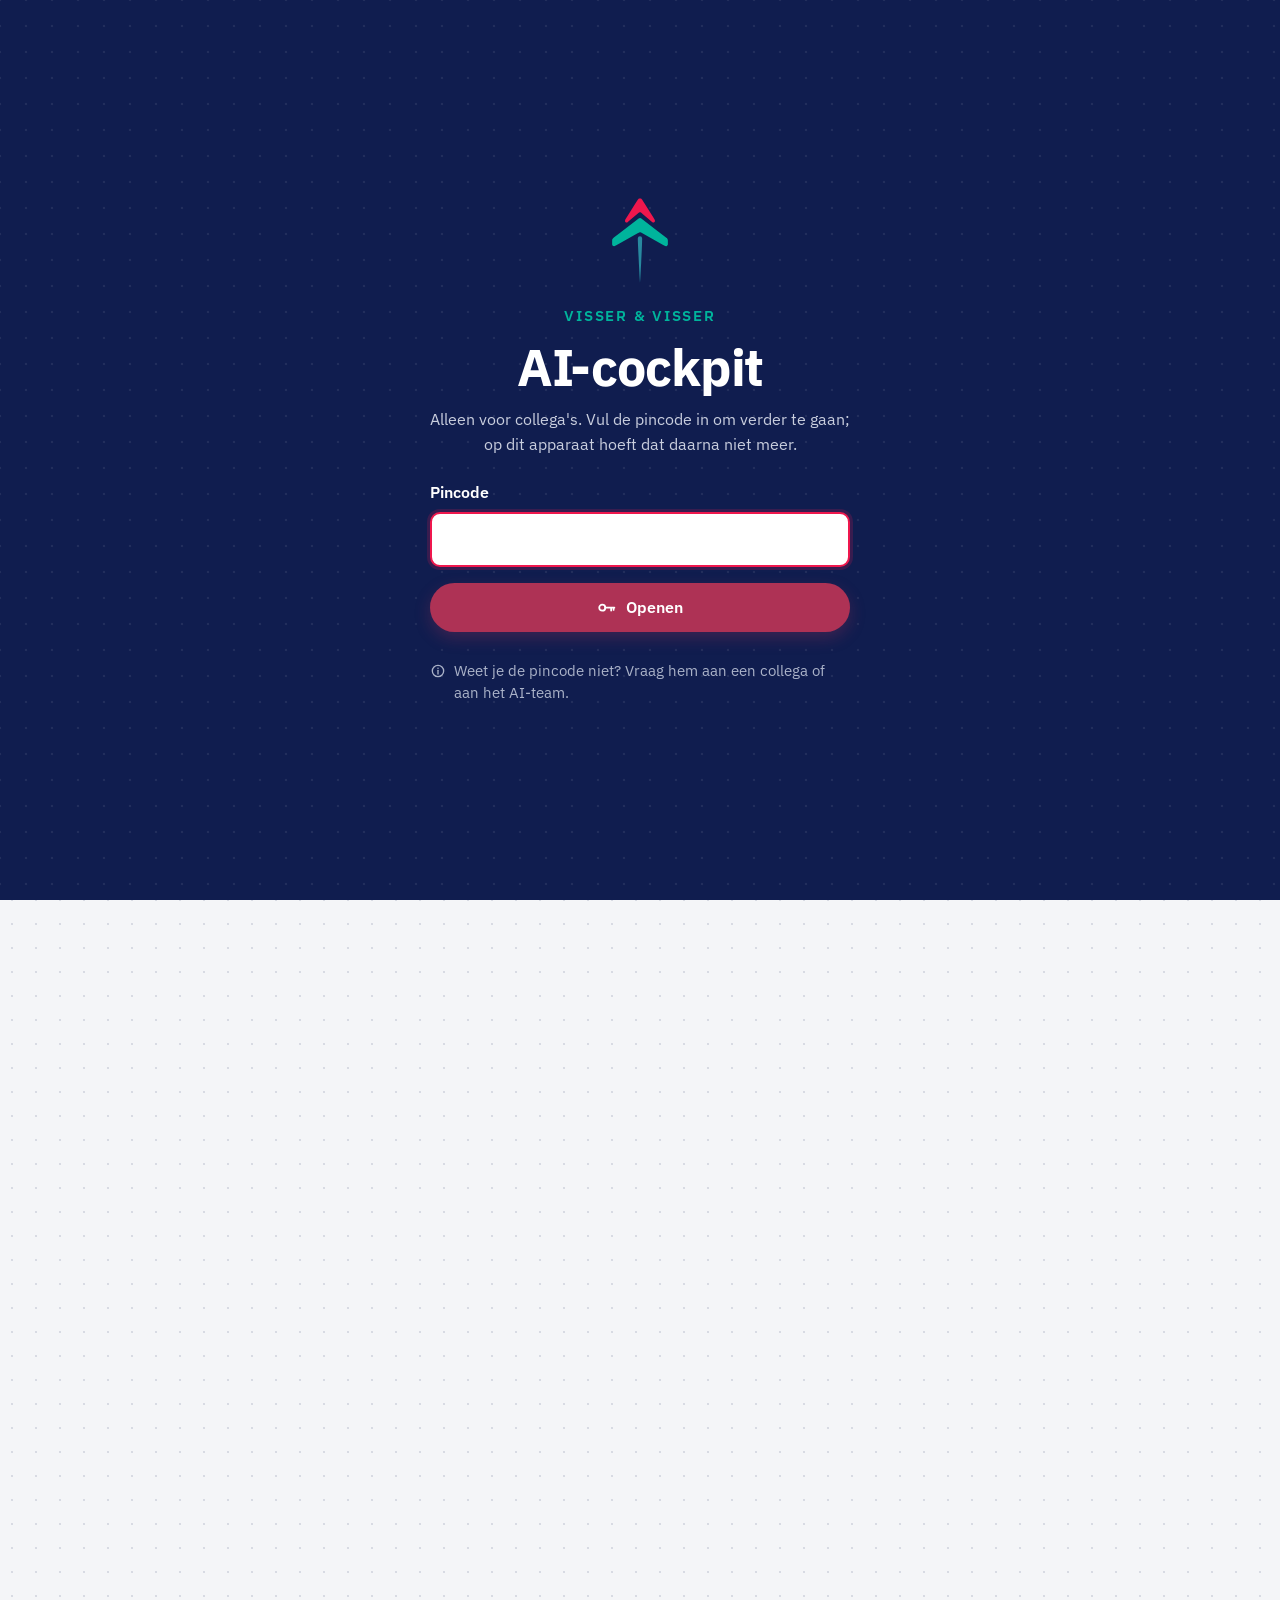
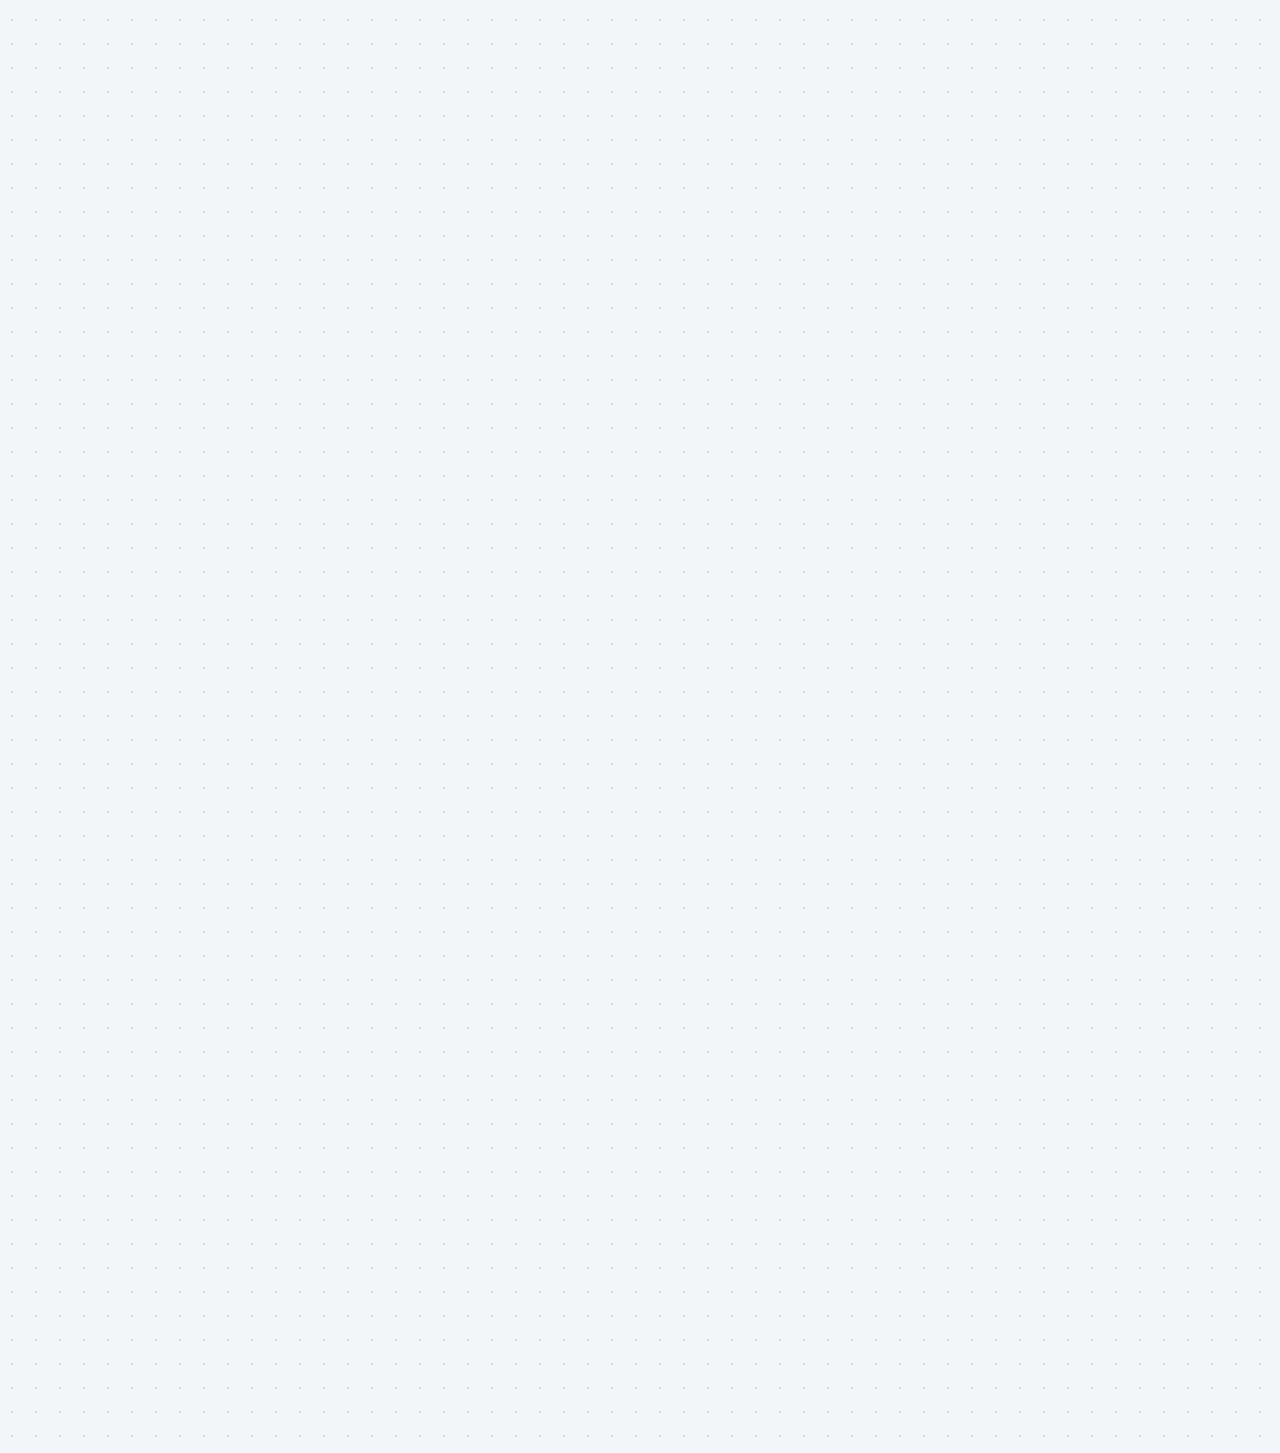
<file: index.html>
<!doctype html>
<html lang="nl" data-theme="licht">
<head>
  <meta charset="utf-8">
  <meta name="viewport" content="width=device-width, initial-scale=1, viewport-fit=cover">
  <!-- Veiligheid: alleen eigen bestanden. De enige verbinding naar buiten is de centrale opslag
       in ons eigen Supabase-project (centralUrl in js/config.js; ander project = ook hier aanpassen);
       demo's draaien in een afgeschermd iframe. -->
  <meta http-equiv="Content-Security-Policy" content="default-src 'self'; script-src 'self'; style-src 'self'; img-src 'self' data: https://czxyhgthbpexxqmudgdu.supabase.co; media-src 'self' https://czxyhgthbpexxqmudgdu.supabase.co; font-src 'self'; connect-src https://czxyhgthbpexxqmudgdu.supabase.co; object-src 'none'; frame-src 'self'; base-uri 'none'; form-action 'none'">
  <meta name="referrer" content="no-referrer">
  <meta name="robots" content="noindex, nofollow">
  <meta name="theme-color" content="#101d4f">
  <title>AI-cockpit Audit</title>
  <link rel="icon" href="assets/branding/favicon.svg" type="image/svg+xml">
  <!-- Alvast verbinding maken met de centrale opslag, en het lettertype ophalen terwijl de rest laadt -->
  <link rel="preconnect" href="https://czxyhgthbpexxqmudgdu.supabase.co" crossorigin>
  <link rel="preload" href="assets/fonts/ibm-plex-sans-latin-variable.woff2" as="font" type="font/woff2" crossorigin>

  <!-- ?v=… achter de eigen bestanden: na een nieuwe versie haalt iedere browser alles opnieuw op
       (nooit een oud bestand naast een nieuw). Ophogen: tools/versie.ps1 (zie README.md). -->

  <!-- Huisstijl en lettertypes (overgenomen van de AI Snackbar), daarna de opmaak van dit platform.
       De opmaak van Beheer (css/admin.css) laadt js/app.js pas als iemand beheert. -->
  <link rel="stylesheet" href="css/variables.css?v=202611201700">
  <link rel="stylesheet" href="css/base.css?v=202611201700">
  <link rel="stylesheet" href="css/audit.css?v=202611201700">
  <link rel="stylesheet" href="css/motion.css?v=202611201700">

  <!-- Vóór de eerste weergave: het gekozen thema (geen witte flits) en een vangnet bij fouten -->
  <script src="js/vroeg.js?v=202611201700"></script>

  <!-- Instellingen en de lijst met disciplines (deze bestanden mag je aanpassen, zie README.md).
       De inhoud in data/ (usecases, prompts, …) laadt js/content.js alleen als de database die niet levert. -->
  <script defer src="js/i18n.js?v=202611201700"></script>
  <script defer src="js/i18n-en.js?v=202611201700"></script>
  <script defer src="js/config.js?v=202611201700"></script>
  <script defer src="data/disciplines.js?v=202611201700"></script>
  <script defer src="data/seizoenen.js?v=202611201700"></script>

  <!-- Applicatie (volgorde is belangrijk). De beheercode (js/rights.js, js/editor.js, js/admin-*.js,
       js/view-admin.js, js/editmode.js) laadt js/app.js pas bij inloggen of op #/beheer. -->
  <script defer src="js/ui.js?v=202611201700"></script>
  <script defer src="js/profile.js?v=202611201700"></script>
  <script defer src="js/kinds.js?v=202611201700"></script>
  <script defer src="js/blocks.js?v=202611201700"></script>
  <script defer src="js/disciplines.js?v=202611201700"></script>
  <script defer src="js/instruments.js?v=202611201700"></script>
  <script defer src="js/content-en.js?v=202611201700"></script>
  <script defer src="js/content.js?v=202611201700"></script>
  <script defer src="js/layout.js?v=202611201700"></script>
  <script defer src="js/central.js?v=202611201700"></script>
  <script defer src="js/account.js?v=202611201700"></script>
  <script defer src="js/brevet.js?v=202611201700"></script>
  <script defer src="js/brevet-data.js?v=202611201700"></script>
  <script defer src="js/brevet-ui.js?v=202611201700"></script>
  <script defer src="js/promises.js?v=202611201700"></script>
  <script defer src="js/tijdwinst.js?v=202611201700"></script>
  <script defer src="js/kickstart.js?v=202611201700"></script>
  <script defer src="js/wrapped.js?v=202611201700"></script>
  <script defer src="js/lock.js?v=202611201700"></script>
  <script defer src="js/prompt-box.js?v=202611201700"></script>
  <script defer src="js/specialist.js?v=202611201700"></script>
  <script defer src="js/agent-test.js?v=202611201700"></script>
  <script defer src="js/search-gaps.js?v=202611201700"></script>
  <script defer src="js/check.js?v=202611201700"></script>
  <script defer src="js/improve.js?v=202611201700"></script>
  <script defer src="js/compass.js?v=202611201700"></script>
  <script defer src="js/radar.js?v=202611201700"></script>
  <script defer src="js/reviews.js?v=202611201700"></script>
  <script defer src="js/player.js?v=202611201700"></script>
  <script defer src="js/view-home.js?v=202611201700"></script>
  <script defer src="js/view-usecases.js?v=202611201700"></script>
  <script defer src="js/view-prompts.js?v=202611201700"></script>
  <script defer src="js/view-tips.js?v=202611201700"></script>
  <script defer src="js/view-trainings.js?v=202611201700"></script>
  <script defer src="js/view-agents.js?v=202611201700"></script>
  <script defer src="js/view-ideas.js?v=202611201700"></script>
  <script defer src="js/opencockpit.js?v=202611201700"></script>
  <script defer src="js/view-search.js?v=202611201700"></script>
  <script defer src="js/view-logbook.js?v=202611201700"></script>
  <script defer src="js/view-profile.js?v=202611201700"></script>
  <script defer src="js/view-builder.js?v=202611201700"></script>
  <script defer src="js/tour.js?v=202611201700"></script>
  <script defer src="js/palette.js?v=202611201700"></script>
  <script defer src="js/motion.js?v=202611201700"></script>
  <script defer src="js/app.js?v=202611201700"></script>
</head>
<body data-view="home">
  <a class="skip-link" href="#main" id="skip-link">Direct naar de inhoud</a>

  <!-- ================= Kopbalk ================= -->
  <header class="topbar on-dark" id="topbar">
    <div class="topbar__inner container">
      <div class="brand-group">
        <!-- De naam is ook de naam van de link (wat je ziet, kun je met spraak aanroepen) -->
        <a class="brand" href="#/" id="brand">
          <span class="brand__mark" aria-hidden="true">
            <img class="brand__logo" src="assets/branding/logo-dark.svg" alt="" width="40" height="40">
          </span>
          <span class="brand__text">
            <span class="brand__title" id="brand-title">AI-cockpit</span><span class="sr-only">, naar de startpagina</span>
          </span>
        </a>

        <!-- Wisselaar tussen de disciplines; de lijst bouwt js/disciplines.js -->
        <div class="switcher" id="switcher">
          <button class="switcher__button" type="button" id="switcher-button" aria-expanded="false" aria-controls="switcher-panel">
            <span class="brand__discipline" id="brand-discipline">Audit</span>
            <svg class="icon switcher__chevron" aria-hidden="true" focusable="false"><use href="#i-chevron-down"></use></svg>
          </button>
          <div class="switcher__panel" id="switcher-panel" hidden></div>
        </div>
      </div>

      <nav class="nav" aria-label="Hoofdmenu">
        <ul class="nav__list" role="list">
          <li><a class="nav__link" href="#/usecases" data-nav="usecases">
            <svg class="icon" aria-hidden="true" focusable="false"><use href="#i-play-circle"></use></svg><span>Usecases</span></a></li>
          <li><a class="nav__link" href="#/prompts" data-nav="prompts">
            <svg class="icon" aria-hidden="true" focusable="false"><use href="#i-chat"></use></svg><span>Prompts</span></a></li>
          <li><a class="nav__link" href="#/tips" data-nav="tips">
            <svg class="icon" aria-hidden="true" focusable="false"><use href="#i-bulb"></use></svg><span>Tips<span class="nav__more"> &amp; tricks</span></span></a></li>
          <li><a class="nav__link" href="#/trainingen" data-nav="trainingen">
            <svg class="icon" aria-hidden="true" focusable="false"><use href="#i-cap"></use></svg><span>Training<span class="nav__tail">en</span></span></a></li>
          <li><a class="nav__link" href="#/agents" data-nav="agents">
            <svg class="icon" aria-hidden="true" focusable="false"><use href="#i-robot"></use></svg><span>Agents<span class="nav__more"> &amp; tools</span></span></a></li>
          <li><a class="nav__link" href="#/ideeen" data-nav="ideeen">
            <svg class="icon" aria-hidden="true" focusable="false"><use href="#i-message-plus"></use></svg><span>Ideeën<span class="nav__tail">hub</span></span></a></li>
        </ul>
      </nav>

      <div class="topbar__actions">
        <a class="btn btn--ghost-dark btn--icon" href="#/zoeken" id="search-button" aria-label="Zoeken">
          <svg class="icon" aria-hidden="true" focusable="false"><use href="#i-search"></use></svg>
        </a>
        <!-- Mijn logboek: je initialen zodra je naam is ingevuld (js/profile.js), met de strepen van je brevet (js/brevet-ui.js) -->
        <a class="btn btn--ghost-dark btn--icon topbar__me" href="#/mijn" id="me-button" data-nav="mijn" aria-label="Mijn logboek" title="Mijn logboek">
          <svg class="icon" aria-hidden="true" focusable="false"><use href="#i-user"></use></svg>
          <span class="topbar__initials" aria-hidden="true" hidden></span>
        </a>
        <button class="btn btn--ghost-dark btn--icon" type="button" id="theme-button" aria-label="Donker thema" title="Donker thema" aria-pressed="false">
          <svg class="icon" aria-hidden="true" focusable="false"><use href="#i-moon"></use></svg>
        </button>
      </div>
    </div>
    <!-- Koersband: het pijltje staat onder de pagina waar je bent (js/instruments.js) -->
    <div class="heading-tape heading-tape--thin" id="topbar-tape" aria-hidden="true"></div>
    <!-- Bewerkbalk voor beheerders: opslaan, publiceren, logboek (js/editor.js) -->
    <div class="admin-bar" id="admin-bar" hidden></div>
  </header>

  <main id="main" tabindex="-1">
    <!-- Iedere pagina (route) wordt hier opgebouwd door js/view-*.js -->
    <div class="view" id="view"><div class="page container"><p class="loading">Inhoud laden…</p></div></div>
  </main>

  <!-- ================= Voet ================= -->
  <footer class="footer on-dark" id="footer">
    <div class="container footer__inner">
      <section class="footer__rules" id="rules-section" aria-labelledby="rules-title">
        <h2 class="footer__title" id="rules-title">
          <svg class="icon" aria-hidden="true" focusable="false"><use href="#i-shield"></use></svg>
          <span id="rules-heading">Vier gouden regels</span>
        </h2>
        <ol class="rules" role="list" id="footer-rules"></ol>
        <!-- Het AI-beleid en 'Mag dit?' (js/app.js, js/check.js) -->
        <div class="footer__policy" id="footer-policy"></div>
      </section>
      <div class="footer__meta">
        <p id="footer-updated"></p>
        <p class="footer__links">
          <span class="footer__slot" id="footer-tour"></span>
          <a class="footer__link" href="#/beheer"><svg class="icon" aria-hidden="true" focusable="false"><use href="#i-settings"></use></svg><span>Beheer</span></a>
        </p>
        <p class="footer__small" id="footer-org"></p>
      </div>
    </div>
  </footer>

  <!-- Meldingen en schermlezers -->
  <div class="toast-region" id="toast-region" role="status" aria-live="polite" popover="manual"></div>
  <div class="sr-only" id="announcer" aria-live="polite" aria-atomic="true"></div>

  <!-- Vangnet als het opstarten mislukt -->
  <div class="fatal" id="fatal" role="alert" hidden>
    <div class="fatal__panel">
      <h2 class="fatal__title">Er ging iets mis</h2>
      <p class="fatal__text">Herlaad de pagina. Blijft dit gebeuren? Laat het weten via de ideeënhub of je AI-aanspreekpunt.</p>
      <p class="fatal__detail" id="fatal-detail"></p>
    </div>
  </div>

  <noscript>
    <div class="fatal">
      <div class="fatal__panel">
        <h2 class="fatal__title">JavaScript staat uit</h2>
        <p class="fatal__text">Dit platform heeft JavaScript nodig. Zet JavaScript aan in de browser en herlaad de pagina.</p>
      </div>
    </div>
  </noscript>

  <!-- ================= Iconen (lokale SVG-sprite) ================= -->
  <svg class="sprite" xmlns="http://www.w3.org/2000/svg" aria-hidden="true" focusable="false" hidden>
    <symbol id="i-play" viewBox="0 0 24 24" fill="currentColor"><path d="M8 5.6v12.8a1.1 1.1 0 0 0 1.7.9l10-6.4a1.1 1.1 0 0 0 0-1.8l-10-6.4A1.1 1.1 0 0 0 8 5.6z"/></symbol>
    <symbol id="i-pause" viewBox="0 0 24 24" fill="currentColor"><rect x="6" y="5" width="4.2" height="14" rx="1.3"/><rect x="13.8" y="5" width="4.2" height="14" rx="1.3"/></symbol>
    <symbol id="i-play-circle" viewBox="0 0 24 24" fill="none" stroke="currentColor" stroke-width="2" stroke-linecap="round" stroke-linejoin="round"><circle cx="12" cy="12" r="8.5"/><path d="M10.2 8.8v6.4l5-3.2z" fill="currentColor"/></symbol>
    <symbol id="i-replay" viewBox="0 0 24 24" fill="none" stroke="currentColor" stroke-width="2" stroke-linecap="round" stroke-linejoin="round"><path d="M3.5 12a8.5 8.5 0 1 0 2.6-6.1L3.5 8.5"/><path d="M3.5 3.5v5h5"/></symbol>
    <symbol id="i-fullscreen" viewBox="0 0 24 24" fill="none" stroke="currentColor" stroke-width="2" stroke-linecap="round" stroke-linejoin="round"><path d="M4 9V5a1 1 0 0 1 1-1h4M15 4h4a1 1 0 0 1 1 1v4M20 15v4a1 1 0 0 1-1 1h-4M9 20H5a1 1 0 0 1-1-1v-4"/></symbol>
    <symbol id="i-arrow-left" viewBox="0 0 24 24" fill="none" stroke="currentColor" stroke-width="2.2" stroke-linecap="round" stroke-linejoin="round"><path d="M19 12H5M11 6l-6 6 6 6"/></symbol>
    <symbol id="i-arrow-right" viewBox="0 0 24 24" fill="none" stroke="currentColor" stroke-width="2.2" stroke-linecap="round" stroke-linejoin="round"><path d="M5 12h14M13 6l6 6-6 6"/></symbol>
    <symbol id="i-arrow-up" viewBox="0 0 24 24" fill="none" stroke="currentColor" stroke-width="2.2" stroke-linecap="round" stroke-linejoin="round"><path d="M12 19V5M6 11l6-6 6 6"/></symbol>
    <symbol id="i-arrow-down" viewBox="0 0 24 24" fill="none" stroke="currentColor" stroke-width="2.2" stroke-linecap="round" stroke-linejoin="round"><path d="M12 5v14M6 13l6 6 6-6"/></symbol>
    <symbol id="i-chevron-down" viewBox="0 0 24 24" fill="none" stroke="currentColor" stroke-width="2.2" stroke-linecap="round" stroke-linejoin="round"><path d="m6 9 6 6 6-6"/></symbol>
    <symbol id="i-search" viewBox="0 0 24 24" fill="none" stroke="currentColor" stroke-width="2.2" stroke-linecap="round" stroke-linejoin="round"><circle cx="11" cy="11" r="6.5"/><path d="m16 16 4.5 4.5"/></symbol>
    <symbol id="i-clock" viewBox="0 0 24 24" fill="none" stroke="currentColor" stroke-width="2" stroke-linecap="round" stroke-linejoin="round"><circle cx="12" cy="12" r="8.5"/><path d="M12 7.5V12l3 2"/></symbol>
    <symbol id="i-copy" viewBox="0 0 24 24" fill="none" stroke="currentColor" stroke-width="2" stroke-linecap="round" stroke-linejoin="round"><rect x="8.5" y="8.5" width="11" height="11" rx="2.5"/><path d="M15.5 8.5V6A1.5 1.5 0 0 0 14 4.5H6A1.5 1.5 0 0 0 4.5 6v8A1.5 1.5 0 0 0 6 15.5h2.5"/></symbol>
    <symbol id="i-check" viewBox="0 0 24 24" fill="none" stroke="currentColor" stroke-width="2.4" stroke-linecap="round" stroke-linejoin="round"><path d="M5 12.5l4.5 4.5L19 7.5"/></symbol>
    <symbol id="i-check-circle" viewBox="0 0 24 24" fill="none" stroke="currentColor" stroke-width="2" stroke-linecap="round" stroke-linejoin="round"><circle cx="12" cy="12" r="8.5"/><path d="M8.2 12.3l2.6 2.6 5-5.3"/></symbol>
    <symbol id="i-info" viewBox="0 0 24 24" fill="none" stroke="currentColor" stroke-width="2" stroke-linecap="round" stroke-linejoin="round"><circle cx="12" cy="12" r="8.5"/><path d="M12 11v5.5"/><circle cx="12" cy="7.8" r="1.1" fill="currentColor" stroke="none"/></symbol>
    <symbol id="i-bulb" viewBox="0 0 24 24" fill="none" stroke="currentColor" stroke-width="2" stroke-linecap="round" stroke-linejoin="round"><path d="M9 17.5h6M10 20.5h4"/><path d="M12 3.5a6 6 0 0 0-3.6 10.8c.7.5 1.1 1.3 1.1 2.2h5c0-.9.4-1.7 1.1-2.2A6 6 0 0 0 12 3.5z"/></symbol>
    <symbol id="i-close" viewBox="0 0 24 24" fill="none" stroke="currentColor" stroke-width="2.2" stroke-linecap="round" stroke-linejoin="round"><path d="M6 6l12 12M18 6 6 18"/></symbol>
    <symbol id="i-sparkle" viewBox="0 0 24 24" fill="none" stroke="currentColor" stroke-width="2" stroke-linecap="round" stroke-linejoin="round"><path d="M12 3.5c.8 5 3.5 7.7 8.5 8.5-5 .8-7.7 3.5-8.5 8.5-.8-5-3.5-7.7-8.5-8.5 5-.8 7.7-3.5 8.5-8.5z"/></symbol>
    <symbol id="i-alert" viewBox="0 0 24 24" fill="none" stroke="currentColor" stroke-width="2" stroke-linecap="round" stroke-linejoin="round"><path d="M10.3 4.6 3.2 17a2 2 0 0 0 1.7 3h14.2a2 2 0 0 0 1.7-3L13.7 4.6a2 2 0 0 0-3.4 0z"/><path d="M12 9.5v4"/><circle cx="12" cy="16.8" r="1" fill="currentColor" stroke="none"/></symbol>
    <symbol id="i-film" viewBox="0 0 24 24" fill="none" stroke="currentColor" stroke-width="2" stroke-linecap="round" stroke-linejoin="round"><rect x="3.5" y="5" width="17" height="14" rx="2.5"/><path d="M7.5 5v14M16.5 5v14M3.5 9.5h4M3.5 14.5h4M16.5 9.5h4M16.5 14.5h4"/></symbol>
    <symbol id="i-grid" viewBox="0 0 24 24" fill="none" stroke="currentColor" stroke-width="2" stroke-linecap="round" stroke-linejoin="round"><rect x="4" y="4" width="7" height="7" rx="1.6"/><rect x="13" y="4" width="7" height="7" rx="1.6"/><rect x="4" y="13" width="7" height="7" rx="1.6"/><rect x="13" y="13" width="7" height="7" rx="1.6"/></symbol>
    <symbol id="i-plane" viewBox="0 0 24 24" fill="currentColor"><path d="M21 15.6v-1.8l-7.6-4.8V4a1.4 1.4 0 0 0-2.8 0v5L3 13.8v1.8l7.6-2.4v4.7l-2 1.5V21l3.4-1 3.4 1v-1.6l-2-1.5v-4.7z"/></symbol>
    <symbol id="i-cloche" viewBox="0 0 24 24" fill="none" stroke="currentColor" stroke-width="2" stroke-linecap="round" stroke-linejoin="round"><path d="M4.5 17a7.5 7.5 0 0 1 15 0z"/><path d="M2.8 17h18.4M12 9.5V8M10.7 8h2.6M7.6 14.3a4.8 4.8 0 0 1 2-2.5"/></symbol>
    <symbol id="i-shield" viewBox="0 0 24 24" fill="none" stroke="currentColor" stroke-width="2" stroke-linecap="round" stroke-linejoin="round"><path d="M12 3.5 5 6v5.5c0 4.3 2.9 7.8 7 9 4.1-1.2 7-4.7 7-9V6z"/><path d="M9 12l2.2 2.2L15.2 10"/></symbol>
    <symbol id="i-settings" viewBox="0 0 24 24" fill="none" stroke="currentColor" stroke-width="2" stroke-linecap="round" stroke-linejoin="round"><path d="M18.79 9.92L21.48 10.5L21.48 13.5L18.79 14.08L18.27 15.33L19.77 17.64L17.64 19.77L15.33 18.27L14.08 18.79L13.5 21.48L10.5 21.48L9.92 18.79L8.67 18.27L6.36 19.77L4.23 17.64L5.73 15.33L5.21 14.08L2.52 13.5L2.52 10.5L5.21 9.92L5.73 8.67L4.23 6.36L6.36 4.23L8.67 5.73L9.92 5.21L10.5 2.52L13.5 2.52L14.08 5.21L15.33 5.73L17.64 4.23L19.77 6.36L18.27 8.67z"/><circle cx="12" cy="12" r="3"/></symbol>
    <symbol id="i-sliders" viewBox="0 0 24 24" fill="none" stroke="currentColor" stroke-width="2" stroke-linecap="round" stroke-linejoin="round"><path d="M4 7h9M19 7h1M4 17h1M11 17h9"/><circle cx="16" cy="7" r="2.5"/><circle cx="8" cy="17" r="2.5"/></symbol>
    <symbol id="i-refresh" viewBox="0 0 24 24" fill="none" stroke="currentColor" stroke-width="2" stroke-linecap="round" stroke-linejoin="round"><path d="M20 12a8 8 0 0 1-14.2 5M4 12a8 8 0 0 1 14.2-5"/><path d="M18.5 3.5V7H15M5.5 20.5V17H9"/></symbol>
    <symbol id="i-trash" viewBox="0 0 24 24" fill="none" stroke="currentColor" stroke-width="2" stroke-linecap="round" stroke-linejoin="round"><path d="M4.5 7h15M10 7V5h4v2M6.5 7l1 12.5A1.5 1.5 0 0 0 9 21h6a1.5 1.5 0 0 0 1.5-1.5l1-12.5"/></symbol>
    <symbol id="i-send" viewBox="0 0 24 24" fill="none" stroke="currentColor" stroke-width="2" stroke-linecap="round" stroke-linejoin="round"><path d="M20.5 3.5 10 14"/><path d="M20.5 3.5 14 20.5l-4-6.5-6.5-4z"/></symbol>
    <symbol id="i-mail" viewBox="0 0 24 24" fill="none" stroke="currentColor" stroke-width="2" stroke-linecap="round" stroke-linejoin="round"><rect x="3" y="5" width="18" height="14" rx="2"/><path d="m4 7 8 6 8-6"/></symbol>
    <symbol id="i-download" viewBox="0 0 24 24" fill="none" stroke="currentColor" stroke-width="2" stroke-linecap="round" stroke-linejoin="round"><path d="M12 4v11"/><path d="m7 10.5 5 5 5-5"/><path d="M5 19.5h14"/></symbol>
    <symbol id="i-key" viewBox="0 0 24 24" fill="none" stroke="currentColor" stroke-width="2.2" stroke-linecap="round" stroke-linejoin="round"><circle cx="6.5" cy="12" r="3.75"/><path d="M10.25 12H21.5M17.5 12v3.5M20.5 12v2.75"/></symbol>
    <symbol id="i-lock" viewBox="0 0 24 24" fill="none" stroke="currentColor" stroke-width="2" stroke-linecap="round" stroke-linejoin="round"><rect x="5" y="10.5" width="14" height="10" rx="2.5"/><path d="M8.5 10.5V7.5a3.5 3.5 0 0 1 7 0v3"/><path d="M12 14.5v2"/></symbol>
    <symbol id="i-chat" viewBox="0 0 24 24" fill="none" stroke="currentColor" stroke-width="2" stroke-linecap="round" stroke-linejoin="round"><path d="M5 5.5h14a1.5 1.5 0 0 1 1.5 1.5v8.5A1.5 1.5 0 0 1 19 17H11l-4.5 3.5V17H5a1.5 1.5 0 0 1-1.5-1.5V7A1.5 1.5 0 0 1 5 5.5z"/><path d="M8 10h8M8 13.2h5"/></symbol>
    <symbol id="i-message-plus" viewBox="0 0 24 24" fill="none" stroke="currentColor" stroke-width="2" stroke-linecap="round" stroke-linejoin="round"><path d="M5 4.5h14A1.5 1.5 0 0 1 20.5 6v9A1.5 1.5 0 0 1 19 16.5h-7.5L7 20v-3.5H5A1.5 1.5 0 0 1 3.5 15V6A1.5 1.5 0 0 1 5 4.5z"/><path d="M12 7.8v5.4M9.3 10.5h5.4"/></symbol>
    <symbol id="i-question" viewBox="0 0 24 24" fill="none" stroke="currentColor" stroke-width="2" stroke-linecap="round" stroke-linejoin="round"><circle cx="12" cy="12" r="8.5"/><path d="M9.6 9.4a2.5 2.5 0 0 1 4.8.9c0 1.7-2.4 2.2-2.4 3.7"/><circle cx="12" cy="17" r="1" fill="currentColor" stroke="none"/></symbol>
    <symbol id="i-flag" viewBox="0 0 24 24" fill="none" stroke="currentColor" stroke-width="2" stroke-linecap="round" stroke-linejoin="round"><path d="M5.5 21V4.5"/><path d="M5.5 4.5h11l-2 4 2 4h-11"/></symbol>
    <symbol id="i-gift" viewBox="0 0 24 24" fill="none" stroke="currentColor" stroke-width="2" stroke-linecap="round" stroke-linejoin="round"><rect x="4" y="9" width="16" height="11" rx="1.5"/><path d="M3 9h18M12 9v11"/><path d="M12 9c-1.5-3.5-5-4-5-1.8C7 9 12 9 12 9zM12 9c1.5-3.5 5-4 5-1.8C17 9 12 9 12 9z"/></symbol>
    <symbol id="i-star" viewBox="0 0 24 24" fill="none" stroke="currentColor" stroke-width="2" stroke-linecap="round" stroke-linejoin="round"><path d="m12 3.8 2.5 5.1 5.6.8-4 3.9 1 5.6-5.1-2.6-5 2.6.9-5.6-4-3.9 5.6-.8z"/></symbol>
    <symbol id="i-star-filled" viewBox="0 0 24 24" fill="currentColor" stroke="currentColor" stroke-width="2" stroke-linejoin="round"><path d="m12 3.8 2.5 5.1 5.6.8-4 3.9 1 5.6-5.1-2.6-5 2.6.9-5.6-4-3.9 5.6-.8z"/></symbol>
    <symbol id="i-bookmark" viewBox="0 0 24 24" fill="none" stroke="currentColor" stroke-width="2" stroke-linecap="round" stroke-linejoin="round"><path d="M6.5 3.5h11a1 1 0 0 1 1 1v16l-6.5-4.6-6.5 4.6v-16a1 1 0 0 1 1-1z"/></symbol>
    <symbol id="i-bookmark-filled" viewBox="0 0 24 24" fill="currentColor" stroke="currentColor" stroke-width="2" stroke-linejoin="round"><path d="M6.5 3.5h11a1 1 0 0 1 1 1v16l-6.5-4.6-6.5 4.6v-16a1 1 0 0 1 1-1z"/></symbol>
    <symbol id="i-plus" viewBox="0 0 24 24" fill="none" stroke="currentColor" stroke-width="2.2" stroke-linecap="round"><path d="M12 5v14M5 12h14"/></symbol>
    <symbol id="i-grip" viewBox="0 0 24 24" fill="currentColor"><circle cx="9" cy="6" r="1.5"/><circle cx="15" cy="6" r="1.5"/><circle cx="9" cy="12" r="1.5"/><circle cx="15" cy="12" r="1.5"/><circle cx="9" cy="18" r="1.5"/><circle cx="15" cy="18" r="1.5"/></symbol>
    <symbol id="i-upload" viewBox="0 0 24 24" fill="none" stroke="currentColor" stroke-width="2" stroke-linecap="round" stroke-linejoin="round"><path d="M12 15.5v-11M7.5 9 12 4.5 16.5 9"/><path d="M4.5 15v3a1.5 1.5 0 0 0 1.5 1.5h12a1.5 1.5 0 0 0 1.5-1.5v-3"/></symbol>
    <symbol id="i-image" viewBox="0 0 24 24" fill="none" stroke="currentColor" stroke-width="2" stroke-linecap="round" stroke-linejoin="round"><rect x="3.5" y="4.5" width="17" height="15" rx="2.5"/><circle cx="9" cy="10" r="1.8"/><path d="m20.5 16-5-5-8.5 8.5"/></symbol>
    <symbol id="i-thumb" viewBox="0 0 24 24" fill="none" stroke="currentColor" stroke-width="2" stroke-linecap="round" stroke-linejoin="round"><path d="M7.5 10.5v9h-3v-9zM7.5 10.5l4-7c1.6 0 2.6 1.1 2.3 2.7l-.6 3.3h5.6a2 2 0 0 1 2 2.3l-1.1 6.4a2 2 0 0 1-2 1.8H7.5"/></symbol>
    <symbol id="i-sun" viewBox="0 0 24 24" fill="none" stroke="currentColor" stroke-width="2" stroke-linecap="round" stroke-linejoin="round"><circle cx="12" cy="12" r="4"/><path d="M12 2.5v2M12 19.5v2M2.5 12h2M19.5 12h2M5.3 5.3l1.4 1.4M17.3 17.3l1.4 1.4M5.3 18.7l1.4-1.4M17.3 6.7l1.4-1.4"/></symbol>
    <symbol id="i-moon" viewBox="0 0 24 24" fill="none" stroke="currentColor" stroke-width="2" stroke-linecap="round" stroke-linejoin="round"><path d="M19.5 14.5A8 8 0 0 1 9.5 4.5a8 8 0 1 0 10 10z"/></symbol>
    <symbol id="i-link" viewBox="0 0 24 24" fill="none" stroke="currentColor" stroke-width="2" stroke-linecap="round" stroke-linejoin="round"><path d="M10 14a4 4 0 0 0 5.7 0l3-3a4 4 0 0 0-5.7-5.7l-1 1"/><path d="M14 10a4 4 0 0 0-5.7 0l-3 3a4 4 0 0 0 5.7 5.7l1-1"/></symbol>
    <symbol id="i-map-pin" viewBox="0 0 24 24" fill="none" stroke="currentColor" stroke-width="2" stroke-linecap="round" stroke-linejoin="round"><path d="M12 21s-6.5-5.6-6.5-11a6.5 6.5 0 0 1 13 0c0 5.4-6.5 11-6.5 11z"/><circle cx="12" cy="10" r="2.4"/></symbol>
    <symbol id="i-calendar" viewBox="0 0 24 24" fill="none" stroke="currentColor" stroke-width="2" stroke-linecap="round" stroke-linejoin="round"><rect x="3.5" y="5" width="17" height="15.5" rx="2.5"/><path d="M3.5 10h17M8 3v4M16 3v4"/></symbol>
    <symbol id="i-calendar-clock" viewBox="0 0 24 24" fill="none" stroke="currentColor" stroke-width="2" stroke-linecap="round" stroke-linejoin="round"><path d="M11 20.5H6a2.5 2.5 0 0 1-2.5-2.5V7.5A2.5 2.5 0 0 1 6 5h12a2.5 2.5 0 0 1 2.5 2.5V10M3.5 10h17M8 3v4M16 3v4"/><circle cx="17" cy="17" r="4"/><path d="M17 15.2V17l1.2.9"/></symbol>
    <symbol id="i-user" viewBox="0 0 24 24" fill="none" stroke="currentColor" stroke-width="2" stroke-linecap="round" stroke-linejoin="round"><circle cx="12" cy="8.5" r="3.6"/><path d="M5 20a7 7 0 0 1 14 0"/></symbol>
    <symbol id="i-compass" viewBox="0 0 24 24" fill="none" stroke="currentColor" stroke-width="2" stroke-linecap="round" stroke-linejoin="round"><circle cx="12" cy="12" r="8.5"/><path d="m15.5 8.5-2 5-5 2 2-5z"/></symbol>
    <symbol id="i-radar" viewBox="0 0 24 24" fill="none" stroke="currentColor" stroke-width="2" stroke-linecap="round" stroke-linejoin="round"><path d="M20.5 12A8.5 8.5 0 1 1 12 3.5"/><path d="M16.5 12A4.5 4.5 0 1 1 12 7.5"/><path d="M12 12l6-6"/><circle cx="17.5" cy="15.5" r="1.3" fill="currentColor" stroke="none"/></symbol>
    <symbol id="i-blocks" viewBox="0 0 24 24" fill="none" stroke="currentColor" stroke-width="2" stroke-linecap="round" stroke-linejoin="round"><rect x="3.5" y="13" width="7" height="7" rx="1.5"/><rect x="13.5" y="13" width="7" height="7" rx="1.5"/><rect x="8.5" y="4" width="7" height="7" rx="1.5"/></symbol>
    <symbol id="i-command" viewBox="0 0 24 24" fill="none" stroke="currentColor" stroke-width="2" stroke-linecap="round" stroke-linejoin="round"><path d="M9 6.5A2.5 2.5 0 1 0 6.5 9H17.5A2.5 2.5 0 1 0 15 6.5v11a2.5 2.5 0 1 0 2.5-2.5h-11A2.5 2.5 0 1 0 9 17.5z"/></symbol>
    <symbol id="i-users" viewBox="0 0 24 24" fill="none" stroke="currentColor" stroke-width="2" stroke-linecap="round" stroke-linejoin="round"><circle cx="9" cy="8.5" r="3"/><path d="M3.5 19a5.5 5.5 0 0 1 11 0"/><path d="M15.5 5.8a3 3 0 0 1 0 5.4M17.5 14.2a5.5 5.5 0 0 1 3 4.8"/></symbol>
    <symbol id="i-document" viewBox="0 0 24 24" fill="none" stroke="currentColor" stroke-width="2" stroke-linecap="round" stroke-linejoin="round"><path d="M6.5 3.5h7l4.5 4.5v11a1.5 1.5 0 0 1-1.5 1.5h-10A1.5 1.5 0 0 1 5 19V5a1.5 1.5 0 0 1 1.5-1.5z"/><path d="M13.5 3.5V8H18M8.5 12.5h7M8.5 16h5"/></symbol>
    <symbol id="i-table" viewBox="0 0 24 24" fill="none" stroke="currentColor" stroke-width="2" stroke-linecap="round" stroke-linejoin="round"><rect x="3.5" y="4.5" width="17" height="15" rx="2"/><path d="M3.5 9.5h17M3.5 14.5h17M9.5 9.5v10"/></symbol>
    <symbol id="i-chart" viewBox="0 0 24 24" fill="none" stroke="currentColor" stroke-width="2" stroke-linecap="round" stroke-linejoin="round"><path d="M4 4v16h16"/><path d="M8 15.5v-4M12 15.5V8M16 15.5v-6"/></symbol>
    <symbol id="i-checklist" viewBox="0 0 24 24" fill="none" stroke="currentColor" stroke-width="2" stroke-linecap="round" stroke-linejoin="round"><path d="m4 6.5 1.5 1.5L8.5 5M4 12.5 5.5 14l3-3M4 18.5 5.5 20l3-3"/><path d="M11.5 7h8.5M11.5 13h8.5M11.5 19h8.5"/></symbol>
    <symbol id="i-flask" viewBox="0 0 24 24" fill="none" stroke="currentColor" stroke-width="2" stroke-linecap="round" stroke-linejoin="round"><path d="M9 3h6M10 3v6.5L4.6 18.4A1.7 1.7 0 0 0 6.1 21h11.8a1.7 1.7 0 0 0 1.5-2.6L14 9.5V3"/><path d="M7.3 15h9.4"/></symbol>
    <symbol id="i-flow" viewBox="0 0 24 24" fill="none" stroke="currentColor" stroke-width="2" stroke-linecap="round" stroke-linejoin="round"><rect x="3" y="3.5" width="7" height="5" rx="1.5"/><rect x="14" y="15.5" width="7" height="5" rx="1.5"/><path d="M6.5 8.5v4a2 2 0 0 0 2 2h7.5M13.5 12l2.5 2.5-2.5 2.5"/></symbol>
    <symbol id="i-magnifier-doc" viewBox="0 0 24 24" fill="none" stroke="currentColor" stroke-width="2" stroke-linecap="round" stroke-linejoin="round"><path d="M11 20.5H6.5A1.5 1.5 0 0 1 5 19V5a1.5 1.5 0 0 1 1.5-1.5h7L18 8v2.5"/><path d="M13.5 3.5V8H18"/><circle cx="16" cy="16" r="3"/><path d="m18.2 18.2 2.3 2.3"/></symbol>
    <symbol id="i-pen" viewBox="0 0 24 24" fill="none" stroke="currentColor" stroke-width="2" stroke-linecap="round" stroke-linejoin="round"><path d="M4 20l1-4.5L15.5 5a2.1 2.1 0 0 1 3 3L8 18.5z"/><path d="M13.5 7l3 3"/></symbol>
    <symbol id="i-mic" viewBox="0 0 24 24" fill="none" stroke="currentColor" stroke-width="2" stroke-linecap="round" stroke-linejoin="round"><rect x="9" y="3.5" width="6" height="11" rx="3"/><path d="M5.5 11.5a6.5 6.5 0 0 0 13 0M12 18v2.5"/></symbol>
    <symbol id="i-robot" viewBox="0 0 24 24" fill="none" stroke="currentColor" stroke-width="2" stroke-linecap="round" stroke-linejoin="round"><rect x="4.5" y="8" width="15" height="11" rx="3"/><path d="M12 8V4.5M9.5 13h.01M14.5 13h.01M9.5 16h5"/><circle cx="12" cy="4" r="1" fill="currentColor" stroke="none"/></symbol>
    <symbol id="i-book" viewBox="0 0 24 24" fill="none" stroke="currentColor" stroke-width="2" stroke-linecap="round" stroke-linejoin="round"><path d="M4.5 5.5A2 2 0 0 1 6.5 3.5H19v14H6.5a2 2 0 0 0-2 2z"/><path d="M4.5 19.5a2 2 0 0 0 2 2H19v-4"/></symbol>
    <symbol id="i-logout" viewBox="0 0 24 24" fill="none" stroke="currentColor" stroke-width="2" stroke-linecap="round" stroke-linejoin="round"><path d="M14 4.5h4a1.5 1.5 0 0 1 1.5 1.5v12a1.5 1.5 0 0 1-1.5 1.5h-4"/><path d="M10 16.5 5.5 12 10 7.5M5.5 12H15"/></symbol>
    <symbol id="i-eye" viewBox="0 0 24 24" fill="none" stroke="currentColor" stroke-width="2" stroke-linecap="round" stroke-linejoin="round"><path d="M2.5 12S6 5.5 12 5.5 21.5 12 21.5 12 18 18.5 12 18.5 2.5 12 2.5 12z"/><circle cx="12" cy="12" r="3"/></symbol>
    <symbol id="i-wand" viewBox="0 0 24 24" fill="none" stroke="currentColor" stroke-width="2" stroke-linecap="round" stroke-linejoin="round"><path d="m4 20 11-11M13 7l4 4"/><path d="M17.5 3v3M16 4.5h3M20.5 9v2M19.5 10h2M9 3.5v2M8 4.5h2"/></symbol>
    <symbol id="i-cap" viewBox="0 0 24 24" fill="none" stroke="currentColor" stroke-width="2" stroke-linecap="round" stroke-linejoin="round"><path d="M2.5 9 12 4.5 21.5 9 12 13.5z"/><path d="M6.5 11v4.5c0 1.4 2.5 3 5.5 3s5.5-1.6 5.5-3V11M21.5 9v5"/></symbol>
    <symbol id="i-external" viewBox="0 0 24 24" fill="none" stroke="currentColor" stroke-width="2" stroke-linecap="round" stroke-linejoin="round"><path d="M14 4.5h5.5V10M19.5 4.5 11 13"/><path d="M18 14v4.5a1.5 1.5 0 0 1-1.5 1.5h-11A1.5 1.5 0 0 1 4 18.5v-11A1.5 1.5 0 0 1 5.5 6H10"/></symbol>
    <symbol id="i-pencil-line" viewBox="0 0 24 24" fill="none" stroke="currentColor" stroke-width="2" stroke-linecap="round" stroke-linejoin="round"><path d="M12 20.5h8.5M4 20.5l1-4L15.5 6a2.1 2.1 0 0 1 3 3L8 19.5z"/></symbol>
    <symbol id="i-globe" viewBox="0 0 24 24" fill="none" stroke="currentColor" stroke-width="2" stroke-linecap="round" stroke-linejoin="round"><circle cx="12" cy="12" r="8.5"/><path d="M3.5 12h17M12 3.5c2.3 2.4 3.5 5.3 3.5 8.5s-1.2 6.1-3.5 8.5c-2.3-2.4-3.5-5.3-3.5-8.5s1.2-6.1 3.5-8.5z"/></symbol>
    <symbol id="i-layers" viewBox="0 0 24 24" fill="none" stroke="currentColor" stroke-width="2" stroke-linecap="round" stroke-linejoin="round"><path d="M12 3.5 3 8l9 4.5L21 8z"/><path d="m3 12 9 4.5 9-4.5M3 16l9 4.5 9-4.5"/></symbol>
  </svg>
</body>
</html>
</file>
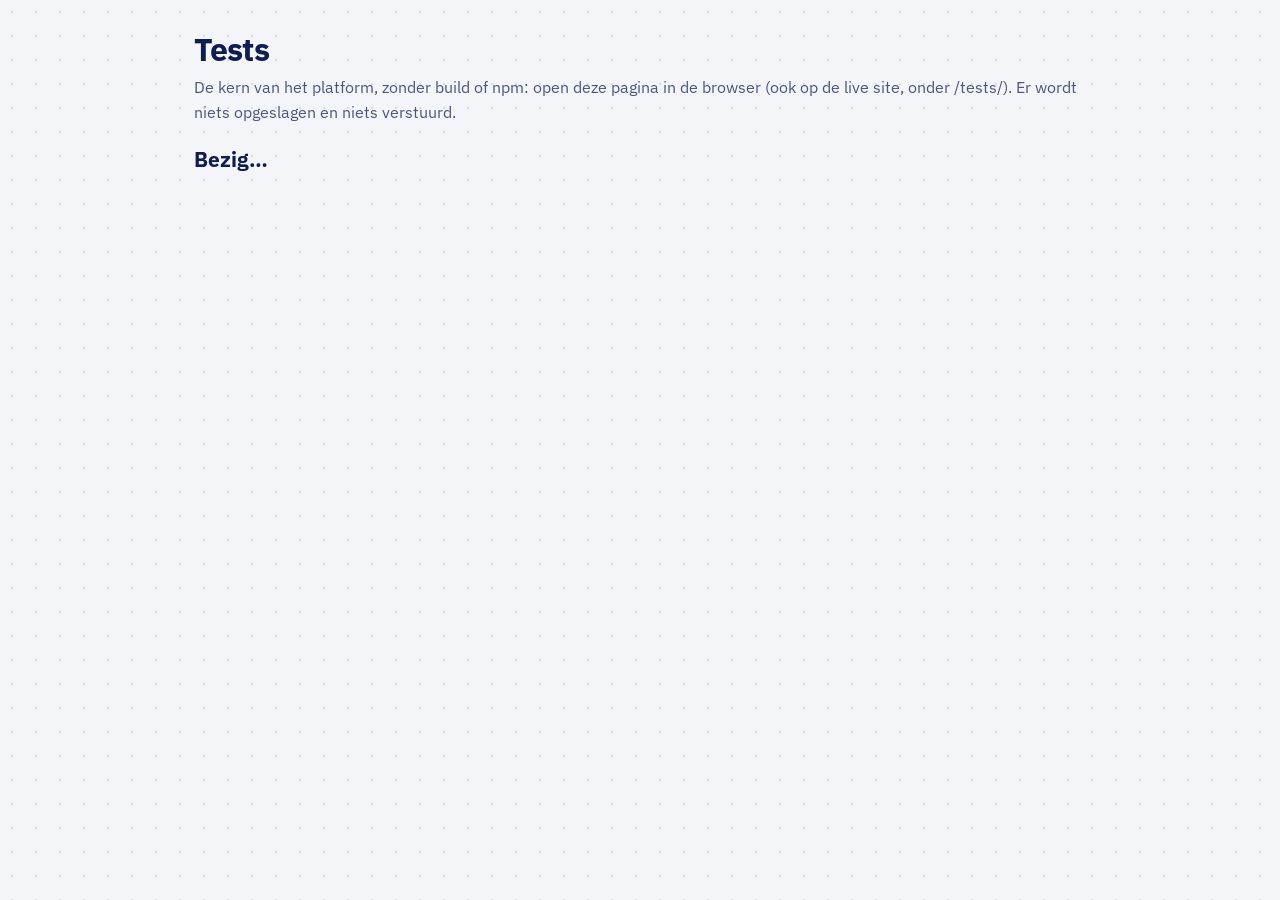
<file: tests/index.html>
<!doctype html>
<html lang="nl">
<head>
  <meta charset="utf-8">
  <meta name="viewport" content="width=device-width, initial-scale=1">
  <!-- Geen netwerk: de verzoeken naar Supabase worden in de tests nagebootst -->
  <meta http-equiv="Content-Security-Policy" content="default-src 'self'; script-src 'self'; style-src 'self'; img-src 'self' data:; connect-src 'none'; base-uri 'none'; form-action 'none'">
  <meta name="robots" content="noindex">
  <title>Tests · AI-cockpit Audit</title>
  <link rel="stylesheet" href="../css/variables.css">
  <link rel="stylesheet" href="../css/base.css">
  <link rel="stylesheet" href="tests.css">
</head>
<body>
  <main class="tests container">
    <h1>Tests</h1>
    <p class="tests__lead">De kern van het platform, zonder build of npm: open deze pagina in de browser (ook op de live site, onder /tests/). Er wordt niets opgeslagen en niets verstuurd.</p>
    <p class="tests__summary" id="summary" role="status">Bezig…</p>
    <ol class="tests__list" id="results"></ol>
  </main>

  <!-- De modules die getest worden, in dezelfde volgorde als in index.html -->
  <script src="../js/config.js"></script>
  <script src="../js/i18n.js"></script>
  <script src="../js/i18n-en.js"></script>
  <script src="../data/disciplines.js"></script>
  <script src="../data/seizoenen.js"></script>
  <script src="../js/ui.js"></script>
  <script src="../js/profile.js"></script>
  <script src="../js/kinds.js"></script>
  <script src="../js/blocks.js"></script>
  <script src="../js/content-en.js"></script>
  <script src="../js/content.js"></script>
  <script src="../js/central.js"></script>
  <script src="../js/account.js"></script>
  <script src="../js/brevet.js"></script>
  <script src="../js/brevet-data.js"></script>
  <script src="../js/promises.js"></script>
  <script src="../js/tijdwinst.js"></script>
  <script src="../js/kickstart.js"></script>
  <script src="../js/wrapped.js"></script>
  <script src="../js/admin-saves.js"></script>
  <script src="../js/admin-launch.js"></script>
  <script src="../js/admin-naslag.js"></script>
  <script src="../js/admin-english.js"></script>
  <script src="../js/admin-wrapped.js"></script>
  <script src="../js/admin-onderhoud.js"></script>
  <script src="../js/lock.js"></script>
  <script src="../js/compass.js"></script>
  <script src="../js/check.js"></script>
  <script src="../js/specialist.js"></script>
  <script src="../js/agent-test.js"></script>
  <script src="../js/search-gaps.js"></script>
  <script src="../js/improve.js"></script>
  <script src="../js/view-builder.js"></script>
  <script src="../js/view-agents.js"></script>
  <script src="../js/admin-kit.js"></script>
  <script src="../js/admin-opencockpit.js"></script>
  <script src="../js/admin-dashboard.js"></script>
  <script src="../js/admin-toc.js"></script>
  <script src="../js/rights.js"></script>
  <script src="../js/editor.js"></script>
  <script src="../js/admin-sheets.js"></script>
  <script src="../js/admin-chart.js"></script>
  <script src="../js/admin-copilot.js"></script>
  <script src="../js/admin-goals.js"></script>
  <script src="../js/admin-portfolio.js"></script>
  <script src="../js/admin-overview.js"></script>
  <script src="../js/view-ideas.js"></script>
  <script src="../js/opencockpit.js"></script>
  <script src="../data/voorbeelden/accountancy.js"></script>
  <script src="fixture-copilot.js"></script>
  <script src="tests.js"></script>
</body>
</html>
</file>
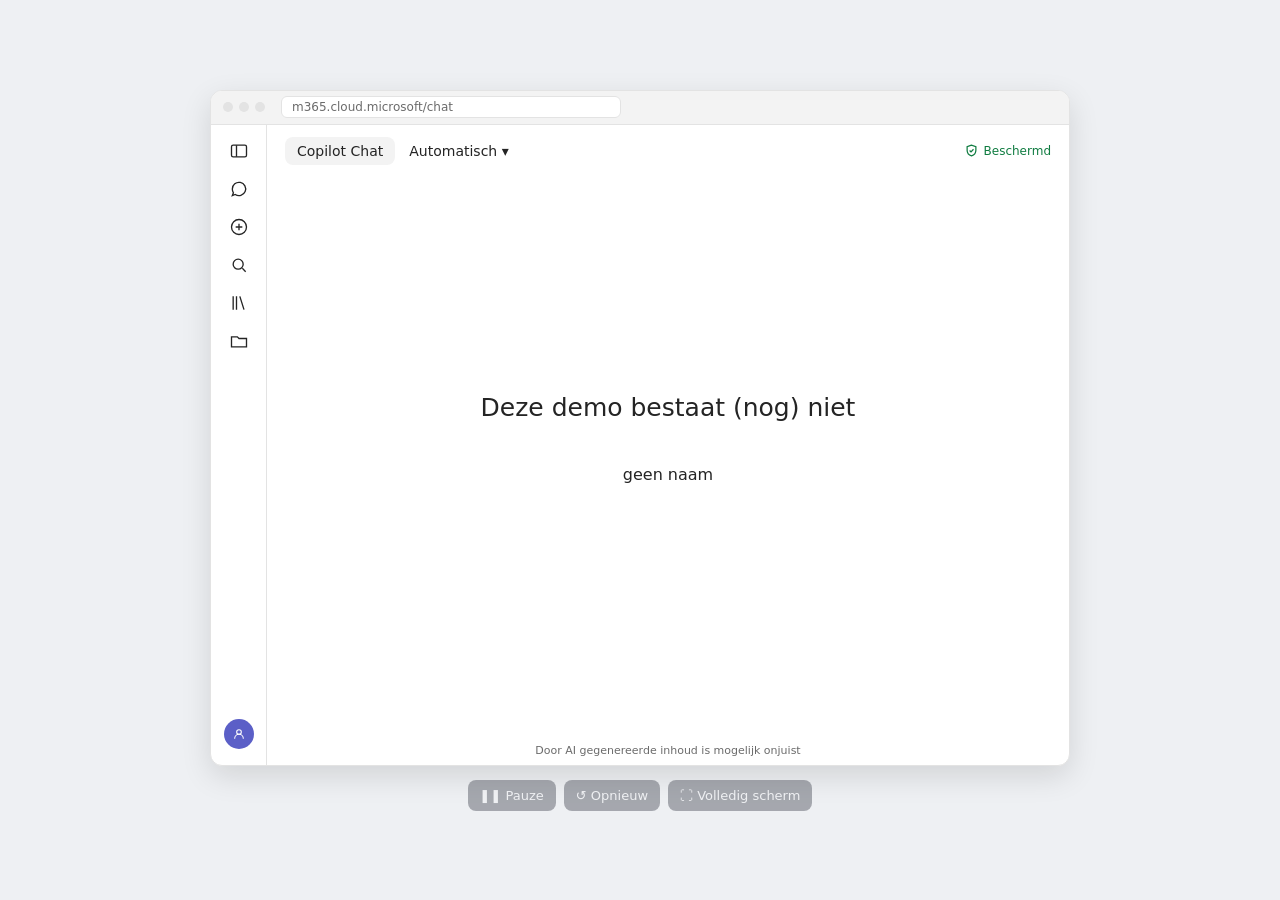
<file: demos/player.html>
<!doctype html>
<html lang="nl">
<head>
<meta charset="utf-8">
<meta name="viewport" content="width=device-width, initial-scale=1">
<meta name="robots" content="noindex, nofollow">
<title>Copilot-demo (fictief)</title>
<!--
  AI Cockpit Audit: nagespeelde Copilot-demo. Welke demo? Het deel na de #
  (bijv. player.html#risicoanalyse). De gesprekken staan in demos/scripts.js.
  Alle namen, bedragen en organisaties zijn verzonnen.

  Los geopend werkt de demo zelfstandig (startknop, pauze, opnieuw).
  In het platform draait hij afgeschermd in een iframe en praat hij via
  postMessage met de speler (js/player.js):
    demo  -> pagina : { source: 'ai-snackbar-demo', event: 'ready' | 'playing' | 'paused' | 'ended' | 'activity' }
    pagina -> demo  : { source: 'ai-snackbar', command: 'play' | 'pause' | 'restart' }
-->
<link rel="stylesheet" href="demo.css">
<script defer src="scripts.js"></script>
<script defer src="engine.js"></script>
</head>
<body>
<div class="frame">
  <div class="chrome"><i></i><i></i><i></i><span id="url">m365.cloud.microsoft/chat</span></div>
  <div class="app" id="app">
    <nav class="rail" aria-hidden="true">
      <svg viewBox="0 0 24 24"><rect x="3" y="5" width="18" height="14" rx="2"/><path d="M9 5v14"/></svg>
      <svg viewBox="0 0 24 24"><path d="M4 12a8 8 0 1 1 3.5 6.6L4 20l1.3-3.4A8 8 0 0 1 4 12z"/></svg>
      <svg viewBox="0 0 24 24"><circle cx="12" cy="12" r="9"/><path d="M12 8v8M8 12h8"/></svg>
      <svg viewBox="0 0 24 24"><circle cx="11" cy="11" r="6"/><path d="M16 16l4 4"/></svg>
      <svg viewBox="0 0 24 24"><path d="M5 4v16M9 4v16M13 4l5 16"/></svg>
      <svg viewBox="0 0 24 24"><path d="M3 7h7l2 2h9v10H3z"/></svg>
      <div class="avatar"><svg viewBox="0 0 24 24"><circle cx="12" cy="9" r="3.5"/><path d="M5.5 19a6.5 6.5 0 0 1 13 0"/></svg></div>
    </nav>
    <div class="main">
      <div class="top"><span class="pill" id="mode">Copilot Chat</span><span id="model">Automatisch ▾</span><span class="shield" title="Zakelijke databescherming"><svg viewBox="0 0 24 24" fill="none" stroke="currentColor" stroke-width="2"><path d="M12 3.5 5 6v5.5c0 4.3 2.9 7.8 7 9 4.1-1.2 7-4.7 7-9V6z"/><path d="M9 12l2.2 2.2L15.2 10"/></svg><span>Beschermd</span></span></div>
      <div class="convo" id="convo"></div>
      <div class="dock" id="dock"></div>
      <div class="disc">Door AI gegenereerde inhoud is mogelijk onjuist</div>
    </div>
    <div class="cursor" id="cursor"><svg viewBox="0 0 24 24"><path d="M4 2l16 11-7 1.2 4 7.3-2.8 1.5-4-7.4L4 20z" fill="#fff" stroke="#111" stroke-width="1.3" stroke-linejoin="round"/></svg></div>
  </div>
</div>
<div class="controls">
  <button id="pause" type="button">❚❚ Pauze</button>
  <button id="restart" type="button">↺ Opnieuw</button>
  <button id="fs" type="button">⛶ Volledig scherm</button>
</div>
</body>
</html>
</file>
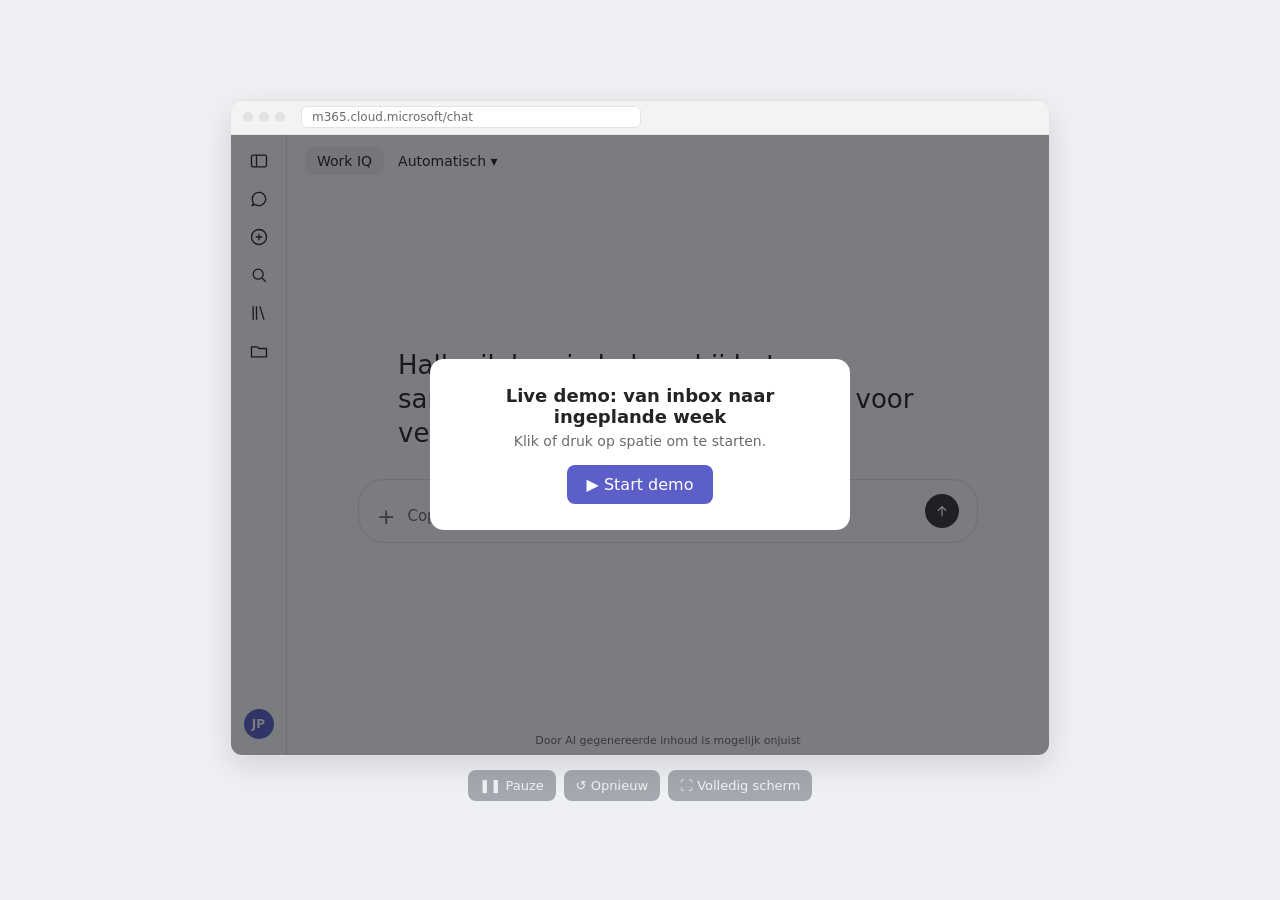
<file: assets/demos/snack-01.html>
<!DOCTYPE html>
<html lang="nl">
<head>
<meta charset="utf-8">
<meta name="viewport" content="width=device-width, initial-scale=1">
<title>Copilot demo (fictief)</title>
<!--
  AI Snackbar: HTML-demo voor snack 1 ("Van inbox naar weekplanning").
  Alle namen en organisaties zijn verzonnen.

  Los geopend werkt de demo zelfstandig (startknop, pauze, opnieuw).
  In de snackbar draait hij afgeschermd in een iframe en praat hij via
  postMessage met de speler (zie docs/CONTENT-GUIDE.md, "HTML-demo's"):
    demo  -> app : { source: 'ai-snackbar-demo', event: 'ready' | 'playing' | 'paused' | 'ended' | 'activity' }
    app -> demo  : { source: 'ai-snackbar', command: 'play' | 'pause' | 'restart' }
-->
<style>
:root{--bg:#eef0f3;--app:#fff;--ink:#242424;--muted:#6b6b6b;--line:#e3e3e3;--soft:#f3f3f3;--accent:#5b5fc7;--dark:#333;--ctl:#1f2330;--ctlink:#f4f4f6}
@media (prefers-color-scheme:dark){:root:not([data-theme="light"]){--bg:#15171c;--app:#1f1f1f;--ink:#ececec;--muted:#a0a0a0;--line:#383838;--soft:#2a2a2a;--accent:#8b8ff0;--dark:#e6e6e6;--ctl:#0c0d11}}
:root[data-theme="dark"]{--bg:#15171c;--app:#1f1f1f;--ink:#ececec;--muted:#a0a0a0;--line:#383838;--soft:#2a2a2a;--accent:#8b8ff0;--dark:#e6e6e6;--ctl:#0c0d11}
*{box-sizing:border-box}
body{margin:0;background:var(--bg);color:var(--ink);font-family:"Segoe UI",system-ui,-apple-system,sans-serif;display:flex;flex-direction:column;align-items:center;justify-content:center;min-height:100vh;padding:24px 16px}
.frame{width:100%;max-width:820px;background:var(--app);border:1px solid var(--line);border-radius:12px;overflow:hidden;box-shadow:0 10px 30px rgba(0,0,0,.12)}
.chrome{height:34px;background:var(--soft);border-bottom:1px solid var(--line);display:flex;align-items:center;gap:6px;padding:0 12px;font-size:12px;color:var(--muted)}
.chrome i{width:10px;height:10px;border-radius:50%;background:var(--line);display:inline-block}
.chrome span{margin-left:10px;background:var(--app);border:1px solid var(--line);border-radius:6px;padding:3px 10px;flex:1;max-width:340px}
.app{display:flex;height:620px;position:relative;overflow:hidden}
.rail{width:56px;border-right:1px solid var(--line);display:flex;flex-direction:column;align-items:center;gap:18px;padding:16px 0}
.rail svg{width:20px;height:20px;stroke:var(--ink);fill:none;stroke-width:1.6}
.rail .avatar{margin-top:auto;width:30px;height:30px;border-radius:50%;background:var(--accent);color:#fff;font-size:12px;display:grid;place-items:center;font-weight:600}
.main{flex:1;display:flex;flex-direction:column;min-width:0;position:relative}
.top{display:flex;align-items:center;gap:14px;padding:12px 18px;font-size:14px}
.pill{background:var(--soft);border-radius:8px;padding:6px 12px}
.convo{flex:1;overflow-y:auto;padding:4px 28px 16px;scrollbar-width:thin;overscroll-behavior:contain;-webkit-overflow-scrolling:touch}
.hero{height:100%;display:flex;flex-direction:column;align-items:center;justify-content:center;gap:28px}
.hero h2{font-weight:400;font-size:26px;margin:0;max-width:540px;line-height:1.3}
.chips{display:flex;gap:10px;flex-wrap:wrap;justify-content:center}
.chip{border:1px solid var(--line);border-radius:10px;padding:8px 12px;font-size:13px;color:var(--muted)}
.inputbox{border:1px solid var(--line);border-radius:26px;padding:14px 18px;display:flex;align-items:flex-end;gap:12px;background:var(--app);width:100%;max-width:620px;font-size:15px;min-height:56px;transition:border-color .2s,box-shadow .2s}
.inputbox.focus{border-color:var(--accent);box-shadow:0 0 0 3px color-mix(in srgb,var(--accent) 18%,transparent)}
.inputbox .ph{color:var(--muted);flex:1;line-height:1.5}
.inputbox .txt{flex:1;white-space:pre-wrap;line-height:1.5;max-height:190px;overflow:hidden}
.inputbox .plus{font-size:22px;line-height:1;color:var(--muted)}
.caret{display:inline-block;width:1px;height:1em;background:var(--ink);vertical-align:-2px;animation:blink 1s steps(1) infinite}
@keyframes blink{50%{opacity:0}}
.send{width:34px;height:34px;border-radius:50%;background:var(--dark);display:grid;place-items:center;flex:none;transition:transform .12s}
.send.press{transform:scale(.88)}
.send svg{width:16px;height:16px;fill:var(--app)}
.dock{padding:10px 28px 6px;display:flex;flex-direction:column;align-items:center}
.disc{font-size:11px;color:var(--muted);text-align:center;padding-bottom:8px}
.user{margin:22px 0 18px auto;max-width:85%;background:var(--soft);border-radius:12px;padding:12px 16px;font-size:14px;line-height:1.5;width:fit-content}
.bot{font-size:14px;line-height:1.6}
.step{margin:4px 0 14px}
.step .nm{display:flex;align-items:center;gap:8px;font-size:14px}
.step .nm svg{width:18px;height:18px}
.step .ds{color:var(--muted);font-size:12.5px;margin:4px 0 0 26px;line-height:1.45}
.step .nm svg{animation:sp 1.6s linear infinite}
@keyframes sp{to{transform:rotate(360deg)}}
.reason{color:var(--muted);font-size:13px;margin:4px 0 12px}
.bot h2{font-size:19px;margin:18px 0 8px}
.bot h3{font-size:15px;margin:16px 0 6px}
.bot p{margin:8px 0}
.per{text-decoration:underline;text-decoration-style:dotted;text-underline-offset:3px}
.cite{display:inline-flex;align-items:center;gap:3px;border:1px solid var(--line);border-radius:5px;padding:0 5px;font-size:11px;color:var(--muted);vertical-align:1px;margin-left:3px}
table{border-collapse:collapse;width:100%;font-size:12.5px;margin:10px 0 16px}
th,td{border:1px solid var(--line);padding:8px 10px;text-align:left;vertical-align:top}
th{font-weight:600}
td.t{white-space:nowrap;font-variant-numeric:tabular-nums}
.bot ul,.bot ol{margin:4px 0 10px;padding-left:22px}
.bot li{margin:4px 0}
.acts{display:flex;gap:18px;margin:14px 0 6px;color:var(--muted)}
.acts svg{width:17px;height:17px;stroke:currentColor;fill:none;stroke-width:1.6}
.acts .down{transform:scaleY(-1)}
.sugg{display:flex;flex-direction:column;align-items:flex-end;gap:8px;margin:10px 0 6px}
.sugg div{border:1px solid var(--line);border-radius:10px;padding:6px 11px;font-size:12.5px;color:var(--muted)}
.card b{font-weight:600}
.card .q{font-weight:600;color:var(--muted);margin:6px 0 10px}
.card p{color:var(--muted);margin:6px 0}
.card p b{color:var(--ink)}
.btns{display:flex;gap:10px;margin:12px 0 4px}
.btn{border-radius:7px;padding:6px 14px;font-size:13.5px;font-weight:600;border:1px solid var(--line);transition:transform .12s}
.btn.pri{background:var(--dark);color:var(--app);border-color:var(--dark)}
.btn.press{transform:scale(.93)}
.hid{display:none!important}
.show{animation:fi .35s ease both}
@keyframes fi{from{opacity:0;transform:translateY(5px)}to{opacity:1;transform:none}}
.cursor{position:absolute;left:0;top:0;width:22px;height:22px;z-index:20;pointer-events:none;transition:transform .9s cubic-bezier(.45,.05,.25,1);transform:translate(760px,660px)}
.cursor svg{width:22px;height:22px;filter:drop-shadow(0 1px 2px rgba(0,0,0,.35))}
.ripple{position:absolute;width:34px;height:34px;margin:-17px 0 0 -17px;border-radius:50%;background:color-mix(in srgb,var(--accent) 35%,transparent);z-index:19;pointer-events:none;animation:rp .5s ease-out forwards}
@keyframes rp{from{transform:scale(.3);opacity:1}to{transform:scale(1.6);opacity:0}}
.overlay{position:absolute;inset:0;background:rgba(15,17,24,.55);display:grid;place-items:center;z-index:30;cursor:pointer}
.overlay div{background:var(--app);border-radius:14px;padding:26px 32px;text-align:center;max-width:420px}
.overlay h4{margin:0 0 6px;font-size:18px}
.overlay p{margin:0 0 16px;color:var(--muted);font-size:14px}
.overlay button{background:var(--accent);color:#fff;border:0;border-radius:8px;padding:10px 20px;font:inherit;cursor:pointer}
.controls{margin-top:14px;display:flex;gap:8px;opacity:.35;transition:opacity .2s}
.controls:hover,.controls:focus-within{opacity:1}
.controls button{background:var(--ctl);color:var(--ctlink);border:0;border-radius:8px;padding:8px 12px;font:inherit;font-size:13px;cursor:pointer}
@media (max-width:600px){.rail{display:none}.convo{padding:4px 14px}.dock{padding:10px 14px 6px}.hero h2{font-size:20px}.app{height:560px}
  table{font-size:12px} th,td{padding:6px 7px} td.t{white-space:normal} .user{max-width:92%}}

/* ---- In de snackbar: de demo vult het hele vak, zonder eigen knoppen ---- */
html.embed,html.embed body{height:100%}
html.embed body{display:block;min-height:0;padding:0;background:var(--app)}
html.embed .frame{display:flex;flex-direction:column;max-width:none;height:100%;border:0;border-radius:0;box-shadow:none}
html.embed .app{flex:1;height:auto;min-height:0}
html.embed .controls{display:none}
@media (max-width:420px){html.embed .chrome span{max-width:none}}
</style>
</head>
<body>
<div class="frame">
  <div class="chrome"><i></i><i></i><i></i><span>m365.cloud.microsoft/chat</span></div>
  <div class="app" id="app">
    <nav class="rail" aria-hidden="true">
      <svg viewBox="0 0 24 24"><rect x="3" y="5" width="18" height="14" rx="2"/><path d="M9 5v14"/></svg>
      <svg viewBox="0 0 24 24"><path d="M4 12a8 8 0 1 1 3.5 6.6L4 20l1.3-3.4A8 8 0 0 1 4 12z"/></svg>
      <svg viewBox="0 0 24 24"><circle cx="12" cy="12" r="9"/><path d="M12 8v8M8 12h8"/></svg>
      <svg viewBox="0 0 24 24"><circle cx="11" cy="11" r="6"/><path d="M16 16l4 4"/></svg>
      <svg viewBox="0 0 24 24"><path d="M5 4v16M9 4v16M13 4l5 16"/></svg>
      <svg viewBox="0 0 24 24"><path d="M3 7h7l2 2h9v10H3z"/></svg>
      <div class="avatar">JP</div>
    </nav>
    <div class="main">
      <div class="top"><span class="pill">Work IQ</span><span>Automatisch ▾</span></div>
      <div class="convo" id="convo"></div>
      <div class="dock" id="dock"></div>
      <div class="disc">Door AI gegenereerde inhoud is mogelijk onjuist</div>
    </div>
    <div class="cursor" id="cursor"><svg viewBox="0 0 24 24"><path d="M4 2l16 11-7 1.2 4 7.3-2.8 1.5-4-7.4L4 20z" fill="#fff" stroke="#111" stroke-width="1.3" stroke-linejoin="round"/></svg></div>
  </div>
</div>
<div class="controls">
  <button id="pause">❚❚ Pauze</button>
  <button id="restart">↺ Opnieuw</button>
  <button id="fs">⛶ Volledig scherm</button>
</div>

<script>
/* ======== FICTIEVE DATA — alle namen en organisaties zijn verzonnen ======== */
const P1="Bekijk alle e-mails in mijn Postvak IN van de afgelopen 7 dagen. Haal daaruit alle acties, verzoeken en deadlines die op mij (Joost) betrekking hebben. Maak een to-do lijst in een tabel met de kolommen: Taak, Afzender, Datum e-mail, Deadline (indien genoemd), Prioriteit (Hoog/Middel/Laag). Sorteer op prioriteit en deadline. Sla nieuwsbrieven en automatische meldingen over. Zet onderaan een korte lijst van e-mails die nog op mijn antwoord wachten.";
const P2="Zet deze actielijst om in een planning voor de rest van deze week. Houd rekening met mijn bestaande afspraken in mijn agenda en geef per taak een tijdsinschatting.";
const P3="Plan een focusblok in op vrijdag 2 oktober van 09:00 tot 11:00 met de titel: Planningsmemo Nordhaven afronden";
const TODO=[
["Materialiteitsberekening en planningsmemo Nordhaven B.V. afronden en naar manager sturen.","Sanne de Wit","29-09-2026","Vrijdag 2 okt","Hoog",2],
["Reviewpunten voorraadwaardering Lindqvist Retail beantwoorden.","Thomas Bakker","28-09-2026","Donderdag","Hoog",1],
["Saldibevestigingen banken Nordhaven B.V. versturen.","Eva Jansen","28-09-2026","Zo spoedig mogelijk","Hoog",0],
["Steekproef journal entry testing Brouwer Logistics selecteren.","Lisa Smit","29-09-2026","Volgende week","Middel",0],
["Input leveren voor AI-lunchsessie: demo's kiezen en promptkaartjes uitwerken.","Mark Verbeek","24-09-2026","14 oktober","Middel",1],
["Nieuwe huurovereenkomst verwerken in dossier Vermeer Holding.","Thomas Bakker","25-09-2026","Niet genoemd","Middel",0],
["Beoordelingsformulier stagiair invullen.","HR Servicedesk","29-09-2026","2 oktober","Laag",0],
["Inschrijven voor training IFRS 16.","L&D Academie","23-09-2026","Niet genoemd","Laag",0]];
const WAIT=[
["Planningsmemo Nordhaven","Sanne de Wit","vraagt of de planningsmemo vrijdag bij haar kan liggen."],
["Saldibevestigingen","Eva Jansen","vraagt of de bankbevestigingen al verstuurd zijn."],
["Reviewpunten voorraad","Thomas Bakker","wacht op jouw reactie op zijn reviewpunten."],
["AI-lunchsessie","Mark Verbeek","vraagt om input voor de demo's en promptkaartjes."]];
/* ========================================================================== */

/* In de snackbar (iframe) of los geopend? */
const EMBED=window.parent!==window;
if(EMBED)document.documentElement.classList.add("embed");
function notify(event){if(EMBED)window.parent.postMessage({source:"ai-snackbar-demo",event},"*")}

const esc=s=>s.replace(/&/g,"&amp;").replace(/</g,"&lt;");
const $=id=>document.getElementById(id);
const app=$("app"),convo=$("convo"),dock=$("dock"),cursor=$("cursor");
const MAIL='<span class="cite">✉</span>',MAIL2='<span class="cite">✉ +2</span>',CAL='<span class="cite">▦</span>',CAL3='<span class="cite">▦ +3</span>';
const SPARK='<svg viewBox="0 0 24 24"><path d="M12 2l2.2 6.3L20 10l-5.8 2.2L12 19l-2.2-6.8L4 10l5.8-1.7z" fill="var(--accent)"/></svg>';
const ACTS=`<div class="acts s"><svg viewBox="0 0 24 24"><rect x="8" y="8" width="12" height="12" rx="2"/><path d="M16 8V5a1 1 0 0 0-1-1H5a1 1 0 0 0-1 1v10a1 1 0 0 0 1 1h3"/></svg><svg viewBox="0 0 24 24"><path d="M7 11v9H4v-9zM7 11l4-8c1.5 0 2.5 1 2.2 2.6L12.5 9H19a2 2 0 0 1 2 2.3l-1.2 7A2 2 0 0 1 17.8 20H7"/></svg><svg class="down" viewBox="0 0 24 24"><path d="M7 11v9H4v-9zM7 11l4-8c1.5 0 2.5 1 2.2 2.6L12.5 9H19a2 2 0 0 1 2 2.3l-1.2 7A2 2 0 0 1 17.8 20H7"/></svg><svg viewBox="0 0 24 24"><path d="M20 12a8 8 0 1 1-2.3-5.7M20 4v5h-5"/></svg><svg viewBox="0 0 24 24"><circle cx="6" cy="12" r="1"/><circle cx="12" cy="12" r="1"/><circle cx="18" cy="12" r="1"/></svg></div>`;

let runId=0,paused=false,started=false;const ABORT=Symbol();
async function sleep(ms){const id=runId;let t=0;while(t<ms){await new Promise(r=>setTimeout(r,40));if(id!==runId)throw ABORT;if(!paused)t+=40}}
function pos(el,dx=0,dy=0){const a=app.getBoundingClientRect(),r=el.getBoundingClientRect(),k=(a.width/app.offsetWidth)||1;return[(r.left-a.left+r.width/2)/k+dx,(r.top-a.top+r.height/2)/k+dy]}
async function moveTo(el,ms=900,dx=0,dy=0){const[x,y]=pos(el,dx,dy);cursor.style.transitionDuration=ms+"ms";cursor.style.transform=`translate(${x-4}px,${y-2}px)`;await sleep(ms+80)}
/* Rustpositie rechtsonder, passend bij elke schermgrootte */
function park(){cursor.style.transitionDuration="600ms";cursor.style.transform=`translate(${app.clientWidth-60}px,${app.clientHeight-40}px)`}
async function click(el){const[x,y]=pos(el);const r=document.createElement("div");r.className="ripple";r.style.left=x+"px";r.style.top=y+"px";app.append(r);setTimeout(()=>r.remove(),600);await sleep(220)}

/* Meescrollen, behalve als iemand zelf terugscrollt (pas weer meescrollen onderaan) */
let follow=true,userIntent=0,lastActivity=0;
function activity(){userIntent=Date.now();if(userIntent-lastActivity>2000){lastActivity=userIntent;notify("activity")}}
["wheel","touchstart","pointerdown","keydown"].forEach(t=>convo.addEventListener(t,activity,{passive:true}));
convo.addEventListener("scroll",()=>{if(Date.now()-userIntent>1500)return;follow=convo.scrollHeight-convo.scrollTop-convo.clientHeight<60});
const scrollDown=()=>{if(follow)convo.scrollTo({top:convo.scrollHeight,behavior:"smooth"})};

function inputBox(inner){return `<div class="inputbox" id="ib"><span class="plus">+</span>${inner}<div class="send" id="send"><svg viewBox="0 0 24 24"><path d="M12 4l7 7-1.4 1.4L13 7.8V20h-2V7.8l-4.6 4.6L5 11z"/></svg></div></div>`}
const emptyInput=()=>inputBox('<span class="ph">Copilot een bericht sturen</span>');
const reveal=el=>{el.classList.remove("hid");el.classList.add("show")};
const stream=t=>`<p class="s" data-stream data-html="${t.replace(/"/g,"&quot;")}"></p>`;

async function typeInto(text){
  const ib=$("ib");await moveTo(ib,900,-120,0);await click(ib);ib.classList.add("focus");
  const box=ib.querySelector(".ph,.txt");box.className="txt";box.innerHTML='<span class="caret"></span>';
  const[x,y]=pos(ib);cursor.style.transitionDuration="500ms";cursor.style.transform=`translate(${x+60}px,${y+80}px)`;await sleep(450);
  let i=0;while(i<text.length){i+=1+(Math.random()<.5?1:0);box.innerHTML=esc(text.slice(0,i))+'<span class="caret"></span>';box.scrollTop=box.scrollHeight;const c=text[i-1];await sleep(c==="."||c===","||c===":"?140:22+Math.random()*20)}
  await sleep(600);await moveTo($("send"),700);await click($("send"));$("send").classList.add("press");await sleep(120);
}
/* één Copilot-beurt: denkstappen (naam + uitleg), daarna antwoord streamen */
async function turn(prompt,html,steps,opts={}){
  const wrap=document.createElement("div");
  wrap.innerHTML=`<div class="user show">${esc(prompt)}</div><div class="bot"><div class="step" id="stp"><div class="nm">${SPARK}<span class="sn"></span> ›</div><div class="ds"></div></div>${html}</div>`;
  if(convo.querySelector(".hero"))convo.innerHTML="";
  convo.append(wrap);dock.innerHTML=emptyInput();
  wrap.querySelectorAll(".s").forEach(e=>e.classList.add("hid"));
  park();follow=true;scrollDown();
  const st=wrap.querySelector("#stp");st.removeAttribute("id");
  for(const [n,d] of steps){st.querySelector(".sn").textContent=n;st.querySelector(".ds").textContent=d||"";st.querySelector(".ds").classList.toggle("hid",!d);await sleep(d?2600:1800)}
  if(opts.noReason)st.remove();
  else st.outerHTML=`<div class="reason">Redeneren voltooid in ${opts.n||steps.length+1} stappen ›</div>`;
  for(const el of wrap.querySelectorAll(".s")){
    if(el.dataset.stop!==undefined)return wrap;
    reveal(el);
    if(el.dataset.stream!==undefined){const full=el.dataset.html;const w=full.split(" ");for(let k=1;k<=w.length;k++){el.innerHTML=w.slice(0,k).join(" ");await sleep(38)}el.innerHTML=full}
    scrollDown();
    await sleep(el.tagName==="TR"?380:/^H/.test(el.tagName)?420:el.tagName==="TABLE"?220:330);
  }
  return wrap;
}
const tbl=(head,rows)=>`<table class="s"><thead><tr>${head.map(h=>`<th>${h}</th>`).join("")}</tr></thead><tbody>${rows.map(r=>`<tr class="s">${r.map((c,i)=>`<td${i===0&&/\d:\d/.test(c)?' class="t"':""}>${c}</td>`).join("")}</tr>`).join("")}</tbody></table>`;

function html1(){return stream("Ik heb 17 relevante e-mails uit je Postvak IN bekeken (nieuwsbrieven, marketingmails en automatische meldingen buiten beschouwing gelaten waar mogelijk). Dit levert de volgende actielijst op.")+
`<h2 class="s">To-do lijst</h2>`+tbl(["Taak","Afzender","Datum e-mail","Deadline","Prioriteit"],TODO.map(r=>[esc(r[0])+(r[5]===2?MAIL2:r[5]?MAIL:""),`<span class="per">${esc(r[1])}</span>`,r[2],esc(r[3]),r[4]]))+
`<h3 class="s">E-mails die waarschijnlijk nog op jouw antwoord wachten</h3>`+
WAIT.map((w,i)=>`<p class="s"><b>${i+1}. ${w[0]}</b><br>${w[1]} ${w[2]}</p>`).join("")+
stream("Kort samengevat: de hoogste prioriteit ligt bij de planningsmemo voor Nordhaven, de reviewpunten van Lindqvist en de saldibevestigingen. Deze drie hebben een directe opvolgactie vanuit jou nodig.")+ACTS}
function html2(){return stream(`Op basis van je agenda zie ik dat je woensdag en donderdag al deels focusblokken hebt gereserveerd voor dossierwerk. Daarbinnen kun je de e-mailacties goed inpassen. Je huidige planning bevat: <span class="per">Overleg Sanne de Wit</span>, <span class="per">Afblokken dossierwerk</span>, <span class="per">Afblokken Nordhaven</span> en <span class="per">Teamoverleg audit</span>. ${CAL3}`)+
`<h2 class="s">Woensdag 30 september</h2><h3 class="s">12:30 - 13:00</h3><p class="s"><span class="per">Overleg Sanne de Wit – planning Nordhaven</span> (reeds gepland) ${CAL}</p><h3 class="s">13:00 - 17:00</h3><p class="s"><span class="per">Afblokken dossierwerk</span> ${CAL}</p><p class="s">Ik zou dit blok als volgt verdelen:</p>`+
tbl(["Tijd","Taak","Schatting"],[["13:00 - 13:30","Saldibevestigingen banken Nordhaven versturen","30 min"],["13:30 - 15:00",`Reviewpunten voorraadwaardering beantwoorden voor <span class="per">Thomas Bakker</span>`,"1,5 uur"],["15:00 - 16:00","Huurovereenkomst Vermeer Holding verwerken","1 uur"],["16:00 - 16:30",`Reactie naar <span class="per">Mark Verbeek</span> over AI-lunchsessie`,"30 min"],["16:30 - 17:00","Beoordelingsformulier stagiair","30 min"]])+
`<h2 class="s">Donderdag 1 oktober</h2><h3 class="s">09:00 - 12:30</h3><p class="s"><span class="per">Afblokken Nordhaven</span> ${CAL}</p>`+
tbl(["Tijd","Taak","Schatting"],[["09:00 - 11:30","Materialiteitsberekening Nordhaven uitwerken","2,5 uur"],["11:30 - 12:30","Eerste opzet planningsmemo Nordhaven","1 uur"]])+
`<h3 class="s">14:00 - 15:00</h3><p class="s"><span class="per">Teamoverleg audit</span> (reeds gepland) ${CAL}</p>`+
`<h2 class="s">Vrijdag 2 oktober</h2>`+stream("Ik zie op vrijdag nog geen blokken in je agenda. Dat maakt vrijdagochtend ideaal om de planningsmemo af te ronden vóór de deadline.")+
`<h3 class="s">Ochtend (09:00 - 12:00)</h3>`+tbl(["Taak","Schatting"],[["Planningsmemo Nordhaven afronden en naar Sanne sturen","2 uur"],["Steekproef JE-testing Brouwer Logistics voorbereiden","1 uur"]])+
`<h3 class="s">Prioriteitenlijst voor deze week</h3><p class="s"><b>Moet deze week afgerond zijn</b></p><ul><li class="s">Saldibevestigingen versturen.</li><li class="s">Reviewpunten Lindqvist beantwoorden.</li><li class="s">Planningsmemo Nordhaven naar Sanne.</li></ul><p class="s"><b>Mag doorschuiven naar volgende week</b></p><ul><li class="s">JE-testing Brouwer Logistics.</li><li class="s">Inschrijving training IFRS 16.</li></ul>`+
ACTS+`<div class="sugg s"><div>Maak hiervan een overzichtelijke weekkalender</div><div>Controleer de planning op conflicten en ontbrekende afspraken</div><div>Maak per taak een concrete eerstvolgende stap</div></div>`}
function html3(){return `<div class="card s" id="card"><div class="q">Wil je dat ik deze afspraak met deze gegevens maak?</div><p><b>Titel:</b> Planningsmemo Nordhaven afronden</p><p><b>Wanneer:</b> Fri, Oct 2, 9:00 AM - 11:00 AM</p><div class="btns"><div class="btn pri" id="mk">Maken</div><div class="btn">Annuleren</div></div></div>`+ACTS}

function hero(withChips){convo.innerHTML=`<div class="hero"><h2>Hallo, ik kan je helpen bij het samenvatten van en voorbereiden voor vergaderingen</h2>${emptyInput()}${withChips?'<div class="chips"><div class="chip">Bestands-inzichten</div><div class="chip">Postvak IN voor triage</div><div class="chip">Personen zoeken</div><div class="chip">···</div></div>':""}</div>`}

async function play(){
  hero(true);
  dock.innerHTML="";cursor.style.transitionDuration="0ms";cursor.style.transform=`translate(${app.clientWidth-120}px,${app.clientHeight-60}px)`;
  await sleep(1200);
  // 1. mail -> to-do lijst
  await typeInto(P1);
  const w1=await turn(P1,html1(),[["E-mail zoeken","Ik zoek naar e-mails in je Postvak IN van de afgelopen 7 dagen."],["Opstellen takenlijst","Ik ben bezig met het samenstellen van een tabel met taken, inclusief prioritering en e-mails die nog wachten op antwoord."]],{n:3});
  await sleep(1000);
  if(follow)convo.scrollTo({top:w1.querySelector("table").offsetTop-60,behavior:"smooth"});await sleep(3200);
  follow=true;scrollDown();await sleep(1500);
  // 2. weekplanning
  await typeInto(P2);
  await turn(P2,html2(),[["Zoeken naar vergaderingen","Ik ben nu bezig met het uitvoeren van een zoekopdracht naar vergaderingen voor de rest van de week, met filter op het start- en eindtijdstip."]],{n:2});
  await sleep(2200);
  // 3. afspraak inplannen
  await typeInto(P3);
  await turn(P3,html3(),[["Meetings om 09:00 zoeken",""]],{noReason:true});
  await sleep(1600);
  const mk=$("mk");await moveTo(mk,900);await click(mk);mk.classList.add("press");await sleep(500);
  $("card").outerHTML=`<div class="show"><p>Je agenda-item is aangemaakt:</p><ul><li>Titel: <b>Planningsmemo Nordhaven afronden</b></li><li>Start: <b>2 oktober 2026 om 09:00</b></li><li>Type: persoonlijke afspraak (zonder deelnemers)</li></ul></div>`;
  park();scrollDown();
  await sleep(EMBED?3500:4000);
  if(EMBED){started=false;notify("ended");return}
  const o=document.createElement("div");o.className="overlay show";
  o.innerHTML=`<div><h4>Van inbox naar ingeplande week</h4><p>Drie prompts in Microsoft 365 Copilot: to-do lijst, weekplanning en een afspraak in je agenda.</p><button>↺ Opnieuw afspelen</button></div>`;
  o.onclick=start;app.append(o);
}
function start(){runId++;paused=false;started=true;follow=true;$("pause").textContent="❚❚ Pauze";app.querySelectorAll(".overlay").forEach(e=>e.remove());notify("playing");play().catch(e=>{if(e!==ABORT)console.error(e)})}
function setPaused(value){paused=value;$("pause").textContent=paused?"▶ Verder":"❚❚ Pauze";notify(paused?"paused":"playing")}
function intro(){hero(false);
  if(EMBED){park();notify("ready");return}
  const o=document.createElement("div");o.className="overlay";
  o.innerHTML=`<div><h4>Live demo: van inbox naar ingeplande week</h4><p>Klik of druk op spatie om te starten.</p><button>▶ Start demo</button></div>`;
  o.onclick=start;app.append(o)}

/* Bediening vanuit de snackbar */
window.addEventListener("message",e=>{
  if(!EMBED||e.source!==window.parent)return;
  const d=e.data;if(!d||d.source!=="ai-snackbar")return;
  if(d.command==="play"){if(!started)start();else if(paused)setPaused(false);else notify("playing")}
  if(d.command==="pause"&&started&&!paused)setPaused(true);
  if(d.command==="restart")start();
});

/* Los geopend: eigen knoppen en sneltoetsen */
$("pause").onclick=()=>{if(started)setPaused(!paused)};
$("restart").onclick=start;
$("fs").onclick=()=>{document.fullscreenElement?document.exitFullscreen():document.documentElement.requestFullscreen?.()};
if(!EMBED)document.addEventListener("keydown",e=>{
  if(e.target.tagName==="BUTTON"&&(e.key===" "||e.key==="Enter"))return;
  if(e.key===" "){e.preventDefault();app.querySelector(".overlay")?start():$("pause").click()}
  if(e.key.toLowerCase()==="r")start();
  if(e.key.toLowerCase()==="f")$("fs").click();
});
intro();
</script>
</body>
</html>
</file>
<file: css/variables.css>
/* ==========================================================================
   AI COCKPIT AUDIT — DESIGN TOKENS
   --------------------------------------------------------------------------
   Alle kleuren, maten, lettertypes, rondingen, schaduwen en animatietijden
   van het platform, voor het lichte en het donkere thema. Componenten
   gebruiken de betekenisnamen (--color-…, --badge-…); de merkkleuren (--vv-…)
   alleen als iets in beide thema's hetzelfde moet blijven (bijv. de
   nieuwsbrief, die altijd licht is). Een kleur die maar op één plek voorkomt
   (bijv. een lijntje in de kompasroos) staat bij die plek in css/audit.css.

   Breekpunten (variabelen werken niet in media queries; vaste schaal):
   360 · 390 · 480 · 600 · 720 · 1020 · 1080 · 1190 · 1240 · 1380 px.
   600 gebruikt ook js/disciplines.js (de kopbalk op een telefoon).
   ========================================================================== */

:root {
  /* ---- Merkkleuren (merkplatform Visser & Visser, 'Kleuren') -------------
     Primair: Rood, Turquoise, Petrolblauw, Donkerblauw.
     Secundair: Rood-donker, Donker-Turquoise, Petrolblauw-donker.
     Tekst staat in Donkerblauw; koppen en opsommingstekens in Turquoise of Donkerblauw. */
  --vv-navy: #101d4f;       /* Donkerblauw (Pantone 281) */
  --vv-crimson: #ef174d;    /* Rood (199) */
  --vv-teal: #00b49c;       /* Turquoise (2400) */
  --vv-steel: #28899f;      /* Petrolblauw (7468) */
  --vv-rose: #ae3255;       /* Rood-donker (1945): rood onder witte of kleine tekst, 6,2:1 */
  --vv-teal-deep: #008f8e;  /* Donker-Turquoise (2461) */
  --vv-link: #156f7e;       /* Petrolblauw-donker (7470): turquoise/petrol onder tekst, 5,8:1 */

  /* Afgeleid van de merkkleuren: donkere vlakken, een hover en zachte tinten */
  --vv-navy-950: #070d26;
  --vv-navy-900: #0a1232;
  --vv-navy-800: #16255e;
  --vv-rose-800: #922a48;   /* hover op Rood-donker */
  --vv-teal-50: #e8f6f3;

  --vv-white: #ffffff;
  --vv-gray-50: #f4f5f8;
  --vv-gray-75: #f1f3f7;
  --vv-gray-200: #dde0e8;
  --vv-gray-300: #c3c8d4;
  --vv-gray-500: #858ca1;   /* rand van invoervelden: 3,3:1 op wit */
  --vv-navy-75: #4c567b;    /* Donkerblauw, iets lichter: bijzaak, 7,2:1 op wit */

  /* Amber: alleen voor waarschuwingen en niet-opgeslagen werk in Beheer. Geen merkkleur, maar
     een waarschuwing moet je herkennen. Licenties, sterren en plaatshouders staan in merkkleuren. */
  --vv-amber-50: #fdf1dc;
  --vv-amber-200: #f1d9a6;
  --vv-amber-300: #ffd98a;  /* tekst op donker */
  --vv-amber-400: #ffc24d;  /* iconen op donker */
  --vv-amber-500: #e9b949;
  --vv-amber-800: #7a4f00;  /* tekst op licht: 6,3:1 op de zachte vlakken */

  /* ---- Betekenis (gebruik deze in componenten) -------------------------- */
  --color-page: var(--vv-gray-50);
  --color-page-dot: rgba(16, 29, 79, 0.12);  /* het stippenraster van de pagina */
  --color-surface: var(--vv-white);
  --color-surface-muted: var(--vv-gray-75);
  --color-surface-sunken: #e9ecf2;
  --color-surface-raised: var(--vv-white);  /* rondje op een kaart (licht: niet te zien, donker wel) */
  --color-text: var(--vv-navy);            /* koppen en sterke tekst: 16:1 op wit */
  --color-text-body: var(--vv-navy);       /* lopende tekst: 'alle teksten zijn donkerblauw' */
  --color-text-muted: var(--vv-navy-75);   /* bijzaak: 7,2:1 op wit */
  --color-border: var(--vv-gray-200);
  --color-border-strong: var(--vv-gray-300);
  --color-border-input: var(--vv-gray-500); /* invoervelden: 3:1 nodig (WCAG 1.4.11) */
  --color-frame: var(--color-border);      /* rand om afbeeldingen (slides) */
  --color-link: var(--vv-link);

  /* Donkere vlakken (kopbalk, hero, oproep, voet, bewerkbalk) */
  --color-chrome: var(--vv-navy);
  --color-chrome-deep: var(--vv-navy-950);
  --color-footer: var(--vv-navy-900);
  --color-on-dark: var(--vv-white);
  --color-on-dark-muted: #c9cede;          /* 10:1 op navy */
  --color-on-dark-subtle: #aab2c8;         /* kleine lettertjes in de voet: 8:1 */
  --color-highlight-on-dark: var(--vv-teal); /* 6,1:1 op navy */
  --color-danger-on-dark: #ff8fa9;         /* foutmelding op navy (slot met pincode) */
  --on-dark-line: rgba(255, 255, 255, 0.26);
  --on-dark-line-strong: rgba(255, 255, 255, 0.52);
  --on-dark-fill: rgba(255, 255, 255, 0.07);
  --on-dark-fill-strong: rgba(255, 255, 255, 0.14);
  --color-readout: var(--vv-teal);         /* cijfers in een uitleesvenster: 6,1:1 op navy */
  --color-glow: var(--vv-teal);            /* lampjes en koerspunten die oplichten */

  --color-primary: var(--vv-rose);         /* witte tekst: 6,2:1 (wit op Rood haalt maar 4,3:1) */
  --color-primary-hover: var(--vv-rose-800);
  --color-primary-text: var(--vv-white);
  --color-secondary: var(--vv-navy);
  --color-secondary-hover: var(--vv-navy-800);
  /* Effen vlak met de tekst omgekeerd: kopieerknop, op slot, gekozen schakelaar */
  --color-inverse: var(--vv-navy);
  --color-inverse-hover: var(--vv-navy-800);
  --color-on-inverse: var(--vv-white);
  --color-selected: var(--color-inverse);  /* witte tekst 15,5:1 */
  --color-on-selected: var(--color-on-inverse);
  --color-signal: var(--vv-link);          /* bewaard, Copilot: 5,8:1 op wit */
  --color-success: var(--vv-link);
  --color-on-success: var(--vv-white);
  --color-warning: var(--vv-amber-800);
  --color-warning-fill: var(--vv-amber-50);
  --color-warning-border: var(--vv-amber-200);
  --color-danger: var(--vv-rose);
  --color-danger-hover: var(--vv-rose-800);
  --color-on-danger: var(--vv-white);
  --color-danger-fill: #fde4ea;
  --color-danger-border: #f3b6c4;
  --color-toast: var(--vv-navy);
  /* Achter vensters en over afbeeldingen */
  --color-scrim: rgba(7, 13, 38, 0.55);
  --color-scrim-strong: rgba(7, 13, 38, 0.86);
  --color-scrim-pill: rgba(7, 13, 38, 0.75);

  --color-focus: var(--vv-crimson);        /* focusring: 3,9:1 op de pagina */
  --color-focus-on-dark: var(--vv-teal);

  /* Labels en markeringen */
  --badge-license-bg: var(--vv-link);      /* effen Petrolblauw-donker, wit erop 5,8:1 */
  --badge-license-ink: var(--vv-white);
  --badge-free-bg: #dcf4f0;
  --badge-free-ink: var(--vv-link);
  --badge-new-bg: #fde4ea;
  --badge-new-ink: var(--vv-rose);
  --badge-demo-bg: #e3e6f0;
  --badge-demo-ink: var(--vv-navy);
  --highlight-bg: #fde4ea;                 /* plaatshouders (nog in te vullen), wijzigingen, jouw inzendingen */
  --highlight-ink: var(--vv-rose);         /* 5,2:1 op de tint */
  --ph-filled-bg: #dcf4f0;
  --ph-filled-ink: var(--vv-link);
  --prompt-bg: #f6f7fa;
  --copilot-bg: var(--color-surface);
  --star-color: var(--vv-teal-deep);       /* 3,9:1 op wit */

  /* Reeksen in grafieken (Beheer, js/admin-chart.js): 1 Donker-Turquoise en 2 Rood; bij
     Copilot-gebruik Basic en Premium. Getoetst op het vlak van beide thema's: helderheid,
     verzadiging, onderscheid bij kleurenblindheid en minstens 3:1 contrast. Petrolblauw naast
     turquoise valt af: te weinig verzadigd en ook met gewone ogen nauwelijks te onderscheiden.
     Tekst krijgt nooit deze kleuren. */
  --series-1: var(--vv-teal-deep);
  --series-2: var(--vv-crimson);

  /* ---- Accentkleuren per onderdeel ----------------------------------------
     accent  = decoratieve kleur (vlakken, iconen)
     ink     = tekstveilige variant (min. 4,5:1 op wit); ook het vlak onder tekst,
               met --color-on-ink erop (wit op licht, navy op donker)
     tint    = zachte achtergrond (iconentegel, in beide thema's licht)
     on      = kleur van iconen bovenop het accent
     wash    = zacht vlak dat in het donkere thema donker wordt */
  --color-on-ink: var(--vv-white);

  --accent-teal: var(--vv-teal);
  --accent-teal-ink: var(--vv-link);
  --accent-teal-tint: #dcf4f0;
  --accent-teal-on: var(--vv-navy);

  --accent-crimson: var(--vv-crimson);
  --accent-crimson-ink: var(--vv-rose);
  --accent-crimson-tint: #fde4ea;
  --accent-crimson-on: var(--vv-white);

  --accent-steel: var(--vv-steel);
  --accent-steel-ink: var(--vv-link);
  --accent-steel-tint: #dfeef2;
  --accent-steel-on: var(--vv-white);

  --accent-rose: var(--vv-rose);
  --accent-rose-ink: var(--vv-rose);
  --accent-rose-tint: #f6e3e9;
  --accent-rose-on: var(--vv-white);

  --accent-deepteal: var(--vv-teal-deep);
  --accent-deepteal-ink: var(--vv-link);
  --accent-deepteal-tint: #dbefef;
  --accent-deepteal-on: var(--vv-white);

  --accent-navy: var(--vv-navy);
  --accent-navy-ink: var(--vv-navy);
  --accent-navy-tint: #e3e6f0;
  --accent-navy-on: var(--vv-white);

  /* ---- Typografie -------------------------------------------------------- */
  /* IBM Plex Sans is de letter van het merk; Arial het vaste vervangende lettertype */
  --font-sans: 'IBM Plex Sans', Arial, sans-serif;
  --font-code: Consolas, 'SF Mono', ui-monospace, monospace;  /* alleen technische velden en foutmeldingen */

  /* Je leest dit platform aan je bureau: 16px (telefoon, laptop) tot maximaal 17px (groot scherm) */
  --font-size-root: clamp(1rem, 0.2vw + 0.85rem, 1.0625rem);

  --fs-xs: 0.8125rem;
  --fs-sm: 0.9rem;
  --fs-base: 1rem;
  --fs-md: 1.125rem;
  --fs-lg: 1.3rem;
  --fs-xl: 1.6rem;
  --fs-2xl: 2rem;
  --fs-display: clamp(2.4rem, 1.4rem + 3.4vw, 4.4rem);

  --fw-regular: 400;
  --fw-medium: 500;
  --fw-semibold: 600;
  --fw-bold: 700;

  --lh-tight: 1.08;
  --lh-snug: 1.25;
  --lh-normal: 1.5;

  --ls-tight: -0.022em;
  --ls-eyebrow: 0.14em;     /* kapitalen boven een kop */
  --ls-caps: 0.08em;        /* kleine kapitalen in labels */
  --ls-instrument: 0.12em;  /* labels in kapitalen in de stijl van een instrumentenpaneel */

  /* ---- Afstanden en indeling ---------------------------------------------- */
  --space-1: 0.25rem;
  --space-2: 0.5rem;
  --space-3: 0.75rem;
  --space-4: 1rem;
  --space-5: 1.25rem;
  --space-6: 1.5rem;
  --space-7: 2rem;
  --space-8: 2.5rem;
  --space-9: 3rem;

  --gutter: clamp(1rem, 3vw, 3rem);
  --page-max: 1400px;       /* ruim genoeg voor de kopbalk met iconen, volledige labels en de discipline */
  --grid-gap: clamp(0.9rem, 1.6vw, 1.5rem);
  --card-padding: clamp(1.1rem, 1.6vw, 1.5rem);
  --topbar-height: 4rem;
  /* --sticky-top: hoogte van de kopbalk zolang die bovenaan blijft staan (js/disciplines.js) */

  /* ---- Aanraakdoelen -------------------------------------------------------- */
  --touch-min: 3rem;        /* 48px bij 16px basis */

  /* ---- Rondingen ------------------------------------------------------------ */
  --radius-sm: 10px;
  --radius: 16px;
  --radius-lg: 24px;
  --radius-xl: 32px;
  --radius-pill: 999px;

  /* ---- Schaduwen ------------------------------------------------------------ */
  --shadow-sm: 0 1px 2px rgba(16, 29, 79, 0.06), 0 1px 3px rgba(16, 29, 79, 0.08);
  --shadow-card: 0 1px 2px rgba(16, 29, 79, 0.05), 0 6px 18px rgba(16, 29, 79, 0.07);
  --shadow-card-hover: 0 2px 4px rgba(16, 29, 79, 0.06), 0 16px 36px rgba(16, 29, 79, 0.13);
  --shadow-lg: 0 10px 30px rgba(16, 29, 79, 0.14), 0 4px 10px rgba(16, 29, 79, 0.06);
  --shadow-xl: 0 24px 64px rgba(7, 13, 38, 0.32);
  --shadow-float: 0 6px 18px rgba(7, 13, 38, 0.28); /* knopjes op een afbeelding of kaart */
  --shadow-button: 0 6px 16px rgba(174, 50, 85, 0.28);

  /* ---- Focus ---------------------------------------------------------------- */
  --focus-width: 3px;
  --focus-offset: 3px;

  /* ---- Beweging ------------------------------------------------------------- */
  --duration-fast: 140ms;
  --duration: 240ms;
  --duration-slow: 420ms;
  --ease-out: cubic-bezier(0.2, 0.8, 0.2, 1);
  --ease-in-out: cubic-bezier(0.65, 0, 0.35, 1);
  --ease-standard: cubic-bezier(0.4, 0, 0.2, 1);
  --ease-spring: cubic-bezier(0.34, 1.4, 0.64, 1);

  /* ---- Lagen ---------------------------------------------------------------- */
  --z-topbar: 20;
  --z-toast: 1000;
  --z-fatal: 2000;
}

/* ==========================================================================
   THEMA 'donker' — de knop in de kopbalk, of theme: 'donker' in js/config.js
   ========================================================================== */
:root[data-theme='donker'] {
  --color-page: var(--vv-navy-950);
  --color-page-dot: rgba(255, 255, 255, 0.07);
  --color-surface: #121f52;
  --color-surface-muted: #1a2a66;
  --color-surface-sunken: #0c1640;
  --color-surface-raised: var(--color-surface-muted);
  --color-text: var(--vv-white);
  --color-text-body: #dde1ec;
  --color-text-muted: #b9c0d4;
  --color-border: #28366f;
  --color-border-strong: #3b4a85;
  --color-border-input: #6a79b4;           /* 3,7:1 op het vlak */
  --color-frame: var(--color-border-strong);
  --color-link: #6fd6c8;

  --color-chrome: #0d1845;
  --color-footer: #050a1f;
  --color-focus: var(--vv-teal);
  --color-inverse: var(--vv-teal);
  --color-inverse-hover: color-mix(in srgb, var(--vv-teal) 80%, var(--vv-white));
  --color-on-inverse: var(--vv-navy);
  --color-signal: var(--vv-teal);          /* 6:1 op het vlak */
  --color-success: #3fd6bf;
  --color-on-success: var(--vv-navy);
  --color-warning: var(--vv-amber-300);
  --color-warning-fill: rgba(255, 184, 77, 0.1);
  --color-warning-border: rgba(255, 207, 133, 0.35);
  --color-danger: #ff8fa9;
  --color-danger-hover: #ffa8bc;           /* lichter: er staat donkere tekst op */
  --color-on-danger: var(--vv-navy);
  --color-danger-fill: rgba(239, 23, 77, 0.14);
  --color-danger-border: rgba(255, 143, 169, 0.4);
  --color-toast: #1a2a66;

  --shadow-card: 0 1px 2px rgba(0, 0, 0, 0.3), 0 8px 22px rgba(0, 0, 0, 0.28);
  --shadow-card-hover: 0 2px 4px rgba(0, 0, 0, 0.3), 0 18px 40px rgba(0, 0, 0, 0.42);
  --shadow-lg: 0 12px 34px rgba(0, 0, 0, 0.4);

  --badge-license-bg: var(--vv-link);
  --badge-license-ink: var(--vv-white);
  --badge-free-bg: rgba(0, 180, 156, 0.16);
  --badge-free-ink: #6fe0cd;
  --badge-new-bg: rgba(239, 23, 77, 0.2);
  --badge-new-ink: #ff9ab3;
  --badge-demo-bg: rgba(90, 109, 184, 0.3);
  --badge-demo-ink: #c9d2f5;
  --highlight-bg: rgba(239, 23, 77, 0.2);
  --highlight-ink: #ff9ab3;                /* 7:1 op de rode wash */
  --ph-filled-bg: rgba(0, 180, 156, 0.22);
  --ph-filled-ink: #7fe6d4;
  --prompt-bg: #0e1a49;
  --copilot-bg: transparent;
  --star-color: var(--vv-teal);
  --series-1: #00a894;                 /* het Rood van reeks 2 past op beide vlakken */

  /* Tekstveilige accentvarianten op een donkere ondergrond (navy erop: 6:1 of meer) */
  --color-on-ink: var(--vv-navy);
  --accent-teal-ink: #3fd6bf;
  --accent-crimson-ink: #ff6f8f;
  --accent-steel-ink: #6cc3d8;
  --accent-rose-ink: #f08aa6;
  --accent-deepteal-ink: #4fd0cf;
  --accent-navy-ink: #aab7ea;
  --accent-navy: #5a6db8;

  /* Zachte accentvlakken (chips, promptvlak). Iconentegels houden de lichte tint. */
  --accent-teal-wash: rgba(0, 180, 156, 0.18);
  --accent-crimson-wash: rgba(239, 23, 77, 0.2);
  --accent-steel-wash: rgba(40, 137, 159, 0.24);
  --accent-rose-wash: rgba(174, 50, 85, 0.28);
  --accent-deepteal-wash: rgba(0, 143, 142, 0.24);
  --accent-navy-wash: rgba(90, 109, 184, 0.28);
}
</file>
<file: css/base.css>
/* ==========================================================================
   AI COCKPIT AUDIT — BASIS
   Lokale fonts, reset, typografie, focus en hulpklassen. Overgenomen van
   de AI Snackbar; dit is een eigen kopie, los van de snackbar.
   ========================================================================== */

/* IBM Plex Sans (SIL Open Font License, zie assets/fonts/OFL.txt). Lokaal, dus offline. */
@font-face {
  font-family: 'IBM Plex Sans';
  src: url('../assets/fonts/ibm-plex-sans-latin-variable.woff2') format('woff2');
  font-weight: 100 700;
  font-style: normal;
  font-display: swap;
}

*,
*::before,
*::after {
  box-sizing: border-box;
}

html {
  font-size: var(--font-size-root);
  -webkit-text-size-adjust: 100%;
  text-size-adjust: 100%;
  background: var(--color-page);
  color-scheme: light;
  scrollbar-width: thin;
  /* Een anker of focus komt niet onder de kopbalk terecht (--sticky-top: js/disciplines.js) */
  scroll-padding-top: calc(var(--sticky-top, 0px) + var(--space-4));
}

:root[data-theme='donker'] {
  color-scheme: dark;
}

/* Pagina: lichtgrijs met een fijn stippenraster, net als het Lab (samenhang tussen beide) */
body {
  margin: 0;
  min-height: 100vh;
  min-height: 100dvh;
  font-family: var(--font-sans);
  font-size: var(--fs-base);
  font-weight: var(--fw-regular);
  line-height: var(--lh-normal);
  color: var(--color-text-body);
  background: var(--color-page) radial-gradient(var(--color-page-dot) 1px, transparent 1.5px) 0 0 / 24px 24px;
  overflow-x: hidden;
  -webkit-font-smoothing: antialiased;
  -moz-osx-font-smoothing: grayscale;
  -webkit-tap-highlight-color: transparent;
}

h1,
h2,
h3,
h4 {
  margin: 0;
  color: var(--color-text);
  font-weight: var(--fw-bold);
  line-height: var(--lh-tight);
  letter-spacing: var(--ls-tight);
  text-wrap: balance;
}

p,
ul,
ol,
figure,
pre {
  margin: 0;
}

p {
  text-wrap: pretty;
}

ul[role='list'],
ol[role='list'] {
  list-style: none;
  padding: 0;
}

/* Opsommingstekens in Turquoise (merkplatform) */
ul > li::marker {
  color: var(--accent-teal);
}

img,
svg,
video {
  display: block;
  max-width: 100%;
}

img {
  -webkit-user-drag: none;
}

button,
input,
select,
textarea {
  font: inherit;
  color: inherit;
  letter-spacing: inherit;
}

button {
  cursor: pointer;
  touch-action: manipulation;
}

a {
  color: var(--color-link);
  touch-action: manipulation;
}

[hidden] {
  display: none !important;
}

/* ---- Focus: alleen bij toetsenbordgebruik een ring ----------------------- */
:focus-visible {
  outline: var(--focus-width) solid var(--color-focus);
  outline-offset: var(--focus-offset);
}

/* Op een donker vlak een ring in turquoise */
.on-dark {
  --color-focus: var(--color-focus-on-dark);
}

/* Koppen en vlakken die programmatisch focus krijgen na navigatie: geen ring nodig */
[tabindex='-1']:focus-visible {
  outline: none;
}

/* ---- Iconen (inline SVG-sprite in index.html) --------------------------- */
.icon {
  width: 1.25em;
  height: 1.25em;
  flex: none;
}

/* ---- Hulpklassen ---------------------------------------------------------- */
.container {
  width: 100%;
  max-width: var(--page-max);
  margin-inline: auto;
  padding-inline: max(var(--gutter), env(safe-area-inset-left)) max(var(--gutter), env(safe-area-inset-right));
}

.sr-only {
  position: absolute !important;
  width: 1px;
  height: 1px;
  padding: 0;
  margin: -1px;
  overflow: hidden;
  clip: rect(0 0 0 0);
  clip-path: inset(50%);
  white-space: nowrap;
  border: 0;
}

.skip-link {
  position: absolute;
  top: var(--space-3);
  left: var(--space-3);
  z-index: 100;
  padding: var(--space-3) var(--space-5);
  border-radius: var(--radius-pill);
  background: var(--vv-white);
  color: var(--vv-navy);
  font-weight: var(--fw-semibold);
  text-decoration: none;
  transform: translateY(-200%);
  transition: transform var(--duration) var(--ease-out);
}

.skip-link:focus-visible {
  transform: translateY(0);
}

::selection {
  background: var(--vv-teal);
  color: var(--vv-navy);
}
</file>
<file: css/audit.css>
/* ==========================================================================
   AI COCKPIT AUDIT — OPMAAK
   Bouwt voort op de tokens (css/variables.css) en de basis (css/base.css).
   Beide thema's staan in de tokens: hier geen aparte regels voor 'donker'.
   Volgorde: accenten · bouwstenen · knoppen · kopbalk · hero · zoeken ·
   pagina's en kaarten · filters · detail · demospeler · prompts · trainingen ·
   agents · ideeënhub · meldingen · beoordelingen · voet · vensters ·
   smalle schermen · hoog contrast · afdrukken. Beheer: css/admin.css.
   Beweging (ook 'minder beweging'): css/motion.css.
   ========================================================================== */

/* ---- Accentkleuren -------------------------------------------------------- */
.accent-teal { --accent: var(--accent-teal); --accent-ink: var(--accent-teal-ink); --accent-tint: var(--accent-teal-tint); --accent-on: var(--accent-teal-on); --accent-wash: var(--accent-teal-wash, var(--accent-teal-tint)); }
.accent-crimson { --accent: var(--accent-crimson); --accent-ink: var(--accent-crimson-ink); --accent-tint: var(--accent-crimson-tint); --accent-on: var(--accent-crimson-on); --accent-wash: var(--accent-crimson-wash, var(--accent-crimson-tint)); }
.accent-steel { --accent: var(--accent-steel); --accent-ink: var(--accent-steel-ink); --accent-tint: var(--accent-steel-tint); --accent-on: var(--accent-steel-on); --accent-wash: var(--accent-steel-wash, var(--accent-steel-tint)); }
.accent-rose { --accent: var(--accent-rose); --accent-ink: var(--accent-rose-ink); --accent-tint: var(--accent-rose-tint); --accent-on: var(--accent-rose-on); --accent-wash: var(--accent-rose-wash, var(--accent-rose-tint)); }
.accent-deepteal { --accent: var(--accent-deepteal); --accent-ink: var(--accent-deepteal-ink); --accent-tint: var(--accent-deepteal-tint); --accent-on: var(--accent-deepteal-on); --accent-wash: var(--accent-deepteal-wash, var(--accent-deepteal-tint)); }
.accent-navy { --accent: var(--accent-navy); --accent-ink: var(--accent-navy-ink); --accent-tint: var(--accent-navy-tint); --accent-on: var(--accent-navy-on); --accent-wash: var(--accent-navy-wash, var(--accent-navy-tint)); }

/* ==========================================================================
   Bouwstenen die op veel plekken terugkomen
   ========================================================================== */
/* Een icoon of cijfer midden in een tegel of rondje (maat en kleur staan per plek) */
.tile__icon, .tile__go, .uc-card__icon, .tip-card__icon, .uc-card__go, .recent__icon, .steps__number,
.takeaway__icon, .tip__icon, .usecase-link__icon, .player__placeholder-icon, .p-group__icon, .tr-card__play,
.recording__icon, .lock-page__icon, .kind-picker__icon, .empty__icon, .confirm__icon, .switcher__icon,
.rules__number, .fav, .brand__mark {
  display: grid;
  flex: none;
  place-items: center;
}

/* Kleine kapitalen boven of naast inhoud (de kleur staat per plek) */
.uc-card__phase, .tip-card__category, .p-card__phase, .filters__label, .takeaway__eyebrow, .usecase-link__eyebrow,
.naslag__toc-title, .timeline__month, .facts dt {
  font-size: var(--fs-xs);
  font-weight: var(--fw-bold);
  letter-spacing: var(--ls-caps);
  text-transform: uppercase;
}

/* Kapitalen boven een kop of lijst */
.switcher__title, .detail__eyebrow, .lock-page__eyebrow {
  font-weight: var(--fw-bold);
  letter-spacing: var(--ls-eyebrow);
  text-transform: uppercase;
}

/* Instrumentlabels: kapitalen met ruime letterafstand */
.hero__eyebrow, .page-head__eyebrow, .personal__title {
  font-weight: var(--fw-semibold);
  letter-spacing: var(--ls-instrument);
  text-transform: uppercase;
}

/* ... met twee vizierhoekjes eromheen */
.hero__eyebrow,
.page-head__eyebrow {
  display: inline-block;
  padding: 0.35em 0.75em;
  background:
    linear-gradient(currentColor, currentColor) top left / 9px 1.5px no-repeat,
    linear-gradient(currentColor, currentColor) top left / 1.5px 9px no-repeat,
    linear-gradient(currentColor, currentColor) bottom right / 9px 1.5px no-repeat,
    linear-gradient(currentColor, currentColor) bottom right / 1.5px 9px no-repeat;
}

/* Donkere vlakken: navy met een fijn plotraster */
.topbar, .hero, .cta, .recording, .slides__cover, .gate {
  --chrome-grid: radial-gradient(rgba(255, 255, 255, 0.075) 1px, transparent 1.6px) 13px 13px / 26px 26px;
  background: var(--chrome-grid), var(--color-chrome);
}

/* ---- Kaarten: de basis van tegels en van usecase-, tip-, prompt- en trainingkaarten ----
   Staat vóór de kaarten zelf, zodat hun eigen regels voorgaan. De schaduw via --card-shadow:
   een kaart met een andere schaduw (prompts) krijgt bij aanwijzen toch de grotere. */
:is(.tile, .uc-card, .tip-card, .p-card, .tr-card) {
  position: relative;
  width: 100%;
  border: 1px solid var(--color-border);
  border-radius: var(--radius-lg);
  background: var(--color-surface);
  box-shadow: var(--card-shadow, var(--shadow-card));
  color: var(--color-text-body);
  text-decoration: none;
  transition: transform var(--duration) var(--ease-out), box-shadow var(--duration) var(--ease-out);
}

/* Radarbogen in de hoek, in de kleur van het onderdeel */
:where(.tile, .uc-card, .tip-card)::before {
  content: '';
  position: absolute;
  z-index: -1;
  top: -5.5rem;
  right: -5.5rem;
  width: 12rem;
  height: 12rem;
  border-radius: 50%;
  background:
    repeating-radial-gradient(circle, transparent 0 17px, color-mix(in srgb, var(--accent) var(--radar-ring, 26%), transparent) 17px 18px),
    radial-gradient(circle, color-mix(in srgb, var(--accent) var(--radar-fill, 10%), transparent) 0 60%, transparent 61%);
  transition: transform var(--duration-slow) var(--ease-out);
}

/* Vizier: bij aanwijzen of tabben klikken vier hoekjes vast op de kaart */
:is(.tile, .uc-card, .tip-card, .p-card, .tr-card)::after {
  content: '';
  position: absolute;
  z-index: 3;
  inset: 5px;
  border: 2px solid var(--accent, var(--vv-teal));
  border-radius: calc(var(--radius-lg) - 5px);
  pointer-events: none;
  opacity: 0;
  /* Onzichtbaar = niet getekend (het masker kost per kaart werk); na het uitfaden pas verborgen */
  visibility: hidden;
  transform: scale(1.03);
  transition: opacity var(--duration-fast) var(--ease-out), transform var(--duration) var(--ease-out), visibility 0s linear var(--duration-fast);
  /* alleen de vier hoeken van deze rand blijven zichtbaar */
  mask:
    linear-gradient(#000, #000) top left / 30px 30px no-repeat,
    linear-gradient(#000, #000) top right / 30px 30px no-repeat,
    linear-gradient(#000, #000) bottom left / 30px 30px no-repeat,
    linear-gradient(#000, #000) bottom right / 30px 30px no-repeat;
}

:is(.tile, .uc-card, .tip-card:not(.tip-card--locked), .p-card, .tr-card):is(:focus-visible, :has(:focus-visible))::after { opacity: 1; visibility: visible; transform: none; transition-delay: 0s; }

@media (hover: hover) and (pointer: fine) {
  :is(.tile, .uc-card, .tip-card:not(.tip-card--locked), .p-card, .tr-card):hover::after { opacity: 1; visibility: visible; transform: none; transition-delay: 0s; }
  /* Optillen (:where: een kaart die geen schaduw hoort te hebben, houdt die ook bij aanwijzen niet) */
  :where(.tile, .uc-card, .tip-card:not(.tip-card--locked), .p-card, .tr-card):hover { transform: translateY(-3px); box-shadow: var(--shadow-card-hover); }
  :where(.tile, .uc-card, .tip-card):hover::before { transform: scale(1.2); }
  .tile:hover .tile__go, .uc-card:hover .uc-card__go { transform: translateX(3px); }
}

/* ==========================================================================
   Knoppen
   ========================================================================== */
.btn {
  display: inline-flex;
  align-items: center;
  justify-content: center;
  gap: 0.55em;
  min-height: var(--touch-min);
  padding: 0.65rem 1.25rem;
  border: 2px solid transparent;
  border-radius: var(--radius-pill);
  background: transparent;
  color: inherit;
  font-size: var(--fs-base);
  font-weight: var(--fw-semibold);
  line-height: 1.15;
  text-align: center;
  text-decoration: none;
  white-space: nowrap;
  transition: transform var(--duration-fast) var(--ease-out), background-color var(--duration) var(--ease-out), border-color var(--duration) var(--ease-out), color var(--duration) var(--ease-out);
}
.btn:active:not(:disabled) { transform: scale(0.97); }
.btn:disabled { cursor: not-allowed; opacity: 0.55; }
.btn .icon { width: 1.2em; height: 1.2em; }
.btn--sm { min-height: 2.25rem; padding: 0.3rem 0.9rem; font-size: var(--fs-sm); }
@media (pointer: coarse) { .btn--sm { min-height: 2.5rem; } }
.btn--lg { min-height: 3.4rem; padding: 0.8rem 1.6rem; font-size: var(--fs-md); }
.btn--icon { width: var(--touch-min); padding: 0; }
.btn--primary { background: var(--color-primary); color: var(--color-primary-text); box-shadow: var(--shadow-button); }
.btn--secondary { background: var(--color-surface); color: var(--color-text); border-color: var(--color-border-strong); }
.btn--quiet { color: var(--color-text); }
.btn--ghost-dark { background: var(--on-dark-fill); color: var(--color-on-dark); border-color: var(--on-dark-line); }
.btn--back { padding-inline: 0.85rem 1.1rem; background: var(--color-surface); color: var(--color-text); border-color: var(--color-border); box-shadow: var(--shadow-sm); }
.btn--copy { background: var(--color-inverse); color: var(--color-on-inverse); }
/* Op de pagina van een prompt of usecase is kopiëren dé actie: daar de opvallendste kleur. In een lijst
   (een knop per kaart) blijft hij donkerblauw, anders staat de pagina vol rode knoppen. */
.btn--copy.btn--main { background: var(--color-primary); color: var(--color-primary-text); box-shadow: var(--shadow-button); }
.btn--copy.is-copied { background: var(--color-success); color: var(--color-on-success); animation: pop var(--duration-slow) var(--ease-spring); }
/* Kopieer en open Copilot */
.btn--copilot { background: var(--copilot-bg); color: var(--color-signal); border-color: var(--vv-teal); }
.btn--danger { background: var(--color-surface); color: var(--color-danger); border-color: currentColor; }
.btn--danger-solid { background: var(--color-danger); color: var(--color-on-danger); }

@media (hover: hover) and (pointer: fine) {
  .btn--primary:hover { background: var(--color-primary-hover); }
  .btn--secondary:hover, .btn--back:hover, .btn--quiet:hover { background: var(--color-surface-muted); }
  .btn--ghost-dark:hover { background: var(--on-dark-fill-strong); }
  .btn--copy:not(.is-copied):hover { background: var(--color-inverse-hover); }
  .btn--copy.btn--main:not(.is-copied):hover { background: var(--color-primary-hover); }
  .btn--copilot:hover { background: var(--badge-free-bg); }
  .btn--danger:hover { background: var(--color-danger-fill); }
  .btn--danger-solid:hover { background: var(--color-danger-hover); }
}

/* ==========================================================================
   Kopbalk als instrumentenpaneel
   ========================================================================== */
/* Kopbalk en hero: van links navy naar rechts iets lichter blauw, net als het Lab
   (beide schermbreed, dus het verloop loopt zonder naad van de een in de ander) */
.topbar,
.hero {
  background: var(--chrome-grid), linear-gradient(90deg, var(--color-chrome) 30%, color-mix(in srgb, var(--color-chrome) 70%, var(--vv-steel)) 100%) var(--color-chrome);
}

.topbar {
  position: relative;
  z-index: var(--z-topbar);
  padding-top: env(safe-area-inset-top);
  color: var(--color-on-dark);
}

.topbar__inner {
  display: flex;
  align-items: center;
  gap: var(--space-3) var(--space-5);
  min-height: var(--topbar-height);
  padding-block: var(--space-2);
}

/* Koersband (js/instruments.js): dun onder de kopbalk, groot onder de hero van de startpagina.
   Het pijltje staat onder de pagina waar je bent; de band schuift mee naar een nieuwe koers. */
.heading-tape {
  position: relative;
  height: 16px; /* 14px streepjes + 2px horizonlijn */
  overflow: hidden;
  border-bottom: 2px solid var(--vv-teal);
  background: color-mix(in srgb, var(--color-chrome) 80%, #000000);
  pointer-events: none;
}

.heading-tape--large { height: 38px; } /* 36px + 2px */
body[data-view='home'] .topbar .heading-tape { display: none; } /* daar zit hij onder de hero */

.heading-tape__band { position: absolute; left: 0; top: 0; max-width: none; }
.heading-tape__tick { stroke: rgba(255, 255, 255, 0.28); stroke-width: 1; }
.heading-tape__tick--major { stroke: rgba(255, 255, 255, 0.55); stroke-width: 1.5; }
.heading-tape__label { fill: rgba(255, 255, 255, 0.6); font-size: 10.5px; font-weight: var(--fw-medium); font-variant-numeric: tabular-nums; letter-spacing: 0.04em; }
.heading-tape__label--north { fill: var(--color-glow); }

.heading-tape__bug {
  position: absolute;
  top: 0;
  left: -6px;
  width: 0;
  height: 0;
  border-top: 7px solid var(--vv-teal);
  border-inline: 6px solid transparent;
}

.heading-tape--large .heading-tape__bug { left: -7px; border-top-width: 9px; border-inline-width: 7px; }
.heading-tape.is-ready .heading-tape__band,
.heading-tape.is-ready .heading-tape__bug { transition: transform 450ms var(--ease-out); }

.brand {
  display: flex;
  align-items: center;
  gap: var(--space-3);
  min-height: var(--touch-min);
  color: var(--color-on-dark);
  text-decoration: none;
  flex: none;
}

/* Het logo: de pijlen in een subtiel omlijnd vlakje, in de stijl van de knoppen
   (assets/branding/logo-dark.svg; het witte vierkant blijft voor het tabbladicoon) */
.brand__mark {
  width: 2.5rem;
  height: 2.5rem;
  padding: 0.2rem;
  border: 1px solid var(--on-dark-line);
  border-radius: 0.7rem;
  background: var(--on-dark-fill);
  transition: background-color var(--duration) var(--ease-out), border-color var(--duration) var(--ease-out);
}

.brand:hover .brand__mark { border-color: var(--on-dark-line-strong); background: var(--on-dark-fill-strong); }

.brand__logo { display: block; width: 100%; height: 100%; }

.brand__text {
  display: flex;
  align-items: baseline;
  gap: 0.35em;
  font-size: var(--fs-md);
  font-weight: var(--fw-bold);
  letter-spacing: -0.01em;
  white-space: nowrap;
}

.brand__discipline { color: var(--color-highlight-on-dark); }

.nav { margin-left: auto; min-width: 0; }

.nav__list {
  display: flex;
  gap: var(--space-2);
  margin: 0;
  padding: 0;
  list-style: none;
}

/* Menuknoppen: subtiel omlijnd, in dezelfde stijl als de zoek- en themaknop */
.nav__link {
  display: inline-flex;
  align-items: center;
  gap: 0.45em;
  min-height: 2.75rem;
  padding: 0.45rem 1rem;
  border: 1px solid var(--on-dark-line);
  border-radius: var(--radius-pill);
  background: var(--on-dark-fill);
  color: var(--color-on-dark);
  font-size: var(--fs-sm);
  font-weight: var(--fw-semibold);
  text-decoration: none;
  white-space: nowrap;
  transition: background-color var(--duration) var(--ease-out), border-color var(--duration) var(--ease-out), color var(--duration) var(--ease-out);
}

.nav__link .icon { width: 1.15em; height: 1.15em; color: var(--vv-teal); }
.nav__link:hover { border-color: var(--on-dark-line-strong); background: var(--on-dark-fill-strong); }

/* Statuslampje: elk menu-item heeft er een, het brandt bij de pagina waar je bent */
.nav__link::before {
  content: '';
  flex: none;
  width: 7px;
  height: 7px;
  border-radius: 50%;
  background: rgba(255, 255, 255, 0.16);
  transition: background-color var(--duration) var(--ease-out), box-shadow var(--duration) var(--ease-out);
}

.nav__link[aria-current] { border-color: color-mix(in srgb, var(--vv-teal) 80%, transparent); background: color-mix(in srgb, var(--vv-teal) 16%, transparent); }
.nav__link[aria-current]::before { background: var(--color-glow); box-shadow: 0 0 0 3px color-mix(in srgb, var(--vv-teal) 22%, transparent), 0 0 8px color-mix(in srgb, var(--color-glow) 70%, transparent); }

.topbar__actions {
  display: flex;
  align-items: center;
  gap: var(--space-2);
}

.topbar .btn--icon { width: 2.75rem; min-height: 2.75rem; }

/* Wat er past, meet js/disciplines.js (data-fit op de kopbalk, zie hieronder): de naam van
   de discipline verschilt in lengte. De vaste breekpunten hier gelden tot dat gemeten is
   (en zonder JavaScript). */

/* Zolang het menu op één regel past, blijft de kopbalk staan tijdens het scrollen */
@media (min-width: 1020px) {
  .topbar:not([data-fit]) { position: sticky; top: 0; }
}

@media (max-width: 1379px) {
  .topbar:not([data-fit]) .nav__link .icon { display: none; }
  .topbar:not([data-fit]) .nav__link { padding-inline: 0.85rem; }
}

@media (max-width: 1189px) {
  .topbar:not([data-fit]) .nav__list { gap: 0.35rem; }
  .topbar:not([data-fit]) .nav__link { padding-inline: 0.7rem; }
  .topbar:not([data-fit]) .nav__more { display: none; }
}

/* Gemeten door js/disciplines.js: 0 alles ruim · 1 zonder iconen · 2 ook korte labels · 3 menu onder de naam */
@media (min-width: 601px) {
  .topbar[data-fit='0'], .topbar[data-fit='1'], .topbar[data-fit='2'] { position: sticky; top: 0; }
  .topbar[data-fit='1'] .nav__link .icon, .topbar[data-fit='2'] .nav__link .icon, .topbar[data-fit='3'] .nav__link .icon { display: none; }
  .topbar[data-fit='1'] .nav__link { padding-inline: 0.85rem; }
  .topbar[data-fit='2'] .nav__list, .topbar[data-fit='3'] .nav__list { gap: 0.35rem; }
  .topbar[data-fit='2'] .nav__link, .topbar[data-fit='3'] .nav__link { padding-inline: 0.7rem; }
  .topbar[data-fit='2'] .nav__more, .topbar[data-fit='3'] .nav__more { display: none; }
  .topbar[data-fit='3'] .topbar__inner { flex-wrap: wrap; row-gap: 0; }
  .topbar[data-fit='3'] .nav { order: 3; flex: 1 0 100%; margin: 0 calc(var(--gutter) * -1); padding: 0 var(--gutter) var(--space-2); overflow-x: auto; scrollbar-width: none; }
  .topbar[data-fit='3'] .nav::-webkit-scrollbar { display: none; }
  .topbar[data-fit='3'] .topbar__actions { margin-left: auto; }
}

/* ---- Discipline en wisselaar achter de naam ---- */
.brand-group {
  display: flex;
  align-items: center;
  gap: var(--space-2);
  flex: none;
}

.switcher { position: relative; }

/* Een klein, omlijnd knopje: 'Audit ⌄' */
.switcher__button {
  display: inline-flex;
  align-items: center;
  gap: 0.25em;
  min-height: 2.35rem;
  padding: 0.15rem 0.5rem 0.15rem 0.7rem;
  border: 1px solid var(--on-dark-line);
  border-radius: var(--radius-pill);
  background: var(--on-dark-fill);
  color: var(--color-on-dark);
  font: inherit;
  font-size: var(--fs-md);
  font-weight: var(--fw-bold);
  letter-spacing: -0.01em;
  line-height: 1.2;
  white-space: nowrap;
  cursor: pointer;
  transition: background-color var(--duration) var(--ease-out), border-color var(--duration) var(--ease-out);
}

.switcher__button:hover { border-color: var(--on-dark-line-strong); background: var(--on-dark-fill-strong); }
.switcher__button[aria-expanded='true'] { border-color: var(--vv-teal); background: var(--on-dark-fill-strong); }
@media (pointer: coarse) { .switcher__button { min-height: var(--touch-min); } }

.switcher__chevron { width: 1.05em; height: 1.05em; color: var(--vv-teal); transition: transform var(--duration) var(--ease-out); }
.switcher__button[aria-expanded='true'] .switcher__chevron { transform: rotate(180deg); }

/* Het uitklapmenu staat in de (donkere) kopbalk, maar is zelf een gewoon vlak */
.switcher__panel {
  position: absolute;
  top: calc(100% + 0.5rem);
  left: 0;
  z-index: 5;
  width: min(25rem, calc(100vw - 2 * var(--gutter)));
  padding: var(--space-3);
  border: 1px solid var(--color-border);
  border-radius: var(--radius);
  background: var(--color-surface);
  color: var(--color-text-body);
  box-shadow: var(--shadow-xl);
  font-size: var(--fs-base);
  font-weight: var(--fw-regular);
  letter-spacing: normal;
  white-space: normal;
}

/* Licht vlak in de donkere kopbalk: de gewone focusring (niet die van een donker vlak) */
:root[data-theme='licht'] .switcher__panel { --color-focus: var(--color-primary); }

.switcher__title {
  padding: 0 var(--space-2) var(--space-2);
  color: var(--color-text-muted);
  font-size: var(--fs-xs);
}

.switcher__list { display: grid; gap: 2px; margin: 0; padding: 0; list-style: none; }

.switcher__item {
  display: grid;
  grid-template-columns: auto minmax(0, 1fr) auto;
  align-items: center;
  gap: var(--space-3);
  padding: 0.55rem var(--space-2);
  border-radius: var(--radius-sm);
  color: var(--color-text);
  text-decoration: none;
}

a.switcher__item:hover { background: var(--color-surface-muted); }
.switcher__item.is-current { background: var(--color-surface-muted); }
span.switcher__item.is-locked { color: var(--color-text-muted); cursor: default; }
.switcher__item.is-locked .switcher__icon { opacity: 0.55; }

.switcher__icon {
  width: 2.25rem;
  height: 2.25rem;
  border-radius: 0.7rem;
  background: var(--accent-wash);
  color: var(--accent-ink);
}

.switcher__icon .icon { width: 1.2rem; height: 1.2rem; }
.switcher__body { min-width: 0; }
.switcher__name { display: block; font-weight: var(--fw-bold); }
.switcher__desc { display: block; color: var(--color-text-muted); font-size: var(--fs-sm); line-height: var(--lh-snug); }
span.is-locked .switcher__name { color: var(--color-text-muted); }

.switcher__state {
  display: inline-flex;
  align-items: center;
  gap: 0.3em;
  padding: 0.15rem 0.55rem;
  border-radius: var(--radius-pill);
  background: var(--color-surface-sunken);
  color: var(--color-text-muted);
  font-size: var(--fs-xs);
  font-weight: var(--fw-semibold);
  white-space: nowrap;
}

.switcher__state .icon { width: 0.95rem; height: 0.95rem; }
.switcher__state--current { padding: 0; background: none; color: var(--accent-teal-ink); }
.switcher__state--current .icon { width: 1.3rem; height: 1.3rem; }

.switcher__foot {
  display: flex;
  align-items: flex-start;
  gap: var(--space-2);
  margin-top: var(--space-2);
  padding: var(--space-3) var(--space-2) var(--space-1);
  border-top: 1px solid var(--color-border);
  color: var(--color-text-muted);
  font-size: var(--fs-sm);
}

.switcher__foot .icon { flex: none; width: 1.1rem; height: 1.1rem; margin-top: 0.15em; color: var(--accent-steel-ink); }
.switcher__foot a { color: var(--color-link); font-weight: var(--fw-semibold); }

/* ==========================================================================
   Hero (startpagina)
   ========================================================================== */
.hero {
  position: relative;
  z-index: 2;
  overflow: hidden;
  color: var(--color-on-dark);
}

.hero__inner {
  position: relative;
  z-index: 1;
  padding-block: clamp(1.25rem, 4vh, 2.75rem) clamp(1.75rem, 5vh, 3rem);
}

/* Kompasroos (js/instruments.js): licht, rechts naast de tekst; op een smal scherm niet */
.hero__rose {
  position: absolute;
  z-index: 2;
  top: calc(50% - 19px);
  right: max(-20px, calc((100vw - var(--page-max)) / 2 - 20px));
  width: 440px;
  height: 440px;
  transform: translateY(-50%);
  pointer-events: none; /* alleen de koerspunten zijn aan te klikken */
}

.rose__ring { fill: none; stroke: rgba(255, 255, 255, 0.075); stroke-width: 1.2; }
.rose__cross { stroke: rgba(255, 255, 255, 0.05); }
.rose__tick { stroke: rgba(255, 255, 255, 0.1); stroke-width: 1; }
.rose__tick--major { stroke: rgba(255, 255, 255, 0.2); stroke-width: 1.6; }
.rose__label { fill: rgba(255, 255, 255, 0.22); font-size: 13px; font-weight: var(--fw-medium); font-variant-numeric: tabular-nums; }
.rose__label--north { fill: color-mix(in srgb, var(--color-glow) 75%, transparent); }
.rose__course { stroke: color-mix(in srgb, var(--vv-teal) 55%, transparent); stroke-width: 2; stroke-dasharray: 6 6; }

/* De naald (koerslijn en logo) draait naar het aangewezen onderdeel */
.rose__needle { transform-box: fill-box; transform-origin: center; transition: transform 550ms var(--ease-out); }

/* Lichtbundel van de naald: aan zodra hij ergens op gericht is. Turquoise naar een onderdeel,
   rood naar een stipje van de radar (zoals de stipjes zelf) */
.rose__beam { opacity: 0; transition: opacity var(--duration-slow) var(--ease-out); }
.rose__needle.is-aimed .rose__beam { opacity: 1; }
.rose__beam-light { fill: url(#rose-beam-light); }
.rose__beam-stop { stop-color: var(--color-glow); }
.rose__needle.is-new .rose__beam-stop { stop-color: var(--vv-crimson); }
.rose__needle.is-new .rose__course { stroke: color-mix(in srgb, var(--vv-crimson) 70%, transparent); }

/* Koerspunten: de zes onderdelen op de roos (de focus zie je aan het punt en het label) */
.rose__waypoint { pointer-events: auto; cursor: pointer; outline: none; }
.rose__hit { fill: transparent; } /* het ruime klikvlak (doorzichtig, maar wel aan te wijzen) */
.rose__marker { fill: var(--color-chrome); stroke: color-mix(in srgb, var(--color-glow) 70%, transparent); stroke-width: 2.5; transform-box: fill-box; transform-origin: center; transition: transform var(--duration) var(--ease-out), fill var(--duration) var(--ease-out); }
.rose__waypoint-label { fill: rgba(255, 255, 255, 0.62); font-size: 15px; font-weight: var(--fw-medium); letter-spacing: 0.06em; text-transform: uppercase; transition: fill var(--duration) var(--ease-out); }
.rose__waypoint:hover .rose__marker, .rose__waypoint.is-active .rose__marker, .rose__waypoint:focus-visible .rose__marker { fill: var(--color-glow); stroke: var(--vv-white); transform: scale(1.45); filter: drop-shadow(0 0 6px color-mix(in srgb, var(--color-glow) 90%, transparent)); }
.rose__waypoint:hover .rose__waypoint-label, .rose__waypoint.is-active .rose__waypoint-label, .rose__waypoint:focus-visible .rose__waypoint-label { fill: var(--color-glow); }
.rose__waypoint:focus-visible .rose__waypoint-label { text-decoration: underline; }

/* Radar (js/radar.js): nieuw sinds je vorige bezoek. Rood, zoals het label Nieuw: de koerspunten zijn al turquoise */
.rose__sweep { transform-box: view-box; transform-origin: 0 0; opacity: 0; animation: rose-sweep 2.6s linear 0.35s 1 both; } /* (0, 0) = het midden van de roos */
.rose__sweep-fill { fill: color-mix(in srgb, var(--vv-crimson) 12%, transparent); }
.rose__sweep-edge { stroke: color-mix(in srgb, var(--vv-crimson) 70%, transparent); stroke-width: 1.5; }
@keyframes rose-sweep {
  0% { transform: rotate(0deg); opacity: 1; }
  88% { opacity: 1; }
  100% { transform: rotate(360deg); opacity: 0; }
}
.rose__blip { pointer-events: auto; cursor: pointer; outline: none; opacity: 0; animation: blip-found 450ms var(--ease-spring) var(--delay, 0s) forwards; }
.rose__blip-dot { fill: var(--vv-crimson); stroke: var(--vv-white); stroke-width: 2; filter: drop-shadow(0 0 6px color-mix(in srgb, var(--vv-crimson) 85%, transparent)); }
.rose__blip-ping { fill: none; stroke: var(--vv-crimson); stroke-width: 2; transform-box: fill-box; transform-origin: center; animation: blip-ping 2.4s var(--ease-out) var(--delay, 0s) infinite; }
.rose__blip-label { fill: var(--vv-white); font-size: 14px; font-weight: var(--fw-semibold); opacity: 0; paint-order: stroke; stroke: var(--color-chrome); stroke-width: 5px; stroke-linejoin: round; transition: opacity var(--duration) var(--ease-out); }
.rose__blip:hover .rose__blip-label { opacity: 1; }
.rose__blip:hover .rose__blip-dot { fill: var(--vv-white); stroke: var(--vv-crimson); }
@keyframes blip-found { from { opacity: 0; transform: scale(0.4); } to { opacity: 1; transform: scale(1); } }
@keyframes blip-ping { 0% { opacity: 0.9; transform: scale(1); } 70%, 100% { opacity: 0; transform: scale(3); } }
.rose__blip { transform-box: fill-box; transform-origin: center; }

@media (prefers-reduced-motion: reduce) {
  .rose__sweep { display: none; }
  .rose__blip { animation: none; opacity: 1; }
  .rose__blip-ping { animation: none; opacity: 0; }
}

/* Strook onder het zoekvak: alleen op een smal scherm, waar de roos niet staat (daar zijn het de stipjes,
   en onderaan staat 'Recent toegevoegd' met een rood bolletje bij wat nieuw voor je is) */
.radar-strip {
  display: flex;
  flex-wrap: wrap;
  align-items: center;
  gap: var(--space-2) var(--space-3);
  max-width: 44rem;
  margin-top: var(--space-4);
  padding: var(--space-2) var(--space-2) var(--space-2) var(--space-4);
  border: 1px solid var(--on-dark-line);
  border-radius: var(--radius);
  background: var(--on-dark-fill);
}
.radar-strip__label { color: var(--color-on-dark-muted); font-size: var(--fs-sm); }
.radar-strip__label strong { color: var(--color-on-dark); }
.radar-strip__list { display: flex; flex-wrap: wrap; gap: var(--space-2); margin: 0; padding: 0; list-style: none; }
.radar-strip__item {
  display: inline-flex;
  align-items: center;
  gap: 0.4em;
  max-width: 19rem;
  min-height: 2.25rem;
  padding: 0.25rem 0.8rem;
  border-radius: var(--radius-pill);
  background: var(--on-dark-fill-strong);
  color: var(--color-on-dark);
  font-size: var(--fs-sm);
  font-weight: var(--fw-semibold);
  text-decoration: none;
  transition: background-color var(--duration) var(--ease-out);
}
.radar-strip__item:hover { background: color-mix(in srgb, var(--vv-crimson) 30%, transparent); }
.radar-strip__item .icon { flex: none; color: var(--color-glow); }
.radar-strip__title { overflow: hidden; text-overflow: ellipsis; white-space: nowrap; }
.radar-strip__more, .radar-strip__close { min-height: 2.25rem; border: 0; border-radius: var(--radius-pill); background: none; color: var(--color-on-dark); font-size: var(--fs-sm); font-weight: var(--fw-semibold); cursor: pointer; }
.radar-strip__more { padding: 0 var(--space-3); text-decoration: underline; text-underline-offset: 3px; }
.radar-strip__close { display: grid; place-items: center; width: 2.25rem; margin-left: auto; color: var(--color-on-dark-muted); }
.radar-strip__close:hover { background: var(--on-dark-fill-strong); color: var(--color-on-dark); }
/* Radartje vooraan in de strook */
.radar-mini { display: block; flex: none; width: 2.1rem; height: 2.1rem; overflow: visible; }
.radar-mini__ring { fill: none; stroke: rgba(255, 255, 255, 0.3); stroke-width: 1; }
.radar-mini__sweep { transform-box: view-box; transform-origin: 0 0; animation: radar-mini-sweep 2.4s linear infinite; } /* (0, 0) = het midden */
.radar-mini__fill { fill: color-mix(in srgb, var(--vv-crimson) 32%, transparent); }
.radar-mini__edge { stroke: var(--vv-crimson); stroke-width: 1.3; stroke-linecap: round; }
.radar-mini__blip { fill: var(--vv-crimson); filter: drop-shadow(0 0 1.5px color-mix(in srgb, var(--vv-crimson) 90%, transparent)); animation: radar-mini-blip 2.4s linear var(--delay, 0s) infinite both; }
.radar-mini__hub { fill: var(--vv-white); }
@keyframes radar-mini-sweep { to { transform: rotate(360deg); } }
@keyframes radar-mini-blip { 0% { opacity: 1; } 65%, 100% { opacity: 0.3; } }
@media (prefers-reduced-motion: reduce) {
  .radar-mini__sweep, .radar-mini__blip { animation: none; }
}

/* Rood bolletje bij 'Recent toegevoegd': nieuw voor jou (op de radar) */
.recent__new { display: inline-block; width: 8px; height: 8px; margin-right: 0.4em; border-radius: 50%; background: var(--vv-crimson); box-shadow: 0 0 0 3px color-mix(in srgb, var(--vv-crimson) 22%, transparent); vertical-align: 0.05em; }

/* De roos alleen als er naast de tekst ruimte is; dan is de strook niet nodig */
@media (max-width: 1239px) {
  .hero__rose { display: none; }
}
@media (min-width: 1240px) {
  .radar-strip { display: none; }
}

.hero__eyebrow {
  color: var(--color-highlight-on-dark);
  font-size: var(--fs-sm);
}

.hero__title {
  margin-top: var(--space-2);
  color: var(--color-on-dark);
  font-size: var(--fs-display);
  letter-spacing: -0.03em;
}

.hero__discipline { color: var(--color-highlight-on-dark); }

/* Slogan: de belofte, direct onder de naam */
.hero__tagline {
  max-width: 46rem;
  margin-top: var(--space-3);
  color: var(--color-on-dark);
  font-size: clamp(1.2rem, 0.95rem + 1vw, 1.65rem);
  font-weight: var(--fw-semibold);
  letter-spacing: -0.01em;
  line-height: var(--lh-snug);
}

.hero__subtitle {
  max-width: 46rem;
  margin-top: var(--space-4);
  color: var(--color-on-dark-muted);
  font-size: clamp(1.05rem, 0.9rem + 0.6vw, 1.35rem);
  font-weight: var(--fw-medium);
}

.hero__tagline + .hero__subtitle {
  margin-top: var(--space-2);
  font-size: clamp(0.98rem, 0.9rem + 0.3vw, 1.12rem);
  font-weight: var(--fw-regular);
}

/* ==========================================================================
   Zoeken
   ========================================================================== */
.search {
  position: relative;
  display: flex;
  align-items: center;
  gap: var(--space-2);
  width: 100%;
  max-width: 44rem;
  padding: 0.35rem 0.35rem 0.35rem 1rem;
  border: 2px solid var(--color-border-input);
  border-radius: var(--radius-pill);
  background: var(--color-surface);
  color: var(--color-text);
  transition: border-color var(--duration) var(--ease-out), box-shadow var(--duration) var(--ease-out);
}

.search:focus-within { border-color: var(--color-focus); box-shadow: 0 0 0 4px color-mix(in srgb, var(--color-focus) 18%, transparent); }
.search__icon { color: var(--color-text-muted); width: 1.3rem; height: 1.3rem; }

.search__input {
  flex: 1;
  min-width: 0;
  min-height: 2.6rem;
  border: 0;
  background: transparent;
  color: var(--color-text);
  font-size: var(--fs-base);
}

/* De focus staat op het zoekvak eromheen; de doorzichtige ring verschijnt alleen in hoog contrast */
.search__input:focus-visible { outline: 2px solid transparent; }
.search__input::placeholder { color: var(--color-text-muted); opacity: 1; }

.search--hero { margin-top: var(--space-6); border-color: transparent; box-shadow: var(--shadow-lg); }
.search--hero:focus-within { border-color: var(--vv-teal); box-shadow: 0 0 0 4px color-mix(in srgb, var(--vv-teal) 35%, transparent); }
.search--large { max-width: none; margin-bottom: var(--space-6); }
.search--large .search__input { min-height: 3rem; font-size: var(--fs-md); }

/* ==========================================================================
   Pagina's, secties en kaarten
   ========================================================================== */
.page {
  padding-top: var(--space-6);
  padding-bottom: var(--space-9);
}

.page-head { margin-bottom: var(--space-6); max-width: 52rem; }
.page-head .btn--back { margin-bottom: var(--space-4); }
.page-head__eyebrow { color: var(--accent-teal-ink); font-size: var(--fs-sm); }
.page-head__title { margin-top: var(--space-2); font-size: clamp(1.9rem, 1.3rem + 2vw, 2.9rem); }
.page-head__lead { margin-top: var(--space-3); font-size: var(--fs-md); }

.section { padding-block: var(--space-7) var(--space-2); }
.section--tight { padding-block: var(--space-6) 0; }
.section--flush { padding-block: 0; }
.section--band { margin-top: var(--space-7); padding-block: var(--space-7); background: var(--color-surface-sunken); }

.section__head {
  display: flex;
  flex-wrap: wrap;
  align-items: baseline;
  justify-content: space-between;
  gap: var(--space-2) var(--space-5);
  margin-bottom: var(--space-4);
}

.section__title { display: inline-flex; align-items: baseline; gap: var(--space-2); font-size: var(--fs-xl); }
/* Kop direct in een sectie (zonder section__head eromheen): altijd ruimte tot de inhoud */
.section > .section__title { display: flex; margin-bottom: var(--space-4); }
.section > .section__title + .section__lead { margin-top: calc(var(--space-2) * -1); }
.section__count { color: var(--color-text-muted); font-size: var(--fs-md); font-weight: var(--fw-semibold); }
.section__lead { max-width: 52rem; margin-bottom: var(--space-4); }

.section__link {
  display: inline-flex;
  align-items: center;
  gap: 0.35em;
  color: var(--color-link);
  font-weight: var(--fw-semibold);
  text-decoration: none;
}

.section__link:hover { text-decoration: underline; }

.home .hero + .section { padding-top: var(--space-6); }

/* ---- Tegels naar de onderdelen ---- */
/* Zes tegels: 3 + 3, op een smaller scherm 2 + 2 + 2, op een telefoon onder elkaar (nooit één losse) */
.tiles {
  display: grid;
  grid-template-columns: repeat(3, minmax(0, 1fr));
  gap: var(--grid-gap);
  margin: 0;
  padding: 0;
}

.tiles__item { display: flex; }

.tile {
  --radar-ring: 30%;
  --radar-fill: 8%;
  isolation: isolate;
  display: grid;
  grid-template-columns: auto 1fr;
  grid-template-rows: auto 1fr;
  gap: var(--space-3) var(--space-4);
  padding: var(--card-padding);
  overflow: hidden;
}

.tile__icon {
  width: 3.25rem;
  height: 3.25rem;
  border-radius: 1rem;
  background: var(--accent);
  color: var(--accent-on);
}

.tile__icon .icon { width: 1.6rem; height: 1.6rem; }
.tile__body { grid-column: 1 / -1; display: grid; gap: var(--space-2); }
.tile__title { display: flex; align-items: baseline; gap: var(--space-2); color: var(--color-text); font-size: var(--fs-lg); font-weight: var(--fw-bold); }
/* Teller als uitleesvenster: 09 */
.tile__count {
  padding: 0.12em 0.5em 0.1em;
  border-radius: 0.4rem;
  background: var(--vv-navy);
  box-shadow: inset 0 1px 3px rgba(0, 0, 0, 0.5);
  color: var(--color-readout);
  font-size: 0.82rem;
  font-weight: var(--fw-semibold);
  font-variant-numeric: tabular-nums;
  letter-spacing: 0.08em;
  line-height: 1.5;
}
.tile__text { color: var(--color-text-muted); font-size: var(--fs-sm); }

/* Radar in de hoek van een tegel, als kleine versie van de kompasroos in de hero: drie ringen,
   een kruis, streepjes op de buitenrand en een veeg in de kleur van het onderdeel. Het midden ligt
   vlak bij de hoek, zodat je alleen het kwart ziet dat de tegel in wijst: rustig naast de tekst.
   Aanwijzen: de veeg draait een rondje. */
@property --radar-sweep { syntax: '<angle>'; inherits: false; initial-value: 0deg; }
.tile::before {
  --radar-r: 6rem;
  --radar-line: color-mix(in srgb, var(--accent) var(--radar-ring), transparent);
  top: calc(0.5rem - var(--radar-r));
  right: calc(0.5rem - var(--radar-r));
  width: calc(2 * var(--radar-r));
  height: calc(2 * var(--radar-r));
  background:
    /* de veeg: voorrand naar linksonder (de tegel in), vervaagt erachter */
    conic-gradient(from var(--radar-sweep), transparent 0 180deg, color-mix(in srgb, var(--accent) 0%, transparent) 180deg, color-mix(in srgb, var(--accent) 18%, transparent) 224deg, color-mix(in srgb, var(--accent) 55%, transparent) 224deg 225deg, transparent 225deg),
    /* kruis */
    linear-gradient(to right, transparent calc(50% - 0.5px), var(--radar-line) 0 calc(50% + 0.5px), transparent 0),
    linear-gradient(to bottom, transparent calc(50% - 0.5px), var(--radar-line) 0 calc(50% + 0.5px), transparent 0),
    /* ringen */
    radial-gradient(circle closest-side, transparent 0 calc(38% - 1px), var(--radar-line) 0 38%, transparent 0 calc(70% - 1px), var(--radar-line) 0 70%, transparent 0 calc(100% - 1.5px), var(--radar-line) 0 100%, transparent 0),
    /* vlak binnen de streepjes (dekt de streepjes af, zodat die alleen op de buitenrand staan) */
    radial-gradient(circle closest-side, color-mix(in srgb, var(--accent) var(--radar-fill), var(--color-surface)) 0 91%, transparent 0),
    /* streepjes, om de 10 graden */
    repeating-conic-gradient(color-mix(in srgb, var(--accent) 22%, transparent) 0 0.7deg, transparent 0.7deg 10deg);
}
@media (hover: hover) and (pointer: fine) {
  .tile:hover::before { animation: tile-radar-sweep 1.8s var(--ease-out) 1; }
}
@keyframes tile-radar-sweep { to { --radar-sweep: 360deg; } }

.tile__go {
  position: absolute;
  top: var(--card-padding);
  right: var(--card-padding);
  width: 2.5rem;
  height: 2.5rem;
  border-radius: 50%;
  background: var(--color-surface-raised);
  color: var(--accent-ink);
  transition: transform var(--duration) var(--ease-out);
}

/* ---- Kaartenraster ---- */
.card-grid {
  display: grid;
  grid-template-columns: repeat(auto-fill, minmax(min(100%, 290px), 1fr));
  gap: var(--grid-gap);
  margin: 0;
  padding: 0;
  list-style: none;
}

.card-grid > li { display: flex; min-width: 0; }
.card-grid--3 { grid-template-columns: repeat(auto-fill, minmax(min(100%, 320px), 1fr)); }
.card-grid--2 { grid-template-columns: repeat(auto-fill, minmax(min(100%, 340px), 1fr)); }
/* Vier kaarten: 4 naast elkaar, anders 2×2 (nooit één losse kaart eronder) */
.card-grid--4 { grid-template-columns: repeat(4, minmax(0, 1fr)); }
@media (max-width: 1080px) { .card-grid--4 { grid-template-columns: repeat(2, minmax(0, 1fr)); } }
@media (max-width: 600px) { .card-grid--4 { grid-template-columns: minmax(0, 1fr); } }

/* ---- Usecase- en tipkaart ---- */
.uc-card,
.tip-card {
  isolation: isolate;
  display: flex;
  flex-direction: column;
  gap: var(--space-3);
  padding: var(--card-padding);
  overflow: hidden;
}

.uc-card__top,
.tip-card__top { display: flex; align-items: flex-start; justify-content: space-between; gap: var(--space-2); }

.uc-card__icon,
.tip-card__icon {
  width: 3.5rem;
  height: 3.5rem;
  border-radius: 1.05rem;
  background: var(--accent-tint);
  color: var(--vv-navy);
}

.uc-card__icon .icon,
.tip-card__icon .icon { width: 1.8rem; height: 1.8rem; }

.uc-card__badges,
.tip-card__badges { display: flex; flex: 1; flex-wrap: wrap; justify-content: flex-end; gap: var(--space-1); }

.uc-card__body { flex: 1; }

.uc-card__phase,
.tip-card__category,
.p-card__phase { color: var(--accent-ink); }

.uc-card__title,
.tip-card__title { margin-top: var(--space-1); font-size: var(--fs-lg); line-height: var(--lh-snug); }
.uc-card__subtitle,
.tip-card__summary { margin-top: var(--space-2); color: var(--color-text-muted); font-size: var(--fs-sm); }
.tip-card__summary { flex: 1; }

.uc-card__footer,
.tip-card__footer { display: flex; align-items: center; justify-content: space-between; gap: var(--space-3); margin-top: var(--space-1); }
.uc-card__meta { display: flex; flex-wrap: wrap; gap: var(--space-2) var(--space-4); }

.uc-card__go {
  width: 2.6rem;
  height: 2.6rem;
  border-radius: 50%;
  background: var(--accent);
  color: var(--accent-on);
  transition: transform var(--duration) var(--ease-out);
}

/* De hele kaart is klikbaar via de titel (ook bij agents en trainingen); de bewaarknop ligt erboven.
   Een schermlezer hoort zo alleen de titel als link; de focusring staat om de hele kaart. */
.uc-card__link,
.tip-card__link,
.tr-card__link { color: inherit; text-decoration: none; }

.uc-card__link::after,
.tip-card__link::after,
.tr-card__link::after { content: ''; position: absolute; inset: 0; z-index: 1; }

.uc-card__link:focus-visible,
.tip-card__link:focus-visible,
.tr-card__link:focus-visible { outline: none; }

.uc-card:has(.uc-card__link:focus-visible),
.tip-card:has(.tip-card__link:focus-visible),
.tr-card:has(.tr-card__link:focus-visible) { outline: var(--focus-width) solid var(--color-focus); outline-offset: var(--focus-offset); }

.uc-card .fav,
.tip-card .fav { position: relative; z-index: 2; width: 2.25rem; height: 2.25rem; }

.tip-card--large { border-top: 4px solid var(--accent); }
.tip-card--large .tip-card__title { font-size: var(--fs-xl); }
.tip-card--large .tip-card__icon { background: var(--accent); color: var(--accent-on); }

/* Tip van de week: de tip van deze week naast het blok van volgende week */
.weekly {
  display: grid;
  grid-template-columns: repeat(2, minmax(0, 1fr));
  gap: var(--grid-gap);
  margin: 0;
  padding: 0;
  list-style: none;
}

.weekly > li { display: flex; min-width: 0; }

/* Blok op slot: gestreept, slotje, wazige 'tekst' en alleen datum en thema */
.tip-card--locked {
  border: 2px dashed var(--color-border-strong);
  background-color: var(--color-surface);
  background-image: repeating-linear-gradient(135deg, transparent 0 14px, var(--color-surface-muted) 14px 28px);
  box-shadow: none;
  cursor: default;
}

.tip-card--locked::before { display: none; }
.tip-card--locked .tip-card__icon { background: var(--color-inverse); color: var(--color-on-inverse); }
.tip-card--locked .tip-card__category { color: var(--color-text-muted); }

.tip-card__veil { display: grid; gap: 0.5rem; padding-block: var(--space-1); }
.tip-card__veil span { height: 0.7rem; border-radius: var(--radius-pill); background: var(--color-border-strong); opacity: 0.55; filter: blur(1px); }
.tip-card__veil span:nth-child(1) { width: 92%; }
.tip-card__veil span:nth-child(2) { width: 78%; }
.tip-card__veil span:nth-child(3) { width: 55%; }

/* Directe link naar een tip die nog op slot zit */
.lock-page {
  display: grid;
  justify-items: center;
  gap: var(--space-3);
  margin-top: var(--space-6);
  padding: var(--space-9) var(--space-6);
  border: 2px dashed var(--color-border-strong);
  border-radius: var(--radius-lg);
  background-image: repeating-linear-gradient(135deg, transparent 0 14px, var(--color-surface-muted) 14px 28px);
  text-align: center;
}

.lock-page__icon { width: 4.5rem; height: 4.5rem; border-radius: 50%; background: var(--color-inverse); color: var(--color-on-inverse); }
.lock-page__icon .icon { width: 2.2rem; height: 2.2rem; }
.lock-page__eyebrow { color: var(--color-text-muted); font-size: var(--fs-sm); }
.lock-page__title { font-size: clamp(1.6rem, 1.2rem + 1.4vw, 2.2rem); }
.lock-page__text { max-width: 32rem; color: var(--color-text-muted); }
.lock-page .btn { margin-top: var(--space-2); }

.meta {
  display: inline-flex;
  align-items: center;
  gap: 0.35em;
  color: var(--color-text);
  font-size: var(--fs-sm);
  font-weight: var(--fw-semibold);
}

.meta .icon { width: 1.05em; height: 1.05em; color: var(--accent-ink, var(--color-text-muted)); }
.meta--muted { color: var(--color-text-muted); }
.meta--strong { color: var(--accent-ink); }

/* ---- Chips en badges ---- */
.chips { display: flex; flex-wrap: wrap; gap: var(--space-2); margin: 0; padding: 0; list-style: none; }

.chip,
.badge,
.status {
  display: inline-flex;
  align-items: center;
  gap: 0.4em;
  padding: 0.25rem 0.7rem;
  border-radius: var(--radius-pill);
  font-size: var(--fs-xs);
  font-weight: var(--fw-semibold);
  line-height: 1.4;
  white-space: nowrap;
}

.chip { background: var(--color-surface-muted); color: var(--color-text); }
.chip .icon, .badge .icon { width: 1.05em; height: 1.05em; }
.chip--accent { background: var(--accent-wash); color: var(--accent-ink); }
.chip--dark { background: var(--on-dark-fill-strong); color: var(--color-on-dark); }
.chip--dark .icon { color: var(--vv-teal); }

.badge { font-weight: var(--fw-bold); background: var(--color-surface-muted); color: var(--color-text); }
.badge--license { background: var(--badge-license-bg); color: var(--badge-license-ink); }
.badge--free { background: var(--badge-free-bg); color: var(--badge-free-ink); }
.badge--new { background: var(--badge-new-bg); color: var(--badge-new-ink); }
.badge--demo { background: var(--badge-demo-bg); color: var(--badge-demo-ink); }
.badge--mine { background: var(--highlight-bg); color: var(--highlight-ink); }
.badge--warning { background: var(--color-warning-fill); color: var(--color-warning); }
/* Tip van de week en op slot (na .badge, anders wint die) */
.badge--week { background: var(--accent-wash); color: var(--accent-ink); }
.badge--lock { background: var(--color-inverse); color: var(--color-on-inverse); }

.status { font-weight: var(--fw-bold); border: 1px solid currentColor; }
.status--neutral { color: var(--color-text-muted); }
.status--info { color: var(--accent-steel-ink); }
.status--success { color: var(--color-success); }
.status--muted { color: var(--color-text-muted); border-style: dashed; }

/* ---- Recent toegevoegd ---- */
.recent {
  display: grid;
  grid-template-columns: repeat(auto-fill, minmax(min(100%, 340px), 1fr));
  gap: var(--space-3);
  margin: 0;
  padding: 0;
  list-style: none;
}

.recent__item {
  display: flex;
  align-items: center;
  gap: var(--space-3);
  min-height: 4.25rem;
  padding: var(--space-3) var(--space-4);
  border: 1px solid var(--color-border);
  border-radius: var(--radius);
  background: var(--color-surface);
  color: var(--color-text);
  text-decoration: none;
}

.recent__item:hover { border-color: var(--accent); }
.recent__icon { width: 2.5rem; height: 2.5rem; border-radius: 0.8rem; background: var(--accent-tint); color: var(--vv-navy); }
.recent__body { display: grid; flex: 1; min-width: 0; }
.recent__kind { color: var(--color-text-muted); font-size: var(--fs-xs); font-weight: var(--fw-semibold); }
.recent__title { font-weight: var(--fw-semibold); line-height: var(--lh-snug); }
.recent__go { color: var(--accent-ink); }
.recent__stars { display: inline-flex; align-items: center; gap: 0.3em; vertical-align: -0.15em; }
.recent__stars .stars .icon { width: 0.95em; height: 0.95em; }

/* ---- Voor jou: bewaard en recent bekeken (naast elkaar, op een smal scherm onder elkaar) ---- */
.personal {
  display: grid;
  grid-template-columns: repeat(auto-fit, minmax(min(100%, 26rem), 1fr));
  gap: var(--space-5) var(--grid-gap);
}

.recent--stack { grid-template-columns: minmax(0, 1fr); }

/* Kopjes als instrumentlabel, net als 'Recent gebruikt' in het Lab */
.personal__title {
  display: flex;
  align-items: center;
  gap: var(--space-2);
  margin-bottom: var(--space-3);
  color: var(--color-text-muted);
  font-size: var(--fs-sm);
}

.personal__title .icon { width: 1.1em; height: 1.1em; color: var(--accent-teal-ink); }

.personal__hint {
  padding: var(--space-4);
  border: 1px dashed var(--color-border-strong);
  border-radius: var(--radius);
  background: var(--color-surface);
  color: var(--color-text-muted);
  font-size: var(--fs-sm);
}

/* ---- Oproep (ideeënhub) ---- */
.cta {
  display: flex;
  flex-wrap: wrap;
  align-items: center;
  justify-content: space-between;
  gap: var(--space-5) var(--space-7);
  padding: clamp(1.5rem, 3vw, 2.5rem);
  border-radius: var(--radius-xl);
  color: var(--color-on-dark);
}

.cta__text { flex: 1 1 28rem; display: grid; gap: var(--space-3); }
.cta__title { color: var(--color-on-dark); font-size: var(--fs-2xl); }
.cta__lead { color: var(--color-on-dark-muted); max-width: 44rem; }

/* ==========================================================================
   Filters en schakelaars
   ========================================================================== */
.filters {
  display: grid;
  grid-template-columns: minmax(0, 1fr); /* nooit breder dan de pagina, ook niet met schuifbare knoppen */
  gap: var(--space-3);
  margin-bottom: var(--space-6);
  padding: var(--space-4);
  border: 1px solid var(--color-border);
  border-radius: var(--radius-lg);
  background: var(--color-surface);
}

.filters .search { max-width: none; }
.filters--inline { display: flex; flex-wrap: wrap; align-items: center; gap: var(--space-3); padding: 0; border: 0; background: none; margin-bottom: var(--space-5); }
.filters__row { display: flex; flex-wrap: wrap; align-items: center; gap: var(--space-2) var(--space-3); }
.filters__label { flex: 0 0 4.5rem; color: var(--color-text-muted); }

.toggles { display: flex; flex-wrap: wrap; gap: var(--space-2); }
.filters__row > .toggles:not(.toggles--compact) { flex: 1 1 20rem; min-width: 0; }

.toggle {
  display: inline-flex;
  align-items: center;
  gap: 0.4em;
  min-height: 2.125rem;
  padding: 0.2rem 0.75rem;
  border: 1px solid var(--color-border-strong);
  border-radius: var(--radius-pill);
  background: var(--color-surface);
  color: var(--color-text);
  font-size: 0.84rem;
  font-weight: var(--fw-semibold);
  white-space: nowrap;
  transition: background-color var(--duration-fast) var(--ease-out), border-color var(--duration-fast) var(--ease-out);
}

/* Op een touchscreen iets groter, zodat je ze goed raakt */
@media (pointer: coarse) {
  .toggle { min-height: 2.5rem; padding-inline: 0.85rem; }
}

.toggle .icon { width: 1em; height: 1em; }
.toggle:hover:not(:disabled) { border-color: var(--color-text-muted); }
.toggle:disabled { border-style: dashed; color: var(--color-text-muted); cursor: default; opacity: 0.7; }
/* Gekozen: een filter (aria-pressed) of een tabblad in Beheer (aria-current) */
.toggle:is([aria-pressed='true'], [aria-current='page']) { background: var(--color-selected); border-color: var(--color-selected); color: var(--color-on-selected); }
.toggle--accent[aria-pressed='true'] { background: var(--accent-ink); border-color: var(--accent-ink); color: var(--color-on-ink); }

.toggle__count {
  min-width: 1.5em;
  padding: 0 0.35em;
  border-radius: var(--radius-pill);
  background: var(--color-surface-muted);
  color: var(--color-text-muted);
  font-size: 0.75rem;
  line-height: 1.5;
  text-align: center;
}

.toggle:is([aria-pressed='true'], [aria-current='page']) .toggle__count { background: rgba(255, 255, 255, 0.2); color: inherit; }

/* De fasen als route (usecases, prompts): genummerde waypoints op een stippellijn */
.toggles--route { column-gap: 1.1rem; }
.toggles--route .toggle { position: relative; }

.toggles--route .toggle::before {
  content: '';
  flex: none;
  width: 9px;
  height: 9px;
  border: 2px solid currentColor;
  border-radius: 50%;
}

.toggles--route .toggle[aria-pressed='true']::before { border-color: var(--vv-white); background: var(--color-glow); }

.toggles--route .toggle:not(:last-child)::after {
  content: '';
  position: absolute;
  top: 50%;
  left: calc(100% + 1px);
  width: 1.1rem;
  border-top: 2px dashed var(--color-border-strong);
  pointer-events: none;
}

.toggle__step { font-size: 0.78em; font-weight: var(--fw-medium); letter-spacing: 0.06em; opacity: 0.7; }

.results-count { margin-left: auto; color: var(--color-text-muted); font-size: var(--fs-sm); font-weight: var(--fw-semibold); }

/* De volgorde in dezelfde rij als de filters (js/blocks.js: sortInline) */
.filters__inline { display: flex; flex-wrap: wrap; align-items: center; gap: var(--space-2) var(--space-3); margin-left: auto; }
.filters__inline .filters__label { flex: none; }
/* 'Filters en volgorde': alleen op een telefoon, daar staat de rij ingeklapt (zie Smalle schermen) */
.filters__more { display: none; }
.filters:has(+ .phasebar) { margin-bottom: var(--space-3); }

/* De fasen als balk die bovenaan blijft staan terwijl je door een lange lijst scrolt (usecases, prompts),
   met de teller erin. Eén regel: past het niet, dan schuif je de fasen opzij. */
.phasebar {
  position: sticky;
  top: calc(var(--sticky-top, 0px) + var(--space-2));
  z-index: 5;
  display: flex;
  align-items: center;
  gap: var(--space-3);
  margin-bottom: var(--space-6);
  padding: var(--space-2) var(--space-4);
  border: 1px solid var(--color-border);
  border-radius: var(--radius-lg);
  background: var(--color-surface);
  box-shadow: var(--shadow-sm);
}
/* De ruimte om de knoppen is voor de focusrand (die valt anders weg achter de rand van het schuifvak) */
.phasebar > .toggles {
  flex: 1 1 auto;
  min-width: 0;
  flex-wrap: nowrap;
  overflow-x: auto;
  scrollbar-width: none;
  margin: -6px 0 -6px -6px;
  padding: 6px var(--space-6) 6px 6px;
  mask-image: linear-gradient(to right, #000 calc(100% - 1.75rem), transparent);
}
.phasebar > .toggles::-webkit-scrollbar { display: none; }
/* Iets compacter dan in een filterblok, zodat alle fasen op een laptop naast elkaar passen */
.phasebar .toggles--route { column-gap: 0.7rem; }
.phasebar .toggles--route .toggle { padding-inline: 0.6rem; }
.phasebar .toggles--route .toggle:not(:last-child)::after { width: 0.7rem; }
@media (max-width: 1439px) {
  .phasebar .toggle__step { display: none; }
}
.phasebar .results-count { flex: none; margin-left: auto; white-space: nowrap; }
/* Na het kiezen van een fase begint de lijst net onder de balk */
.phasebar ~ .p-list { scroll-margin-top: 3.75rem; }

/* Onder een uitgeklapte prompt in de lijst: door naar invullen en de details */
.p-card__fill { display: inline-flex; align-items: center; gap: 0.4em; margin-top: var(--space-3); color: var(--color-link); font-size: var(--fs-sm); font-weight: var(--fw-semibold); text-decoration: none; }
.p-card__fill:hover { text-decoration: underline; text-underline-offset: 0.2em; }
.p-card__fill .icon { width: 1em; height: 1em; }

/* Naar boven: verschijnt zodra je anderhalf scherm hebt gescrold (js/app.js) */
.to-top {
  position: fixed;
  right: var(--space-4);
  bottom: calc(var(--space-5) + env(safe-area-inset-bottom));
  z-index: 15;
  display: grid;
  place-items: center;
  width: var(--touch-min);
  height: var(--touch-min);
  border: 1px solid var(--color-border-strong);
  border-radius: 50%;
  background: var(--color-surface);
  color: var(--color-text);
  box-shadow: var(--shadow-lg);
  transition: background-color var(--duration-fast) var(--ease-out), border-color var(--duration-fast) var(--ease-out);
}
.to-top[hidden] { display: none; }
.to-top:hover { border-color: var(--color-text-muted); background: var(--color-surface-muted); }
.to-top .icon { width: 1.25rem; height: 1.25rem; }

@media (max-width: 720px) {
  .filters__more {
    display: inline-flex;
    align-items: center;
    justify-self: start;
    gap: 0.5em;
    min-height: 2.5rem;
    padding: 0.3rem 0.9rem;
    border: 1px solid var(--color-border-strong);
    border-radius: var(--radius-pill);
    background: var(--color-surface);
    color: var(--color-text);
    font-size: var(--fs-sm);
    font-weight: var(--fw-semibold);
  }
  .filters__more .icon { width: 1.1em; height: 1.1em; }
  .filters__more .icon:last-child { transition: transform var(--duration) var(--ease-out); }
  .filters__more[aria-expanded='true'] .icon:last-child { transform: rotate(180deg); }
  .filters__row--more:not(.is-open) { display: none; }
  .filters__inline { flex: 1 1 100%; margin-left: 0; }
  /* Een filterblok met alleen deze knop (usecases): geen kaart eromheen */
  .filters:has(> .filters__more):not(:has(.search)):not(:has(.is-open)) { padding: 0; border: 0; background: none; }
  .phasebar { gap: var(--space-2); padding: var(--space-2) var(--space-3); border-radius: var(--radius); }
  /* Op een telefoon is de breedte voor de fasen (elk met zijn aantal); de teller blijft er voor een schermlezer */
  .phasebar .results-count { position: absolute; width: 1px; height: 1px; margin: -1px; overflow: hidden; clip-path: inset(50%); white-space: nowrap; }
  .phasebar > .toggles { margin-right: -6px; padding-right: var(--space-5); }
}

@media print {
  .phasebar, .to-top { display: none; }
}

/* ==========================================================================
   Detailpagina's (usecase, prompt, tip)
   ========================================================================== */
.detail__header { display: grid; gap: var(--space-2); justify-items: start; margin-bottom: var(--space-6); max-width: 60rem; }
.detail__header .btn--back { margin-bottom: var(--space-3); }
.detail__eyebrow { display: inline-flex; align-items: center; gap: 0.45em; color: var(--accent-ink); font-size: var(--fs-sm); }
.detail__title { font-size: clamp(1.8rem, 1.3rem + 1.8vw, 2.7rem); }
.detail__title-row { display: flex; align-items: flex-start; gap: var(--space-3); }
.detail__subtitle { color: var(--color-text-muted); font-size: var(--fs-md); }
.detail__header .chips { margin-top: var(--space-2); }

.detail__layout {
  display: grid;
  grid-template-columns: minmax(0, 1.55fr) minmax(0, 1fr);
  gap: var(--space-7);
  align-items: start;
}

.detail__main { display: grid; gap: var(--space-6); min-width: 0; }
.detail__aside { display: grid; gap: var(--space-5); min-width: 0; }
.detail__intro { font-size: var(--fs-md); }
.detail__credit { color: var(--color-text-muted); font-size: var(--fs-sm); }
.detail__text { display: grid; gap: var(--space-3); }

.detail--narrow { max-width: 54rem; }
.detail--narrow > * + * { margin-top: var(--space-5); }
.detail--narrow > .detail__header + * { margin-top: 0; }

.block__title { margin-bottom: var(--space-4); font-size: var(--fs-xl); }
.block__intro { max-width: 70ch; margin-bottom: var(--space-4); color: var(--color-text-muted); }
.block__title:has(+ .block__intro) { margin-bottom: var(--space-2); }

/* Genummerde stappen */
.steps { display: grid; gap: var(--space-3); margin: 0; padding: 0; list-style: none; }
.steps__item { display: grid; grid-template-columns: auto 1fr; align-items: start; gap: var(--space-3); }

.steps__number {
  width: 2rem;
  height: 2rem;
  border-radius: 50%;
  background: var(--accent-tint, var(--accent-navy-tint));
  color: var(--vv-navy);
  font-size: var(--fs-sm);
  font-weight: var(--fw-bold);
}

.steps__item > span:last-child { padding-top: 0.2rem; }
.steps--large { gap: var(--space-4); }
/* Een cijfer op een vol vlak: de tekstveilige variant (wit op het accent haalt geen 4,5:1) */
.steps--large .steps__number { width: 2.4rem; height: 2.4rem; font-size: var(--fs-base); background: var(--accent-ink); color: var(--color-on-ink); }
.steps--large .steps__item > span:last-child { padding-top: 0.35rem; font-size: var(--fs-md); }
.steps--small { gap: var(--space-2); font-size: var(--fs-sm); }
.steps--small .steps__number { width: 1.6rem; height: 1.6rem; font-size: var(--fs-xs); }
.steps--small .steps__item > span:last-child { padding-top: 0.1rem; }

/* Let op */
.callout { padding: var(--space-5); border-radius: var(--radius-lg); border: 1px solid var(--color-border); background: var(--color-surface); }
.callout--warning { border-color: var(--color-warning-border); background: var(--color-warning-fill); }
.callout__title { display: flex; align-items: center; gap: var(--space-2); margin-bottom: var(--space-3); color: var(--color-warning); font-size: var(--fs-md); }
.callout__list { display: grid; gap: var(--space-2); margin: 0; padding-left: 1.2rem; color: var(--color-text-body); }

/* Waarom handig */
.why { padding: var(--space-5); border-radius: var(--radius-lg); background: var(--accent-wash); }
.why__title { display: flex; align-items: center; gap: var(--space-2); margin-bottom: var(--space-2); color: var(--accent-ink); font-size: var(--fs-md); }
.why p { color: var(--color-text-body); font-size: var(--fs-md); }
.why p + p { margin-top: var(--space-2); }

/* Prompts-kaart naast de demo */
.takeaway {
  display: grid;
  gap: var(--space-4);
  padding: var(--space-5);
  border: 1px solid var(--color-border);
  border-top: 5px solid var(--accent);
  border-radius: var(--radius-lg);
  background: var(--color-surface);
  box-shadow: var(--shadow-card);
}

.takeaway__head { display: flex; align-items: center; gap: var(--space-3); }
.takeaway__icon { width: 2.75rem; height: 2.75rem; border-radius: 0.85rem; background: var(--accent); color: var(--accent-on); }
.takeaway__eyebrow { margin-bottom: 0.15rem; color: var(--color-text-muted); }
.takeaway__title { font-size: var(--fs-xl); }
.takeaway__note { display: flex; gap: var(--space-2); color: var(--color-text-muted); font-size: var(--fs-sm); }
.takeaway__note .icon { margin-top: 0.15em; }

.tip { display: flex; gap: var(--space-3); padding: var(--space-4); border-radius: var(--radius); background: var(--accent-wash, var(--color-surface-muted)); color: var(--color-text-body); font-size: var(--fs-sm); }
.tip__icon { width: 2rem; height: 2rem; border-radius: 50%; background: var(--color-surface); color: var(--accent-ink); }
.tip strong { color: var(--color-text); }

/* Gerelateerd */
.related__title { margin-bottom: var(--space-3); font-size: var(--fs-md); }
.related__list { display: grid; gap: var(--space-2); margin: 0; padding: 0; list-style: none; }

.related__link {
  display: flex;
  align-items: center;
  gap: var(--space-3);
  min-height: 3rem;
  padding: var(--space-2) var(--space-4);
  border: 1px solid var(--color-border);
  border-radius: var(--radius);
  background: var(--color-surface);
  color: var(--color-text);
  font-weight: var(--fw-semibold);
  text-decoration: none;
}

.related__link > .icon:first-child { color: var(--accent-ink); }
.related__link span { flex: 1; }
.related__go { color: var(--color-text-muted); }
.related__link:hover { border-color: var(--accent); }

/* Link naar de usecase (bij een prompt) */
.usecase-link {
  display: flex;
  align-items: center;
  gap: var(--space-4);
  padding: var(--space-4) var(--space-5);
  border-radius: var(--radius-lg);
  background: var(--accent-wash);
  color: var(--color-text);
  text-decoration: none;
}

.usecase-link__icon { width: 3rem; height: 3rem; border-radius: 50%; background: var(--accent); color: var(--accent-on); }
.usecase-link__body { display: grid; flex: 1; }
.usecase-link__eyebrow { color: var(--accent-ink); }
.usecase-link__title { font-size: var(--fs-md); font-weight: var(--fw-bold); }
.usecase-link__text { color: var(--color-text-muted); font-size: var(--fs-sm); }
.usecase-link__go { color: var(--accent-ink); }
.usecase-link:hover .usecase-link__title { text-decoration: underline; }

/* ==========================================================================
   Demospeler
   ========================================================================== */
.player { display: grid; gap: var(--space-3); }

.player__stage {
  position: relative;
  overflow: hidden;
  border: 1px solid var(--color-border);
  border-radius: var(--radius-lg);
  background: var(--color-surface-sunken);
  box-shadow: var(--shadow-card);
}

.player__stage--demo { height: clamp(480px, 72vh, 700px); }
.player__stage--video { aspect-ratio: 16 / 10; background: #000; }
.player__stage:fullscreen { height: 100%; border-radius: 0; border: 0; }

.player__frame,
.player__video { display: block; width: 100%; height: 100%; border: 0; }
.player__video { object-fit: contain; background: #000; }

.player__overlay {
  position: absolute;
  inset: 0;
  display: flex;
  flex-direction: column;
  align-items: center;
  justify-content: center;
  gap: var(--space-3);
  border: 0;
  /* Vóór het afspelen een poster in de stijl van de cockpit (donkerblauw met het plotraster en
     peilringen rond de afspeelknop), in plaats van een grijs waas over het eerste beeld van de demo */
  background:
    radial-gradient(circle at 50% 46%,
      transparent 0 5.4rem, rgba(255, 255, 255, 0.1) 5.4rem calc(5.4rem + 1px),
      transparent calc(5.4rem + 1px) 9rem, rgba(255, 255, 255, 0.07) 9rem calc(9rem + 1px),
      transparent calc(9rem + 1px) 13rem, rgba(255, 255, 255, 0.05) 13rem calc(13rem + 1px),
      transparent calc(13rem + 1px)),
    radial-gradient(rgba(255, 255, 255, 0.075) 1px, transparent 1.6px) 13px 13px / 26px 26px,
    var(--color-chrome);
  color: var(--vv-white);
  font-size: var(--fs-lg);
  font-weight: var(--fw-bold);
  cursor: pointer;
}

/* Afgelopen: het laatste beeld van de demo blijft zichtbaar onder 'Opnieuw bekijken' */
.player[data-state='ended'] .player__overlay { background: rgba(7, 13, 38, 0.48); }
.player__overlay:disabled { cursor: progress; }
.player__overlay:disabled .player__overlay-play { opacity: 0.5; }
.player__overlay:focus-visible { outline-offset: -6px; outline-color: var(--color-focus-on-dark); }

.player__overlay-play {
  display: grid;
  place-items: center;
  width: 5rem;
  height: 5rem;
  border-radius: 50%;
  background: var(--color-primary);
  box-shadow: 0 10px 30px rgba(210, 18, 63, 0.45);
  transition: transform var(--duration) var(--ease-spring);
}

.player__overlay-play .icon { width: 2.2rem; height: 2.2rem; margin-left: 0.25rem; }
.player__overlay:hover .player__overlay-play { transform: scale(1.06); }
.player__overlay-meta { color: var(--color-on-dark-muted); font-size: var(--fs-sm); font-weight: var(--fw-semibold); }

.player__bar { display: flex; flex-wrap: wrap; align-items: center; gap: var(--space-2); }
.player__note { display: inline-flex; align-items: center; gap: 0.4em; margin-left: auto; color: var(--color-text-muted); font-size: var(--fs-xs); font-weight: var(--fw-semibold); }

.player__placeholder {
  display: grid;
  place-items: center;
  align-content: center;
  gap: var(--space-2);
  min-height: 320px;
  padding: var(--space-7);
  background-image: repeating-linear-gradient(135deg, transparent 0 14px, var(--color-surface-muted) 14px 28px);
  text-align: center;
}

.player__stage--video .player__placeholder,
.player__stage--demo .player__placeholder { height: 100%; }
.player__placeholder-icon { width: 4rem; height: 4rem; border-radius: 50%; background: var(--color-surface); color: var(--accent-ink); box-shadow: var(--shadow-sm); }
.player__placeholder-icon .icon { width: 2rem; height: 2rem; }
.player__placeholder-title { color: var(--color-text); font-size: var(--fs-lg); font-weight: var(--fw-bold); }
.player__placeholder-text { max-width: 30rem; color: var(--color-text-muted); }

/* ==========================================================================
   Prompts
   ========================================================================== */
.prompt-box { display: grid; gap: var(--space-3); }
/* Eén prompt met vervolgprompts en/of een versie zonder licentie (#/prompt/<id>) */
.prompt-steps, .prompt-steps__boxes { display: grid; gap: var(--space-5); }
.prompt-steps__variant { display: flex; flex-wrap: wrap; align-items: center; gap: var(--space-2) var(--space-3); }
.prompt-steps__variant-label { color: var(--color-text-muted); font-size: var(--fs-sm); font-weight: var(--fw-semibold); }
.prompt-box__head { display: flex; flex-wrap: wrap; align-items: center; justify-content: space-between; gap: var(--space-2) var(--space-3); }
.prompt-box__label { color: var(--color-text); font-size: var(--fs-base); font-weight: var(--fw-bold); }
h2.prompt-box__label { font-size: var(--fs-lg); }
.prompt-box__actions { display: flex; flex-wrap: wrap; gap: var(--space-2); }
.prompt-box__actions .btn--copy { min-height: 2.5rem; padding: 0.4rem 1rem; font-size: var(--fs-sm); }
/* In het smalle zijpaneel van een usecase passen de drie knoppen niet naast elkaar: de hoofdactie
   bovenaan over de volle breedte, de andere twee eronder (in plaats van een losse knop op een tweede regel) */
.takeaway .prompt-box__actions { display: grid; grid-template-columns: repeat(2, minmax(0, 1fr)); width: 100%; }
.takeaway .prompt-box__actions .btn--main { order: -1; grid-column: 1 / -1; }
.takeaway .prompt-box__actions .btn:only-child,
.takeaway .prompt-box__actions .btn--copilot:first-child { grid-column: 1 / -1; }

.prompt-box__body { position: relative; }

.prompt-box__text {
  margin: 0;
  max-height: none;
  padding: var(--space-4);
  overflow-x: auto;
  border: 1px solid var(--color-border);
  border-radius: var(--radius);
  background: var(--prompt-bg);
  color: var(--color-text);
  font-family: var(--font-sans);
  font-size: 0.95rem;
  line-height: 1.6;
  white-space: pre-wrap;
  overflow-wrap: anywhere;
  -webkit-user-select: text;
  user-select: text;
}

.prompt-box__body.is-collapsed .prompt-box__text { max-height: 15rem; overflow: hidden; }
.prompt-box__body.is-collapsed::after {
  content: '';
  position: absolute;
  left: 1px;
  right: 1px;
  bottom: 2.75rem;
  height: 4rem;
  border-radius: 0 0 var(--radius) var(--radius);
  background: linear-gradient(transparent, var(--prompt-bg));
  pointer-events: none;
}

.prompt-box__expand {
  display: inline-flex;
  align-items: center;
  gap: 0.35em;
  min-height: 2.5rem;
  margin-top: var(--space-1);
  padding: 0 var(--space-2);
  border: 0;
  background: none;
  color: var(--color-link);
  font-size: var(--fs-sm);
  font-weight: var(--fw-semibold);
}

.prompt-box__expand .icon { transition: transform var(--duration) var(--ease-out); }
.prompt-box__expand[aria-expanded='true'] .icon { transform: rotate(180deg); }

/* Plaatshouders */
.ph {
  padding: 0.05em 0.25em;
  border-radius: 4px;
  background: var(--highlight-bg);
  color: var(--highlight-ink);
  font-weight: var(--fw-medium);
}

.ph--filled { background: var(--ph-filled-bg); color: var(--ph-filled-ink); }

/* Invullen */
.fill { display: grid; gap: var(--space-3); padding: var(--space-4); border: 1px dashed var(--color-border-strong); border-radius: var(--radius); background: var(--color-surface); }
.fill__intro { display: flex; gap: var(--space-2); color: var(--color-text-muted); font-size: var(--fs-xs); }
.fill__intro .icon { flex: none; margin-top: 0.1em; color: var(--color-success); }
.fill__grid { display: grid; grid-template-columns: repeat(auto-fill, minmax(min(100%, 200px), 1fr)); gap: var(--space-3); }
.fill__field { display: grid; gap: var(--space-1); }
.fill__field--wide { grid-column: 1 / -1; }
.fill__label { color: var(--highlight-ink); font-size: var(--fs-xs); font-weight: var(--fw-semibold); overflow-wrap: anywhere; }
.fill__clear { justify-self: start; }

/* Lijst in de promptdatabase */
.p-list { display: grid; gap: var(--space-7); }
.p-group__title { display: flex; align-items: center; gap: var(--space-3); margin-bottom: var(--space-4); font-size: var(--fs-xl); }
.p-group__icon { width: 2.5rem; height: 2.5rem; border-radius: 0.8rem; background: var(--accent); color: var(--accent-on); }
.p-group__count { margin-left: 0.15em; color: var(--color-text-muted); font-size: var(--fs-md); font-weight: var(--fw-semibold); }

/* Groepen per fase (prompts, usecases, agents & tools); de fase van het seizoen (seizoenskompas) bovenaan, in een eigen vlak */
.p-group__head { display: flex; flex-wrap: wrap; align-items: center; justify-content: space-between; gap: var(--space-2) var(--space-4); margin-bottom: var(--space-4); }
.p-group__head .p-group__title { margin-bottom: 0; }
.p-group.is-season { padding: var(--card-padding); border: 1px solid color-mix(in srgb, var(--accent) 45%, var(--color-border)); border-radius: var(--radius-lg); background: color-mix(in srgb, var(--accent) 7%, var(--color-surface)); }
.p-group__season { display: inline-flex; align-items: center; gap: 0.45em; padding: 0.3rem 0.9rem; border-radius: var(--radius-pill); background: var(--color-chrome); color: var(--color-on-dark); font-size: var(--fs-sm); font-weight: var(--fw-semibold); }
.p-group__season .icon { color: var(--color-glow); }

.p-grid {
  display: grid;
  grid-template-columns: repeat(auto-fill, minmax(min(100%, 380px), 1fr));
  gap: var(--grid-gap);
  margin: 0;
  padding: 0;
  list-style: none;
}

.p-grid > li,
.card-grid > li > .p-card { display: flex; min-width: 0; }

.p-card {
  --card-shadow: var(--shadow-sm);
  display: flex;
  flex-direction: column;
  gap: var(--space-3);
  padding: var(--space-5);
  border-left: 5px solid var(--accent);
}

/* De hele kaart is klikbaar via de titel; de knoppen en de uitgeklapte prompt liggen erboven */
.p-card__title a::after { content: ''; position: absolute; inset: 0; z-index: 1; border-radius: inherit; }
.p-card__head > *,
.p-card__actions > *,
.p-card__preview { position: relative; z-index: 2; pointer-events: auto; }

.p-card__head { display: flex; align-items: center; justify-content: space-between; gap: var(--space-3); pointer-events: none; }
.p-card__phase { display: flex; flex-wrap: wrap; gap: var(--space-2); pointer-events: none; }
.p-card__step { color: var(--color-text-muted); }
.p-card__title { font-size: var(--fs-lg); line-height: var(--lh-snug); }
.p-card__title a { color: inherit; text-decoration: none; }
.p-card__title a:hover { text-decoration: underline; text-underline-offset: 0.2em; }
.p-card__desc { flex: 1; color: var(--color-text-muted); font-size: var(--fs-sm); }
.p-card__actions { display: flex; flex-wrap: wrap; align-items: center; gap: var(--space-2); pointer-events: none; }
.p-card__actions .btn--copy { width: auto; }
.p-card__toggle .icon { transition: transform var(--duration) var(--ease-out); }
.p-card__toggle[aria-expanded='true'] .icon { transform: rotate(180deg); }
.p-card__preview .prompt-box__text { max-height: 22rem; overflow-y: auto; }
/* In een rij met een uitgeklapte prompt houdt iedere kaart zijn eigen hoogte (js/view-prompts.js):
   de buurkaart rekt niet mee, dus geen leeg vlak tussen tekst en knoppen */
.p-grid > li.is-open-row,
.card-grid > li.is-open-row { align-self: start; }

/* Bewaren (bladwijzer); sterren zijn alleen voor beoordelingen */
.fav {
  position: relative;
  width: 2.5rem;
  height: 2.5rem;
  border: 1px solid var(--color-border);
  border-radius: 50%;
  background: var(--color-surface);
  color: var(--color-text-muted);
  transition: color var(--duration-fast) var(--ease-out), transform var(--duration-fast) var(--ease-out);
}

/* Aanraakdoel van 48px (--touch-min) rond het knopje, ook waar het kleiner getekend is */
.fav::after { content: ''; position: absolute; inset: calc((100% - var(--touch-min)) / 2); border-radius: 50%; }
.fav:hover { color: var(--color-signal); border-color: var(--vv-teal); }
.fav[aria-pressed='true'] { color: var(--color-signal); border-color: var(--vv-teal); background: var(--badge-free-bg); }
.fav:active { transform: scale(0.9); }

/* Gemiddelde beoordeling op een kaart: ★ 4,6 (5), op een zacht Donkerblauw vlak */
.chip--rating { gap: 0.3em; background: var(--accent-navy-wash, var(--accent-navy-tint)); color: var(--accent-navy-ink); font-variant-numeric: tabular-nums; }
.chip--rating .icon { color: var(--star-color); }
.chip--rating__count { opacity: 0.75; font-weight: var(--fw-regular); }

/* ==========================================================================
   Trainingen
   ========================================================================== */
.tr-card {
  display: flex;
  flex-direction: column;
  overflow: hidden;
}

/* 'Miniatuur': poster, of een vlak in de accentkleur met radarringen rond de afspeelknop */
.tr-card__thumb {
  position: relative;
  aspect-ratio: 16 / 8;
  display: grid;
  place-items: center;
  overflow: hidden;
  background-color: var(--accent);
  background-image: repeating-radial-gradient(circle, rgba(255, 255, 255, 0) 0 27px, rgba(255, 255, 255, 0.12) 27px 28px);
  color: var(--accent-on);
}

.tr-card__poster { position: absolute; inset: 0; width: 100%; height: 100%; object-fit: cover; }

.tr-card__play {
  position: relative;
  width: 3.5rem;
  height: 3.5rem;
  border-radius: 50%;
  background: rgba(255, 255, 255, 0.92);
  color: var(--vv-navy);
  box-shadow: var(--shadow-float);
  transition: transform var(--duration) var(--ease-spring);
}

.tr-card__play .icon { width: 1.5rem; height: 1.5rem; }

.tr-card__category,
.tr-card__duration {
  position: absolute;
  padding: 0.2rem 0.6rem;
  border-radius: var(--radius-pill);
  background: var(--color-scrim-pill);
  color: var(--vv-white);
  font-size: var(--fs-xs);
  font-weight: var(--fw-semibold);
}

.tr-card__category { top: var(--space-3); left: var(--space-3); }
.tr-card__duration { right: var(--space-3); bottom: var(--space-3); }

.tr-card__body { display: flex; flex-direction: column; gap: var(--space-2); flex: 1; padding: var(--space-4) var(--card-padding) var(--card-padding); }
.tr-card__meta { color: var(--color-text-muted); font-size: var(--fs-xs); font-weight: var(--fw-semibold); }
.tr-card__title { font-size: var(--fs-lg); line-height: var(--lh-snug); }
.tr-card__subtitle { flex: 1; color: var(--color-text-muted); font-size: var(--fs-sm); }
.tr-card .chips { margin-top: var(--space-1); }

@media (hover: hover) and (pointer: fine) {
  .tr-card:hover .tr-card__play { transform: scale(1.08); }
}

/* Opname op de detailpagina (link naar Stream/SharePoint of 'Opname volgt') */
.recording {
  display: flex;
  flex-wrap: wrap;
  align-items: center;
  gap: var(--space-4) var(--space-5);
  padding: var(--space-6);
  border-radius: var(--radius-lg);
  color: var(--color-on-dark);
}

.recording__icon { width: 3.5rem; height: 3.5rem; border-radius: 50%; background: var(--accent); color: var(--accent-on); }
.recording__icon .icon { width: 1.75rem; height: 1.75rem; }
.recording__body { flex: 1 1 16rem; display: grid; gap: var(--space-1); }
.recording__title { color: var(--color-on-dark); font-size: var(--fs-lg); font-weight: var(--fw-bold); }
.recording__text { color: var(--color-on-dark-muted); font-size: var(--fs-sm); }
.recording--pending { background: var(--color-surface-sunken); color: var(--color-text); }
.recording--pending .recording__title { color: var(--color-text); }
.recording--pending .recording__text { color: var(--color-text-muted); }

/* Hoofdstukken */
.chapters { display: grid; gap: var(--space-1); margin: 0; padding: 0; list-style: none; }
.chapters__item > *,
.chapters__item { display: flex; align-items: center; gap: var(--space-3); }
.chapters__item { padding: var(--space-2) var(--space-3); border-radius: var(--radius-sm); }
.chapters__item:nth-child(odd) { background: var(--color-surface-muted); }
.chapters__jump { flex: 1; min-height: 2.25rem; padding: 0; border: 0; background: none; color: var(--color-text); text-align: left; }
.chapters__jump > .icon { margin-left: auto; color: var(--accent-ink); opacity: 0; transition: opacity var(--duration-fast) var(--ease-out); }
.chapters__jump:hover > .icon, .chapters__jump:focus-visible > .icon { opacity: 1; }
.chapters__jump:hover .chapters__title { text-decoration: underline; }
.chapters__time { flex: none; min-width: 3.5rem; color: var(--accent-ink); font-size: var(--fs-sm); font-weight: var(--fw-semibold); font-variant-numeric: tabular-nums; }
.chapters__title { color: var(--color-text); }

/* ---- Naslagwerk: slides ---- */
.slides { display: grid; gap: var(--space-3); min-width: 0; }

.slides__cover {
  position: relative;
  display: block;
  width: 100%;
  aspect-ratio: 16 / 9;
  padding: 0;
  overflow: hidden;
  border: 1px solid var(--color-frame);
  border-radius: var(--radius-lg);
  box-shadow: var(--shadow-card);
}

.slides__cover-image { width: 100%; height: 100%; object-fit: cover; transition: transform var(--duration-slow) var(--ease-out); }

.slides__cta {
  position: absolute;
  left: var(--space-4);
  bottom: var(--space-4);
  display: inline-flex;
  align-items: center;
  gap: 0.5em;
  padding: 0.55rem 1.05rem;
  border-radius: var(--radius-pill);
  background: var(--vv-white);
  color: var(--vv-navy);
  box-shadow: var(--shadow-float);
  font-weight: var(--fw-semibold);
}

.slides__cta .icon { width: 1rem; height: 1rem; color: var(--vv-rose); }

@media (hover: hover) and (pointer: fine) {
  .slides__cover:hover .slides__cover-image { transform: scale(1.02); }
  .slides__thumb:hover { border-color: var(--color-text-muted); }
}

/* Miniaturen: één rij om opzij te schuiven (ruimte rondom voor de focusring).
   ol. erbij: anders wint ol[role="list"] uit base.css en valt de padding weg */
ol.slides__strip {
  display: flex;
  gap: var(--space-2);
  margin: 0;
  padding: 5px 5px var(--space-2);
  overflow-x: auto;
  scroll-snap-type: x proximity;
  scrollbar-width: thin;
  list-style: none;
}

.slides__strip > li { flex: none; scroll-snap-align: start; }

.slides__thumb {
  position: relative;
  display: block;
  width: 6.5rem;
  aspect-ratio: 16 / 9;
  padding: 0;
  overflow: hidden;
  border: 1px solid var(--color-frame);
  border-radius: 8px;
  background: var(--color-surface-muted);
}

.slides__thumb:focus-visible { outline-offset: 2px; }
.slides__thumb-image { width: 100%; height: 100%; object-fit: cover; }

.slides__number {
  position: absolute;
  left: 4px;
  bottom: 4px;
  min-width: 1.35rem;
  padding: 0 0.3rem;
  border-radius: var(--radius-pill);
  background: var(--color-scrim-pill);
  color: var(--vv-white);
  font-size: 0.7rem;
  font-weight: var(--fw-bold);
  line-height: 1.45;
  text-align: center;
}

/* Venster om de slides te bekijken */
.viewer {
  /* Zo breed als past: de slide (16:9) plus de balken boven en onder blijven in beeld */
  width: min(96vw, 82rem, calc((100vh - 12rem) * 16 / 9));
  width: min(96vw, 82rem, calc((100dvh - 12rem) * 16 / 9));
  max-width: none;
  max-height: none;
  padding: 0;
  overflow: hidden;
  border: 0;
  border-radius: var(--radius-lg);
  background: var(--color-chrome-deep);
  color: var(--color-on-dark);
  box-shadow: var(--shadow-xl);
}

.viewer::backdrop { background: var(--color-scrim-strong); }
.viewer[open] { animation: toast-in 200ms var(--ease-out) both; }
.viewer__bar { display: flex; align-items: center; justify-content: space-between; gap: var(--space-3); padding: var(--space-2) var(--space-3) var(--space-2) var(--space-5); }
.viewer__title { min-width: 0; overflow: hidden; color: var(--color-on-dark-muted); font-size: var(--fs-base); font-weight: var(--fw-semibold); letter-spacing: 0; text-overflow: ellipsis; white-space: nowrap; }
.viewer__stage { position: relative; background: var(--vv-white); touch-action: pan-y; }
.viewer__image { width: 100%; aspect-ratio: 16 / 9; object-fit: contain; background: var(--vv-white); }
.viewer__missing { position: absolute; inset: 0; display: grid; place-items: center; padding: var(--space-4); color: var(--vv-navy); font-weight: var(--fw-semibold); text-align: center; }
.viewer__nav { display: flex; align-items: center; justify-content: center; gap: var(--space-3); padding: var(--space-3) var(--space-4); }
.viewer__count { min-width: 4.5rem; color: var(--color-on-dark-muted); font-variant-numeric: tabular-nums; font-weight: var(--fw-semibold); text-align: center; }
.viewer .btn[aria-disabled='true'] { opacity: 0.4; cursor: default; }
.viewer .btn[aria-disabled='true']:active { transform: none; }

/* ---- Naslagwerk: inhoudsopgave en onderdelen ---- */
.naslag {
  display: grid;
  grid-template-columns: minmax(0, 1fr);
  gap: var(--space-6);
  margin-top: var(--space-9);
  padding-top: var(--space-7);
  border-top: 1px solid var(--color-border);
}

.naslag__toc-title { margin-bottom: var(--space-2); color: var(--color-text-muted); }
.naslag__links { display: flex; flex-wrap: wrap; gap: var(--space-2); margin: 0; padding: 0; list-style: none; }

.naslag__link {
  display: inline-flex;
  align-items: center;
  min-height: 2.5rem;
  padding: 0.3rem 0.95rem;
  border: 1px solid var(--color-border-strong);
  border-radius: var(--radius-pill);
  background: var(--color-surface);
  color: var(--color-text);
  font-size: var(--fs-sm);
  font-weight: var(--fw-semibold);
  text-decoration: none;
}

.naslag__link:hover { border-color: var(--color-text-muted); }
.naslag__link[aria-current='true'] { border-color: var(--vv-teal); box-shadow: inset 0 0 0 1px var(--vv-teal); }

/* Breed scherm: inhoudsopgave links, blijft in beeld tijdens het lezen */
@media (min-width: 1081px) {
  .naslag { grid-template-columns: 12rem minmax(0, 56rem); gap: var(--space-8); }
  .naslag--single { grid-template-columns: minmax(0, 56rem); }
  .naslag__toc { position: sticky; top: calc(var(--sticky-top, 0px) + var(--space-5)); align-self: start; }
  .naslag__links { display: grid; gap: 0; }
  .naslag__link { display: block; min-height: 0; padding: 0.45rem 0 0.45rem 0.95rem; border: 0; border-left: 2px solid var(--color-border); border-radius: 0; background: none; color: var(--color-text-body); font-size: var(--fs-base); font-weight: var(--fw-medium); }
  .naslag__link:hover { border-left-color: var(--color-text-muted); color: var(--color-text); }
  .naslag__link[aria-current='true'] { border-left-color: var(--vv-teal); box-shadow: none; color: var(--color-text); font-weight: var(--fw-bold); }
}

.naslag__main { display: grid; gap: var(--space-9); min-width: 0; }
.naslag__section { display: grid; gap: var(--space-4); min-width: 0; }
.naslag__title { font-size: clamp(1.6rem, 1.25rem + 1.1vw, 2.1rem); }
.naslag__intro { max-width: 46rem; margin-top: calc(var(--space-2) * -1); color: var(--color-text-muted); }

/* Wat je meeneemt */
.keypoints { display: grid; gap: var(--space-3); margin: 0; padding: 0; list-style: none; }

.keypoints__item {
  display: flex;
  gap: var(--space-3);
  padding: var(--space-4) var(--space-5);
  border: 1px solid var(--color-border);
  border-left: 5px solid var(--accent);
  border-radius: var(--radius);
  background: var(--color-surface);
}

.keypoints__item--warning { background: var(--color-danger-fill); }
.keypoints__icon { margin-top: 0.15em; color: var(--accent-ink); }
.keypoints__body { min-width: 0; }
.keypoints__title { color: var(--color-text); font-size: var(--fs-md); font-weight: var(--fw-bold); line-height: var(--lh-snug); }
.keypoints__text { margin-top: var(--space-1); color: var(--color-text-muted); }

/* Aan de slag: afvinklijst */
.checklist { margin: 0; padding: 0; list-style: none; border: 1px solid var(--color-border); border-radius: var(--radius-lg); background: var(--color-surface); box-shadow: var(--shadow-sm); }
.checklist__item { padding: var(--space-4) var(--space-5); }
.checklist__item + .checklist__item { border-top: 1px solid var(--color-border); }
.checklist__row { display: grid; grid-template-columns: auto minmax(0, 1fr); align-items: start; gap: var(--space-3); }
.checklist__box { width: 1.35rem; height: 1.35rem; margin: 0.15rem 0 0; accent-color: var(--accent-teal-ink); cursor: pointer; }
.checklist__label { display: grid; gap: 0.15rem; cursor: pointer; }
.checklist__title { color: var(--color-text); font-weight: var(--fw-semibold); }
.checklist__text { color: var(--color-text-body); font-size: var(--fs-sm); }
.checklist__box:checked + .checklist__label .checklist__title { color: var(--color-text-muted); text-decoration: line-through; text-decoration-thickness: 1px; }
.checklist__more { display: grid; justify-items: start; gap: var(--space-2); margin-top: var(--space-3); padding-left: calc(1.35rem + var(--space-3)); }

.checklist__slide {
  display: inline-flex;
  align-items: center;
  gap: 0.45em;
  min-height: 2.5rem;
  padding: 0;
  border: 0;
  background: none;
  color: var(--color-link);
  font-size: var(--fs-sm);
  font-weight: var(--fw-semibold);
  text-align: left;
  text-decoration: underline;
  text-underline-offset: 0.2em;
}

.checklist__slide .icon { width: 1.1em; height: 1.1em; }
.checklist__details { justify-self: stretch; min-width: 0; border: 1px solid var(--color-border); border-radius: var(--radius); background: var(--color-surface); }

.checklist__summary {
  display: flex;
  align-items: center;
  justify-content: space-between;
  gap: var(--space-3);
  min-height: 2.75rem;
  padding: var(--space-2) var(--space-4);
  border-radius: var(--radius);
  color: var(--color-text);
  font-size: var(--fs-sm);
  font-weight: var(--fw-semibold);
  cursor: pointer;
  list-style: none;
}

.checklist__summary::-webkit-details-marker { display: none; }
.checklist__summary .icon { color: var(--color-text-muted); transition: transform var(--duration) var(--ease-out); }
.checklist__details[open] > .checklist__summary .icon { transform: rotate(180deg); }
.checklist__summary:hover { background: var(--color-surface-muted); }
.checklist__details-body { display: grid; gap: var(--space-4); min-width: 0; padding: var(--space-2) var(--space-4) var(--space-4); }
.howto { display: grid; gap: var(--space-2); }
.howto__title { color: var(--color-text); font-size: var(--fs-sm); font-weight: var(--fw-bold); }
.howto__note { color: var(--color-text-muted); font-size: var(--fs-sm); }

.checklist__progress { display: flex; flex-wrap: wrap; align-items: center; gap: var(--space-2) var(--space-4); }

.checklist__bar {
  flex: 0 1 14rem;
  width: 14rem;
  height: 0.5rem;
  overflow: hidden;
  border: 0;
  border-radius: var(--radius-pill);
  background: var(--color-surface-sunken);
  appearance: none;
}

.checklist__bar::-webkit-progress-bar { border-radius: var(--radius-pill); background: var(--color-surface-sunken); }
.checklist__bar::-webkit-progress-value { border-radius: var(--radius-pill); background: var(--vv-teal); transition: width var(--duration) var(--ease-out); }
.checklist__bar::-moz-progress-bar { border-radius: var(--radius-pill); background: var(--vv-teal); }
.checklist__status { color: var(--color-text-muted); font-size: var(--fs-sm); font-weight: var(--fw-semibold); }

/* Uit de zaal */
.room { display: grid; grid-template-columns: repeat(auto-fill, minmax(min(100%, 16rem), 1fr)); gap: var(--space-3); margin: 0; padding: 0; list-style: none; }
.room__item { padding: var(--space-4) var(--space-5); border: 1px solid var(--color-border); border-radius: var(--radius); background: var(--color-surface); }
.room__title { color: var(--color-text); font-weight: var(--fw-bold); }
.room__text { margin-top: var(--space-1); font-size: var(--fs-sm); }
.questions { display: grid; gap: var(--space-3); }
.questions__title { font-size: var(--fs-lg); }
.questions__list { display: grid; gap: var(--space-2); margin: 0; padding: 0; list-style: none; }
.questions__item { position: relative; padding-left: 2rem; }

.questions__item::before {
  content: '?';
  content: '?' / ''; /* versiering: een schermlezer leest het vraagteken niet voor */
  position: absolute;
  top: 0.1rem;
  left: 0;
  display: grid;
  place-items: center;
  width: 1.35rem;
  height: 1.35rem;
  border-radius: 50%;
  background: var(--accent-crimson-wash, var(--accent-crimson-tint));
  color: var(--accent-crimson-ink);
  font-size: 0.8rem;
  font-weight: var(--fw-bold);
}

/* Vervolg */
.timeline { display: grid; grid-template-columns: repeat(auto-fit, minmax(min(100%, 9rem), 1fr)); gap: var(--space-5) var(--space-4); margin: 0; padding: 0; list-style: none; }
.timeline__item { display: grid; align-content: start; gap: var(--space-1); padding-top: var(--space-3); border-top: 3px solid var(--color-border-strong); }
.timeline__item.is-current { border-top-color: var(--vv-teal); }
.timeline__month { color: var(--accent-steel-ink); }
.timeline__title { color: var(--color-text); font-weight: var(--fw-bold); line-height: var(--lh-snug); }
.timeline__title a { color: inherit; text-underline-offset: 0.2em; }
.timeline__text { color: var(--color-text-muted); font-size: var(--fs-sm); }
.timeline__badge { justify-self: start; margin-top: var(--space-1); background: var(--badge-free-bg); color: var(--badge-free-ink); }

/* ==========================================================================
   Agents & tools
   ========================================================================== */
.ag-card.is-stopped { border-style: dashed; box-shadow: none; }
.ag-card.is-stopped .uc-card__icon { background: var(--color-surface-muted); color: var(--color-text-muted); }
.ag-card.is-stopped .uc-card__title { color: var(--color-text-muted); }

/* 'In het kort' naast de agent */
.facts { display: grid; gap: var(--space-3); margin: 0; }
.facts__row { display: grid; gap: 0.1rem; }
.facts dt { color: var(--color-text-muted); }
.facts dd { margin: 0; color: var(--color-text-body); font-size: var(--fs-sm); overflow-wrap: anywhere; }

/* ==========================================================================
   Ideeënhub
   ========================================================================== */
.ideas-layout {
  display: grid;
  grid-template-columns: minmax(0, 1.6fr) minmax(0, 1fr);
  gap: var(--space-6);
  align-items: start;
}

.ideas-layout__side { display: grid; gap: var(--space-5); }

.form-card,
.side-card {
  padding: clamp(1.25rem, 2.4vw, 2rem);
  border: 1px solid var(--color-border);
  border-radius: var(--radius-lg);
  background: var(--color-surface);
  box-shadow: var(--shadow-card);
}

.form-card { border-top: 5px solid var(--color-primary); }
.form-card--narrow { max-width: 30rem; display: grid; gap: var(--space-4); }
.form-card__title { margin-bottom: var(--space-5); font-size: var(--fs-xl); }
.form-card--narrow .form-card__title { margin-bottom: 0; }
.side-card { display: grid; gap: var(--space-3); }
.side-card__title { display: flex; align-items: center; gap: var(--space-2); font-size: var(--fs-md); }
.side-card__title .icon { color: var(--accent-crimson-ink); }
.side-card__text { color: var(--color-text-muted); font-size: var(--fs-sm); }

.idea-form { display: grid; gap: var(--space-5); }

/* Soort kiezen */
.kind-picker { margin: 0; padding: 0; border: 0; min-width: 0; }
.kind-picker legend { margin-bottom: var(--space-3); padding: 0; }
.kind-picker__grid { display: grid; grid-template-columns: repeat(4, minmax(0, 1fr)); gap: var(--space-3); }
.kind-picker__item { position: relative; display: flex; }
.kind-picker__input { position: absolute; opacity: 0; width: 1px; height: 1px; }

.kind-picker__label {
  display: grid;
  align-content: start;
  gap: var(--space-1);
  width: 100%;
  padding: var(--space-4);
  border: 2px solid var(--color-border);
  border-radius: var(--radius);
  background: var(--color-surface);
  cursor: pointer;
  transition: border-color var(--duration-fast) var(--ease-out), background-color var(--duration-fast) var(--ease-out);
}

.kind-picker__icon { width: 2.4rem; height: 2.4rem; margin-bottom: var(--space-1); border-radius: 0.75rem; background: var(--accent-tint); color: var(--vv-navy); }
.kind-picker__name { color: var(--color-text); font-weight: var(--fw-bold); }
.kind-picker__text { color: var(--color-text-muted); font-size: var(--fs-xs); line-height: 1.4; }
.kind-picker__label:hover { border-color: var(--accent); }
.kind-picker__input:checked + .kind-picker__label { border-color: var(--accent-ink); background: var(--accent-wash); }
.kind-picker__input:checked + .kind-picker__label .kind-picker__icon { background: var(--accent); color: var(--accent-on); }
.kind-picker__input:focus-visible + .kind-picker__label { outline: var(--focus-width) solid var(--color-focus); outline-offset: var(--focus-offset); }

/* Velden */
.field { display: grid; align-content: start; gap: var(--space-2); min-width: 0; }
.field-row { display: grid; grid-template-columns: repeat(2, minmax(0, 1fr)); gap: var(--space-4); }
.field__label { color: var(--color-text); font-weight: var(--fw-semibold); }
.field__optional { color: var(--color-text-muted); font-weight: var(--fw-regular); }
.field__hint { color: var(--color-text-muted); font-size: var(--fs-sm); }
.field__error { color: var(--color-danger); font-size: var(--fs-sm); font-weight: var(--fw-semibold); }
.field__error:empty { display: none; }
.field__meta { display: flex; justify-content: space-between; gap: var(--space-3); }
.field__counter { margin-left: auto; color: var(--color-text-muted); font-size: var(--fs-xs); font-variant-numeric: tabular-nums; }

/* Invoervelden: een rand van 3:1 (WCAG 1.4.11); de focus is een andere rand met een zachte gloed.
   De doorzichtige ring is alleen te zien in hoog contrast (daar vallen rand en gloed weg). */
.field__input,
.fill__input {
  width: 100%;
  border: 2px solid var(--color-border-input);
  border-radius: var(--radius-sm);
  background: var(--color-surface);
  color: var(--color-text);
}

.field__input { min-height: 3rem; padding: 0.6rem 0.85rem; font-size: var(--fs-base); }
.fill__input { min-height: 2.6rem; padding: 0.45rem 0.7rem; font-size: var(--fs-sm); }
.field__input:focus-visible,
.fill__input:focus-visible { outline: 2px solid transparent; border-color: var(--color-focus); box-shadow: 0 0 0 3px color-mix(in srgb, var(--color-focus) 18%, transparent); }
.field__input::placeholder { color: var(--color-text-muted); opacity: 0.85; }
.field__input[aria-invalid='true'] { border-color: var(--color-danger); }
.field__textarea { min-height: 9rem; resize: vertical; line-height: var(--lh-normal); }
.field__input--sm { width: auto; min-height: 2.125rem; padding: 0.15rem 0.7rem; border-width: 1px; font-size: 0.84rem; }
.fill__input--long { min-height: 6rem; resize: vertical; font-size: 0.9rem; }

.check { display: flex; align-items: flex-start; gap: var(--space-3); color: var(--color-text-body); font-size: var(--fs-sm); cursor: pointer; }
.check input { flex: none; width: 1.25rem; height: 1.25rem; margin-top: 0.1rem; accent-color: var(--color-selected); }
.check input:disabled + span { color: var(--color-text-muted); }

.privacy { display: flex; gap: var(--space-2); padding: var(--space-3) var(--space-4); border-radius: var(--radius-sm); background: var(--color-surface-muted); color: var(--color-text-muted); font-size: var(--fs-sm); }
.privacy .icon { flex: none; margin-top: 0.1em; color: var(--color-success); }

.idea-form > .btn { justify-self: start; }

.form-error { display: grid; gap: var(--space-2); padding: var(--space-4); border: 1px solid var(--color-danger-border); border-radius: var(--radius); background: var(--color-danger-fill); color: var(--color-text-body); font-size: var(--fs-sm); }
.form-error__title { display: flex; align-items: center; gap: var(--space-2); color: var(--color-danger); font-weight: var(--fw-bold); }
.form-error__actions { display: flex; flex-wrap: wrap; gap: var(--space-2); }

.done { display: grid; justify-items: start; gap: var(--space-3); padding: var(--space-5); border-radius: var(--radius); background: var(--badge-free-bg); }
.done__icon { color: var(--color-success); }
.done__icon .icon { width: 2.5rem; height: 2.5rem; }
.done__title { font-size: var(--fs-lg); }

/* Jouw inzendingen */
.mine { display: grid; gap: var(--space-2); margin: 0; padding: 0; list-style: none; }
.mine__item { display: grid; grid-template-columns: auto 1fr; align-items: center; gap: var(--space-1) var(--space-2); padding: var(--space-3); border-radius: var(--radius-sm); background: var(--color-surface-muted); }
.mine__title { font-size: var(--fs-sm); font-weight: var(--fw-semibold); color: var(--color-text); min-width: 0; overflow-wrap: anywhere; }
.mine__item .status { justify-self: start; }
.mine__date { justify-self: end; color: var(--color-text-muted); font-size: var(--fs-xs); }

/* Wat gebeurt er met je idee? (de route, js/view-ideas.js) */
.route { margin-top: var(--space-7); }
.route__layout { display: grid; grid-template-columns: minmax(0, 1.6fr) minmax(0, 1fr); gap: var(--space-6); align-items: start; }
.route__layout--single { grid-template-columns: minmax(0, 1fr); max-width: 52rem; }
.route__steps { display: grid; margin: 0; padding: 0; list-style: none; }
.route__step { position: relative; display: grid; grid-template-columns: auto minmax(0, 1fr); gap: var(--space-4); padding-bottom: var(--space-5); }
.route__step:last-child { padding-bottom: 0; }
/* De lijn van nummer naar nummer (een rand: blijft ook in hoog contrast zichtbaar) */
.route__step:not(:last-child)::before { content: ''; position: absolute; top: 2.4rem; bottom: 0; left: calc(1.2rem - 1px); border-left: 2px solid var(--color-border-strong); }
/* Een cijfer op een vol vlak: de tekstveilige variant, ook op papier */
.route__number { display: grid; flex: none; place-items: center; width: 2.4rem; height: 2.4rem; border-radius: 50%; background: var(--accent-ink); color: var(--color-on-ink); font-weight: var(--fw-bold); -webkit-print-color-adjust: exact; print-color-adjust: exact; }
.route__body { display: grid; justify-items: start; gap: var(--space-1); min-width: 0; padding-top: 0.35rem; }
.route__title { font-size: var(--fs-md); }
.route__who { display: flex; align-items: center; gap: var(--space-2); color: var(--accent-ink); font-size: var(--fs-sm); font-weight: var(--fw-semibold); }
.route__who .icon { flex: none; }
.route__text { color: var(--color-text-body); }
/* Afslag: waar een idee de route verlaat */
.route__exit { display: flex; align-items: flex-start; gap: var(--space-2); margin-top: var(--space-2); padding: var(--space-2) var(--space-3); border: 1px dashed var(--color-border-input); border-radius: var(--radius-sm); background: var(--color-surface); color: var(--color-text-body); font-size: var(--fs-sm); }
.route__exit .icon { flex: none; margin-top: 0.2em; color: var(--color-text-muted); }
.route__exit strong { color: var(--color-text); }
/* Namen van teams zoals ze geschreven worden (team dAtA), dus geen kapitalen */
.route__roles dt { color: var(--color-text); font-size: var(--fs-sm); letter-spacing: normal; text-transform: none; }
.route-print { display: none; }
/* Breed scherm: 'Wie doet wat' blijft in beeld langs de stappen */
@media (min-width: 1081px) {
  .route__roles { position: sticky; top: calc(var(--sticky-top, 0px) + var(--space-5)); }
}

/* Uit de hub */
.hub { margin-top: var(--space-7); }
.hub__list { display: grid; grid-template-columns: repeat(auto-fill, minmax(min(100%, 420px), 1fr)); gap: var(--grid-gap); }
.hub__list > .empty { grid-column: 1 / -1; }

.idea {
  display: flex;
  flex-direction: column;
  gap: var(--space-3);
  padding: var(--space-5);
  border: 1px solid var(--color-border);
  border-radius: var(--radius-lg);
  background: var(--color-surface);
  box-shadow: var(--shadow-sm);
}

.idea__head { display: flex; flex-wrap: wrap; align-items: center; gap: var(--space-2); }
.idea__date { margin-left: auto; color: var(--color-text-muted); font-size: var(--fs-xs); }
.idea__title { font-size: var(--fs-lg); line-height: var(--lh-snug); }
.idea__body { color: var(--color-text-body); white-space: pre-wrap; overflow-wrap: anywhere; }
.idea__body.is-clamped { display: -webkit-box; -webkit-line-clamp: 5; -webkit-box-orient: vertical; overflow: hidden; }
.idea__more { justify-self: start; align-self: flex-start; padding: 0; border: 0; background: none; color: var(--color-link); font-size: var(--fs-sm); font-weight: var(--fw-semibold); }
.idea__answer { padding: var(--space-4); border-left: 4px solid var(--vv-teal); border-radius: 0 var(--radius-sm) var(--radius-sm) 0; background: var(--badge-free-bg); }
.idea__answer-label { display: flex; align-items: center; gap: var(--space-2); margin-bottom: var(--space-1); color: var(--badge-free-ink); font-size: var(--fs-xs); font-weight: var(--fw-bold); }
.idea__answer-text { color: var(--color-text-body); white-space: pre-wrap; overflow-wrap: anywhere; }
.idea__foot { display: flex; align-items: center; justify-content: space-between; gap: var(--space-3); margin-top: auto; padding-top: var(--space-2); }

.vote {
  display: inline-flex;
  align-items: center;
  gap: 0.45em;
  min-height: 2.5rem;
  padding: 0.3rem 0.4rem 0.3rem 0.9rem;
  border: 1px solid var(--color-border-strong);
  border-radius: var(--radius-pill);
  background: var(--color-surface);
  color: var(--color-text);
  font-size: var(--fs-sm);
  font-weight: var(--fw-semibold);
}

.vote__count { min-width: 1.8em; padding: 0.1em 0.5em; border-radius: var(--radius-pill); background: var(--color-surface-muted); text-align: center; font-variant-numeric: tabular-nums; }
.vote:hover { border-color: var(--color-text-muted); }
.vote.is-voted { border-color: var(--color-success); background: var(--badge-free-bg); color: var(--badge-free-ink); cursor: default; }
.vote.is-voted .vote__count { background: var(--color-surface); }

/* ==========================================================================
   Meldingen in de pagina, laden en leeg
   ========================================================================== */
.notice { display: flex; align-items: flex-start; gap: var(--space-3); padding: var(--space-4) var(--space-5); border: 1px solid var(--color-border); border-radius: var(--radius); background: var(--color-surface); }
.notice > .icon { flex: none; margin-top: 0.15em; color: var(--accent-steel-ink); }
.notice > div { flex: 1; }
.notice__title { color: var(--color-text); font-weight: var(--fw-bold); }
.notice--warning { border-color: var(--color-warning-border); background: var(--color-warning-fill); }
.notice--warning > .icon { color: var(--color-warning); }
/* Oproep in een melding (bijv. 'Doe een verzoek'); na .notice, anders wint die */
.notice--cta { align-items: center; flex-wrap: wrap; }
.notice--cta > .icon { color: var(--accent-crimson-ink); width: 1.6rem; height: 1.6rem; margin-top: 0; }
.notice--cta > div { flex: 1 1 18rem; }

.loading { color: var(--color-text-muted); font-weight: var(--fw-semibold); }
.loading::before { content: ''; display: inline-block; width: 1em; height: 1em; margin-right: 0.5em; vertical-align: -0.15em; border: 2px solid currentColor; border-right-color: transparent; border-radius: 50%; animation: spin 900ms linear infinite; }

.empty { display: grid; justify-items: center; gap: var(--space-2); padding: var(--space-8) var(--space-5); border: 1px dashed var(--color-border-strong); border-radius: var(--radius-lg); text-align: center; }
.empty--page { margin-top: var(--space-7); }
.empty__icon { width: 3.5rem; height: 3.5rem; border-radius: 50%; background: var(--color-surface-muted); color: var(--color-text-muted); }
.empty__title { color: var(--color-text); font-size: var(--fs-lg); font-weight: var(--fw-bold); }
.empty__text { max-width: 32rem; color: var(--color-text-muted); }
.empty__actions { display: flex; flex-wrap: wrap; justify-content: center; gap: var(--space-2); margin-top: var(--space-2); }
.empty .btn { margin-top: var(--space-2); }

/* ==========================================================================
   Op slot, gedeelde basis en beoordelingen (de rest van Beheer: css/admin.css)
   ========================================================================== */
/* ---- Bewerkbalk (alleen voor beheerders, op detailpagina's) ---- */
.edit-bar { position: relative; z-index: 4; background: var(--color-warning-fill); border-bottom: 1px solid var(--color-warning-border); }
.edit-bar__inner { display: flex; flex-wrap: wrap; align-items: center; gap: var(--space-2) var(--space-3); padding-block: var(--space-2); }
.edit-bar__label { display: inline-flex; align-items: center; gap: var(--space-2); color: var(--color-warning); font-size: var(--fs-sm); font-weight: var(--fw-bold); }
.edit-bar .btn { margin-left: auto; }
.badge--draft { background: var(--color-warning-fill); color: var(--color-warning); border: 1px dashed currentColor; }

/* ---- Disciplines: op slot en gedeelde basis ---- */
.edit-bar--lock { background: var(--accent-steel-wash, var(--accent-steel-tint)); border-bottom-color: var(--color-border); }
.edit-bar--lock .edit-bar__label { color: var(--accent-steel-ink); }
.edit-bar__text { color: var(--color-text); font-size: var(--fs-sm); }
.edit-bar + .edit-bar .edit-bar__inner { padding-top: var(--space-2); }

.badge--shared { background: var(--accent-steel-wash, var(--accent-steel-tint)); color: var(--accent-steel-ink); }

.shared-note {
  display: flex;
  align-items: flex-start;
  gap: var(--space-2);
  width: fit-content;
  max-width: 46rem;
  margin-top: var(--space-3);
  padding: 0.45rem 0.9rem;
  border-radius: var(--radius-sm);
  background: var(--accent-steel-wash, var(--accent-steel-tint));
  color: var(--accent-steel-ink);
  font-size: var(--fs-sm);
  font-weight: var(--fw-semibold);
}

.shared-note .icon { flex: none; width: 1.1rem; height: 1.1rem; margin-top: 0.15em; }

/* In het Engels: een item zonder Engelse versie (js/content-en.js) */
.badge--dutch { background: var(--accent-rose-wash, var(--accent-rose-tint)); color: var(--accent-rose-ink); }
.shared-note--dutch { background: var(--accent-rose-wash, var(--accent-rose-tint)); color: var(--accent-rose-ink); }

/* ---- Reviews bij usecases en prompts ('Wat vond je ervan?') ---- */
.review { margin-top: var(--space-7); padding: var(--space-5) var(--space-6); border: 1px solid var(--color-border); border-radius: var(--radius-lg); background: var(--color-surface); }
.review__head { display: flex; flex-wrap: wrap; align-items: baseline; justify-content: space-between; gap: var(--space-2) var(--space-4); }
.review__title { display: inline-flex; align-items: center; gap: var(--space-2); font-size: var(--fs-lg); }
.review__title .icon { width: 1.15em; height: 1.15em; color: var(--star-color); }
.review__summary { display: inline-flex; flex-wrap: wrap; align-items: center; gap: var(--space-2); color: var(--color-text-muted); font-size: var(--fs-sm); }
.review__body { margin-top: var(--space-4); }
.review__form { display: grid; gap: var(--space-3); max-width: 40rem; }
.review__stars { margin: 0; padding: 0; border: 0; }
.review__picker { display: flex; gap: 0.2rem; margin-top: var(--space-1); }

.review__star {
  display: grid;
  place-items: center;
  width: var(--touch-min);
  height: var(--touch-min);
  border-radius: var(--radius-sm);
  color: var(--color-border-strong);
  cursor: pointer;
  transition: color var(--duration) var(--ease-out), transform var(--duration-fast) var(--ease-out);
}

.review__star .icon { width: 1.8rem; height: 1.8rem; }
.review__star.is-on { color: var(--star-color); }
/* Met de muis: de sterren tot en met de aangewezen ster kleuren */
.review__picker:hover .review__star { color: var(--star-color); }
.review__picker span:hover ~ span .review__star { color: var(--color-border-strong); }
.review__star:active { transform: scale(0.92); }
.review__picker input:focus-visible + .review__star { outline: 3px solid var(--color-focus); outline-offset: 2px; }
.review__actions { display: flex; }
/* De toelichting en 'Versturen': pas zichtbaar als je sterren hebt gekozen (js/reviews.js) */
.review__more { display: grid; gap: var(--space-3); }
.review__more[hidden] { display: none; }
.review__thanks { display: inline-flex; align-items: center; gap: var(--space-2); color: var(--color-success); font-weight: var(--fw-semibold); }
.review__thanks .icon { width: 1.2em; height: 1.2em; }
.review__subtitle { margin-top: var(--space-5); font-size: var(--fs-md); }
.review__list { display: grid; gap: var(--space-3); margin: var(--space-3) 0 0; padding: 0; list-style: none; }
.review__item { padding: var(--space-3) var(--space-4); border-radius: var(--radius-sm); background: var(--color-surface-muted); }
.review__meta { display: flex; flex-wrap: wrap; align-items: center; gap: var(--space-2); color: var(--color-text-muted); font-size: var(--fs-xs); }
.review__text { margin-top: var(--space-1); }

.stars { display: inline-flex; gap: 1px; vertical-align: middle; }
.stars .icon { width: 1rem; height: 1rem; }
.stars__on { color: var(--star-color); }
.stars__off { color: var(--color-border-strong); }

/* ==========================================================================
   Persoonlijk: Mijn gegevens (js/profile.js, js/view-profile.js)
   ========================================================================== */
/* Knop in de kopbalk: je initialen zodra je naam bekend is */
.topbar__initials {
  display: grid;
  place-items: center;
  width: 1.9rem;
  height: 1.9rem;
  border-radius: 50%;
  background: var(--vv-teal);
  color: var(--vv-navy);
  font-size: 0.78rem;
  font-weight: var(--fw-bold);
  letter-spacing: 0.02em;
}
.topbar__initials[hidden] { display: none; }
.topbar__me[aria-current] { border-color: color-mix(in srgb, var(--vv-teal) 80%, transparent); background: color-mix(in srgb, var(--vv-teal) 16%, transparent); }

/* Uit Mijn gegevens: groen zoals ingevuld, met een stippellijn eronder */
.ph--mine { box-shadow: inset 0 -1.5px 0 color-mix(in srgb, var(--ph-filled-ink) 55%, transparent); }
.fill__mine { display: flex; flex-wrap: wrap; align-items: center; gap: 0.35em; color: var(--color-text-muted); font-size: var(--fs-xs); }
.fill__mine .icon { flex: none; color: var(--accent-teal-ink); }
.fill__mine a { color: var(--color-link); font-weight: var(--fw-semibold); }
.fill__tag { margin-left: 0.4em; padding: 0.05em 0.45em; border-radius: var(--radius-pill); background: var(--ph-filled-bg); color: var(--ph-filled-ink); font-size: 0.7rem; font-weight: var(--fw-semibold); white-space: nowrap; }

/* De pagina: links het formulier, rechts hoe het in een prompt staat */
.mine { display: grid; grid-template-columns: minmax(0, 1.25fr) minmax(0, 1fr); gap: var(--grid-gap); align-items: start; }
.mine__fields { display: grid; grid-template-columns: repeat(auto-fill, minmax(min(100%, 15rem), 1fr)); gap: var(--space-5); }
.mine__foot { display: flex; flex-wrap: wrap; align-items: center; justify-content: space-between; gap: var(--space-3); margin-top: var(--space-6); }
.mine__status { display: inline-flex; align-items: center; gap: var(--space-2); min-height: 1.5rem; color: var(--color-success); font-size: var(--fs-sm); font-weight: var(--fw-semibold); }
.mine__aside { position: sticky; top: calc(var(--sticky-top, 0px) + var(--space-5)); display: grid; gap: var(--space-4); padding: var(--card-padding); border: 1px solid var(--color-border); border-radius: var(--radius-lg); background: var(--color-surface); box-shadow: var(--shadow-card); }
.mine__title { display: flex; align-items: center; gap: var(--space-2); font-size: var(--fs-md); }
.mine__title .icon { color: var(--accent-crimson-ink); }
.mine__legend, .mine__reach { color: var(--color-text-muted); font-size: var(--fs-sm); }
.mine__reach strong { color: var(--color-text); }

@media (max-width: 1019px) {
  .mine { grid-template-columns: minmax(0, 1fr); }
  .mine__aside { position: static; }
}

/* ==========================================================================
   Zoekvenster (js/palette.js): Ctrl+K, / of de zoekknop
   ========================================================================== */
.palette {
  width: min(42rem, calc(100% - 2rem));
  max-height: min(36rem, calc(100dvh - 4rem));
  margin: 10vh auto auto;
  padding: 0;
  overflow: hidden;
  border: 1px solid var(--color-border);
  border-radius: var(--radius-lg);
  background: var(--color-surface);
  color: var(--color-text);
  box-shadow: var(--shadow-xl);
}
.palette::backdrop { background: var(--color-scrim); backdrop-filter: blur(3px); }
.palette[open] { animation: palette-in 180ms var(--ease-out) both; }
@keyframes palette-in { from { opacity: 0; transform: translateY(-8px) scale(0.985); } }
.palette__panel { display: grid; grid-template-rows: auto minmax(0, 1fr) auto; max-height: inherit; }
.palette__search { display: flex; align-items: center; gap: var(--space-3); padding: var(--space-3) var(--space-4); border-bottom: 1px solid var(--color-border); }
.palette__search > .icon { flex: none; width: 1.3rem; height: 1.3rem; color: var(--color-text-muted); }
.palette__input { flex: 1; min-width: 0; min-height: 2.75rem; border: 0; background: transparent; color: var(--color-text); font-size: var(--fs-md); }
.palette__input:focus-visible { outline: 2px solid transparent; }
.palette__input::placeholder { color: var(--color-text-muted); opacity: 1; }
.palette kbd { display: inline-grid; place-items: center; min-width: 1.6rem; padding: 0.05rem 0.35rem; border: 1px solid var(--color-border-strong); border-bottom-width: 2px; border-radius: 6px; background: var(--color-surface-muted); color: var(--color-text-muted); font-family: var(--font-sans); font-size: 0.72rem; font-weight: var(--fw-semibold); line-height: 1.4; }
.palette__list { margin: 0; padding: var(--space-2); overflow-y: auto; list-style: none; overscroll-behavior: contain; }
.palette__group + .palette__group { margin-top: var(--space-2); }
.palette__group-title { padding: var(--space-2) var(--space-3) var(--space-1); color: var(--color-text-muted); font-size: var(--fs-xs); font-weight: var(--fw-bold); letter-spacing: var(--ls-caps); text-transform: uppercase; }
.palette__options { margin: 0; padding: 0; list-style: none; }
.palette__option { display: flex; align-items: center; gap: var(--space-3); min-height: 3rem; padding: var(--space-2) var(--space-3); border-radius: var(--radius-sm); cursor: pointer; }
.palette__option.is-active { background: var(--color-surface-muted); box-shadow: inset 3px 0 0 var(--color-focus); }
.palette__icon { display: grid; place-items: center; flex: none; width: 2.1rem; height: 2.1rem; border-radius: 0.65rem; background: var(--accent-teal-tint); color: var(--vv-navy); }
.palette__icon .icon { width: 1.1rem; height: 1.1rem; }
.palette__body { display: grid; flex: 1; min-width: 0; }
.palette__label { overflow: hidden; color: var(--color-text); font-weight: var(--fw-semibold); text-overflow: ellipsis; white-space: nowrap; }
.palette__label mark { padding: 0; border-radius: 3px; background: var(--highlight-bg); color: var(--highlight-ink); }
.palette__meta { color: var(--color-text-muted); font-size: var(--fs-xs); }
.palette__copy { display: inline-flex; align-items: center; gap: 0.35em; flex: none; min-height: 2rem; padding: 0 0.7rem; border: 1px solid var(--color-border-strong); border-radius: var(--radius-pill); background: var(--color-surface); color: var(--color-text); font-size: var(--fs-xs); font-weight: var(--fw-semibold); cursor: pointer; opacity: 0; }
.palette__option.is-active .palette__copy, .palette__option:hover .palette__copy { opacity: 1; }
.palette__copy:hover { border-color: var(--color-inverse); background: var(--color-inverse); color: var(--color-on-inverse); }
.palette__enter { flex: none; color: var(--color-text-muted); opacity: 0; }
.palette__option.is-active .palette__enter { opacity: 1; }
.palette__foot { display: flex; flex-wrap: wrap; gap: var(--space-2) var(--space-4); padding: var(--space-2) var(--space-4); border-top: 1px solid var(--color-border); background: var(--color-surface-muted); color: var(--color-text-muted); font-size: var(--fs-xs); }
.palette__foot span { display: inline-flex; align-items: center; gap: 0.25rem; }
@media (max-width: 600px) {
  .palette { margin-top: var(--space-4); }
  .palette__foot, .palette__esc { display: none; }
  .palette__copy { opacity: 1; }
}
@media (prefers-reduced-motion: reduce) {
  .palette[open] { animation: none; }
}

/* ==========================================================================
   Rondleiding (js/tour.js): een lichtbundel over het onderdeel en een kaartje
   ========================================================================== */
.tour { position: fixed; inset: 0; width: 100vw; height: 100vh; max-width: none; max-height: none; margin: 0; padding: 0; overflow: hidden; border: 0; background: transparent; }
.tour::backdrop { background: transparent; }
.tour[open] { animation: tour-in 320ms var(--ease-out) both; }
.tour.is-leaving { opacity: 0; transition: opacity 240ms var(--ease-out); }
@keyframes tour-in { from { opacity: 0; } }

/* De bundel: een gat in het donkere vlak (de schaduw), met een turquoise rand; schuift en groeit mee */
.tour__spot {
  position: fixed;
  top: 0;
  left: 0;
  width: var(--w, 0px);
  height: var(--h, 0px);
  border-radius: 18px;
  transform: translate(var(--x, 50vw), var(--y, 50vh));
  box-shadow: 0 0 0 200vmax rgba(7, 13, 38, 0.64), 0 0 0 2px color-mix(in srgb, var(--vv-teal) 85%, transparent), 0 0 36px 4px color-mix(in srgb, var(--vv-teal) 40%, transparent);
  pointer-events: none;
  transition: transform 560ms var(--ease-out), width 560ms var(--ease-out), height 560ms var(--ease-out), box-shadow 320ms var(--ease-out);
}
.tour__spot.is-empty { box-shadow: 0 0 0 200vmax rgba(7, 13, 38, 0.72); }

.tour__card {
  position: fixed;
  top: 0;
  left: 0;
  width: min(23rem, calc(100vw - 2rem));
  padding: var(--space-5) var(--space-5) var(--space-4);
  border-radius: 20px;
  background: var(--color-surface);
  color: var(--color-text);
  box-shadow: var(--shadow-xl), 0 0 0 1px color-mix(in srgb, var(--color-border) 70%, transparent);
  transition: transform 560ms var(--ease-out), width 320ms var(--ease-out);
}
.tour__card.is-center { width: min(27rem, calc(100vw - 2rem)); padding: var(--space-7) var(--space-6) var(--space-5); text-align: center; }
.tour__body { display: grid; gap: var(--space-2); padding-right: var(--space-5); transition: opacity 160ms var(--ease-out), transform 160ms var(--ease-out); }
.tour__card.is-center .tour__body { padding-right: 0; }
.tour__card.is-changing .tour__body { opacity: 0; transform: translateY(4px); }
.tour__logo { justify-self: center; width: 56px; height: 56px; margin-bottom: var(--space-2); border-radius: 14px; box-shadow: var(--shadow-sm); }
.tour__eyebrow { color: var(--accent-teal-ink); font-size: var(--fs-xs); font-weight: var(--fw-bold); letter-spacing: var(--ls-instrument); text-transform: uppercase; }
.tour__title { font-size: var(--fs-lg); line-height: var(--lh-snug); }
.tour__card.is-center .tour__title { font-size: var(--fs-xl); }
.tour__text { color: var(--color-text-body); }
.tour__extra { display: flex; flex-wrap: wrap; align-items: center; gap: var(--space-2); margin-top: var(--space-2); }
.tour__card.is-center .tour__extra { justify-content: center; }
.tour__link { padding: 0; border: 0; background: none; color: var(--color-text-muted); font: inherit; font-size: var(--fs-sm); text-decoration: underline; text-underline-offset: 3px; cursor: pointer; }
.tour__close { position: absolute; top: var(--space-2); right: var(--space-2); }
.tour__foot { display: flex; flex-wrap: wrap; align-items: center; justify-content: space-between; gap: var(--space-3); margin-top: var(--space-4); }
.tour__card.is-center .tour__foot { justify-content: center; }
.tour__progress { display: flex; align-items: center; gap: var(--space-2); }
.tour__progress:empty, .tour__card.is-center .tour__progress { display: none; }
.tour__dots { display: flex; gap: 5px; margin: 0; padding: 0; list-style: none; }
.tour__dots li { width: 7px; height: 7px; border-radius: var(--radius-pill); background: var(--color-border-strong); transition: width 320ms var(--ease-out), background-color 320ms var(--ease-out); }
.tour__dots li.is-done { background: color-mix(in srgb, var(--vv-teal) 55%, var(--color-border)); }
.tour__dots li.is-on { width: 20px; background: var(--vv-teal); }
.tour__count { color: var(--color-text-muted); font-size: var(--fs-xs); font-weight: var(--fw-semibold); font-variant-numeric: tabular-nums; }
.tour__buttons { display: flex; gap: var(--space-2); }

/* Onderaan iedere pagina */
/* Rondleiding (een knop) en Beheer (een link) zien er hetzelfde uit: icoon, onderstreepte tekst */
.footer__tour { padding: 0; border: 0; background: none; font: inherit; cursor: pointer; }
.footer__tour, .footer__link { display: inline-flex; align-items: center; gap: 0.4em; color: var(--color-on-dark); text-decoration: none; }
.footer__tour .icon, .footer__link .icon { flex: none; color: var(--vv-teal); }
.footer__tour span, .footer__link span { text-decoration: underline; text-underline-offset: 3px; }
.footer__slot { display: contents; }

@media (prefers-reduced-motion: reduce) {
  .tour[open] { animation: none; }
  .tour__spot, .tour__card, .tour__body, .tour__dots li { transition: none; }
}

/* ==========================================================================
   AI-beleid en 'Mag dit?' (js/check.js)
   ========================================================================== */
/* Onder de gouden regels */
.footer__policy { display: flex; flex-wrap: wrap; align-items: center; gap: var(--space-3) var(--space-5); margin-top: var(--space-5); padding-top: var(--space-4); border-top: 1px solid var(--on-dark-line); }
.footer__policy:empty { display: none; }
.footer__policy-link, .policy-link { display: inline-flex; align-items: center; gap: 0.4em; font-weight: var(--fw-semibold); }
.footer__policy-link .icon:first-child { color: var(--vv-teal); }
.footer__policy-link .icon:last-child, .policy-link .icon:last-child { width: 0.85em; height: 0.85em; opacity: 0.7; }

/* Het venster */
/* Alleen het venster: .check is ook de klasse van een vinkje met tekst (formulieren) */
dialog.check {
  width: min(44rem, calc(100% - 2rem));
  max-height: calc(100dvh - 3rem);
  padding: 0;
  overflow: hidden;
  border: 0;
  border-radius: var(--radius-lg);
  background: var(--color-surface);
  color: var(--color-text);
  box-shadow: var(--shadow-xl);
}
.check::backdrop { background: var(--color-scrim); backdrop-filter: blur(3px); }
.check[open] { animation: palette-in 180ms var(--ease-out) both; }
/* De inhoud scrolt, het venster niet: zo blijft de sluitknop rechtsboven staan */
.check__panel { display: grid; gap: var(--space-5); max-height: calc(100dvh - 3rem); padding: var(--space-6); overflow-y: auto; overscroll-behavior: contain; }
.check__head { display: flex; align-items: flex-start; gap: var(--space-3); padding-right: 2.75rem; }
.check__icon { display: grid; place-items: center; flex: none; width: 2.75rem; height: 2.75rem; border-radius: 50%; background: var(--color-chrome); color: var(--color-glow); }
.check__title { font-size: var(--fs-xl); }
.check__lead { color: var(--color-text-muted); font-size: var(--fs-sm); }
.check__group { display: grid; gap: var(--space-2); margin: 0; padding: 0; border: 0; min-width: 0; }
.check__question { display: flex; align-items: center; gap: var(--space-2); margin-bottom: var(--space-1); color: var(--color-text); font-weight: var(--fw-semibold); }
.check__number { display: grid; place-items: center; flex: none; width: 1.6rem; height: 1.6rem; border-radius: 50%; background: var(--accent-teal-tint); color: var(--vv-navy); font-size: var(--fs-xs); font-weight: var(--fw-bold); }
.check__cards { display: grid; grid-template-columns: repeat(auto-fill, minmax(min(100%, 16rem), 1fr)); gap: var(--space-2); }
.check__chips { display: flex; flex-wrap: wrap; gap: var(--space-2); }
.check__card, .check__chip { position: relative; }
.check__card input, .check__chip input { position: absolute; opacity: 0; pointer-events: none; }
.check__card label { display: grid; gap: 0.1rem; height: 100%; padding: var(--space-3) var(--space-4); border: 1px solid var(--color-border-strong); border-radius: var(--radius-sm); background: var(--color-surface); cursor: pointer; transition: border-color var(--duration-fast) var(--ease-out), background-color var(--duration-fast) var(--ease-out); }
.check__chip label { display: inline-flex; align-items: center; min-height: 2.5rem; padding: 0.3rem 1rem; border: 1px solid var(--color-border-strong); border-radius: var(--radius-pill); background: var(--color-surface); font-size: var(--fs-sm); font-weight: var(--fw-semibold); cursor: pointer; }
.check__card label:hover, .check__chip label:hover { border-color: var(--color-inverse); }
.check__card input:checked + label { border-color: var(--color-selected); box-shadow: inset 0 0 0 1px var(--color-selected); background: var(--color-surface-muted); }
.check__chip input:checked + label { border-color: var(--color-selected); background: var(--color-selected); color: var(--color-on-selected); }
.check__card input:focus-visible + label, .check__chip input:focus-visible + label { outline: var(--focus-width) solid var(--color-focus); outline-offset: 2px; }
.check__card-label { font-weight: var(--fw-semibold); }
.check__card-hint { color: var(--color-text-muted); font-size: var(--fs-xs); }
.check__wait { padding: var(--space-4); border: 1px dashed var(--color-border-strong); border-radius: var(--radius); color: var(--color-text-muted); font-size: var(--fs-sm); }

/* Het antwoord: groen, oranje of rood */
.check__answer { --tone: var(--color-success); --tone-fill: var(--badge-free-bg); display: grid; gap: var(--space-3); padding: var(--space-4) var(--space-5); border: 1px solid color-mix(in srgb, var(--tone) 45%, transparent); border-left-width: 5px; border-radius: var(--radius); background: var(--tone-fill); }
.check__answer--mits, .check__answer--onbekend { --tone: var(--color-warning); --tone-fill: var(--color-warning-fill); }
.check__answer--nee { --tone: var(--color-danger); --tone-fill: var(--color-danger-fill); }
.check__verdict { display: flex; align-items: center; gap: var(--space-3); color: var(--tone); font-size: var(--fs-lg); font-weight: var(--fw-bold); }
.check__lamp { display: grid; place-items: center; flex: none; width: 2.25rem; height: 2.25rem; border-radius: 50%; background: var(--tone); color: var(--color-surface); }
.check__reasons { display: grid; gap: var(--space-2); margin: 0; padding-left: 1.2rem; color: var(--color-text-body); }
.check__notes { font-size: var(--fs-sm); }
.check__notes-title { color: var(--color-text); font-weight: var(--fw-bold); }
.check__notes ul { margin: var(--space-1) 0 0; padding-left: 1.2rem; }
.check__links { display: flex; flex-wrap: wrap; gap: var(--space-2); }
.check__doubt { display: flex; gap: var(--space-2); color: var(--color-text-body); font-size: var(--fs-sm); font-weight: var(--fw-semibold); }
.check__doubt .icon { flex: none; margin-top: 0.15em; color: var(--tone); }

/* 'Het beleid in het kort': de tabel met tools en soorten data uit het AI-beleid */
.check__policy { border-top: 1px solid var(--color-border); padding-top: var(--space-3); }
.check__policy summary { display: inline-flex; align-items: center; gap: 0.35em; min-height: 2.25rem; color: var(--color-link); font-size: var(--fs-sm); font-weight: var(--fw-semibold); list-style: none; cursor: pointer; }
.check__policy summary::-webkit-details-marker { display: none; }
.check__policy summary .icon { transition: transform var(--duration) var(--ease-out); }
.check__policy[open] summary .icon { transform: rotate(180deg); }
.check__table-wrap { margin-top: var(--space-2); overflow-x: auto; }
.check__table { width: 100%; min-width: 34rem; border-collapse: collapse; font-size: var(--fs-xs); }
.check__table th, .check__table td { padding: var(--space-2); border-bottom: 1px solid var(--color-border); text-align: left; vertical-align: top; }
.check__table thead th { color: var(--color-text-muted); font-weight: var(--fw-bold); }
.check__table tbody th { width: 34%; color: var(--color-text); font-weight: var(--fw-semibold); }
.check__cell { color: var(--color-text-body); }
.check__cell .icon { width: 1em; height: 1em; margin-right: 0.3em; vertical-align: -0.15em; }
.check__cell--ja .icon { color: var(--color-success); }
.check__cell--nee .icon { color: var(--color-danger); }
.check__cell--cto .icon, .check__cell--prive .icon { color: var(--color-warning); }
.check__table-note { margin-top: var(--space-2); color: var(--color-text-muted); font-size: var(--fs-xs); }

/* Op de kaart van een agent: welke gegevens erin mogen */
.data-chip { display: inline-flex; align-items: center; gap: 0.3em; padding: 0.15rem 0.6rem; border-radius: var(--radius-pill); background: var(--color-surface-muted); color: var(--color-text-muted); font-size: var(--fs-xs); font-weight: var(--fw-semibold); }
.data-chip .icon { width: 0.95em; height: 0.95em; }
.data-chip--vertrouwelijk, .data-chip--hoog { background: var(--badge-free-bg); color: var(--badge-free-ink); }
.data-chip--web { background: var(--color-warning-fill); color: var(--color-warning); }
.policy-card__web { color: var(--color-text-body); font-size: var(--fs-sm); }
.policy-card__source { color: var(--color-text-muted); font-size: var(--fs-xs); }

/* Op de pagina van een agent: 'Wat mag erin?' */
.policy-card { display: grid; gap: var(--space-3); padding: var(--card-padding); border: 1px solid var(--color-border); border-top: 4px solid var(--color-chrome); border-radius: var(--radius); background: var(--color-surface); box-shadow: var(--shadow-sm); }
.policy-card__title { display: flex; align-items: center; gap: var(--space-2); font-size: var(--fs-lg); }
.policy-card__title .icon { color: var(--accent-teal-ink); }
.policy-card__text { color: var(--color-text-body); }
.policy-card__subtitle { font-size: var(--fs-base); }
.policy-card__list ul { display: grid; gap: var(--space-1); margin: var(--space-1) 0 0; padding: 0; list-style: none; }
.policy-card__list li { display: flex; gap: var(--space-2); }
.policy-card__list li .icon { flex: none; margin-top: 0.2em; }
.policy-card__list--yes li .icon { color: var(--color-success); }
.policy-card__list--no li .icon { color: var(--color-danger); }
.policy-card__actions { display: flex; flex-wrap: wrap; gap: var(--space-2); margin-top: var(--space-1); }
.data-meter { display: grid; grid-template-columns: repeat(3, minmax(0, 1fr)); gap: 4px; margin: 0; padding: 0; list-style: none; }
.data-meter__step { padding: var(--space-2) var(--space-3) var(--space-2); border-top: 5px solid var(--color-border); color: var(--color-text-muted); font-size: var(--fs-xs); font-weight: var(--fw-semibold); line-height: var(--lh-snug); }
.data-meter__step.is-on { border-top-color: var(--accent-teal); }
.data-meter__step.is-current { color: var(--color-text); }

/* In de promptbouwer, bij de waarschuwing */
.builder__check-link { padding: 0; border: 0; background: none; color: inherit; font: inherit; font-weight: var(--fw-bold); text-decoration: underline; text-underline-offset: 3px; cursor: pointer; }

@media (prefers-reduced-motion: reduce) {
  .check[open] { animation: none; }
}

/* ==========================================================================
   Verbetervoorstel bij een prompt (js/improve.js)
   ========================================================================== */
.improve-link { display: inline-flex; align-items: center; gap: 0.4em; justify-self: start; min-height: 2.25rem; padding: 0 var(--space-1); border: 0; background: none; color: var(--color-link); font-size: var(--fs-sm); font-weight: var(--fw-semibold); cursor: pointer; }
.improve-link:hover span { text-decoration: underline; text-underline-offset: 3px; }
.improve-link .icon { color: var(--accent-crimson-ink); }

.improve {
  width: min(46rem, calc(100% - 2rem));
  max-height: calc(100dvh - 3rem);
  padding: 0;
  overflow: hidden;
  border: 0;
  border-radius: var(--radius-lg);
  background: var(--color-surface);
  color: var(--color-text);
  box-shadow: var(--shadow-xl);
}
.improve::backdrop { background: var(--color-scrim); }
.improve[open] { animation: palette-in 180ms var(--ease-out) both; }
/* De inhoud scrolt, het venster niet: zo blijft de sluitknop rechtsboven staan */
.improve__panel { display: grid; gap: var(--space-4); padding: var(--space-6); }
.improve > .improve__panel { max-height: calc(100dvh - 3rem); overflow-y: auto; overscroll-behavior: contain; }
.improve__head { display: flex; align-items: flex-start; gap: var(--space-3); padding-right: 2.75rem; }
.improve__icon { display: grid; place-items: center; flex: none; width: 2.75rem; height: 2.75rem; border-radius: 50%; background: var(--accent-crimson-tint); color: var(--vv-navy); }
.improve__title { font-size: var(--fs-lg); }
.improve__subject { color: var(--color-text-muted); font-size: var(--fs-sm); }
.improve__text { min-height: 14rem; font-size: 0.92rem; line-height: 1.55; }
.improve__why { min-height: 5rem; }
.improve__changes { margin-left: auto; color: var(--color-text-muted); font-size: var(--fs-xs); font-weight: var(--fw-semibold); }
.improve__actions { display: flex; flex-wrap: wrap; justify-content: flex-end; gap: var(--space-2); }

/* ==========================================================================
   Promptbouwer (js/view-builder.js): links de stappen, rechts de meter en de prompt
   ========================================================================== */
.builder { display: grid; grid-template-columns: minmax(0, 1.2fr) minmax(0, 1fr); gap: var(--grid-gap); align-items: start; }
.builder__steps { display: grid; gap: var(--space-4); }
.builder__examples { display: flex; flex-wrap: wrap; align-items: center; gap: var(--space-2); }
.builder__examples-label { color: var(--color-text-muted); font-size: var(--fs-sm); font-weight: var(--fw-semibold); }
.builder__step { display: grid; gap: var(--space-2); padding: var(--card-padding); border: 1px solid var(--color-border); border-left: 4px solid var(--accent); border-radius: var(--radius); background: var(--color-surface); box-shadow: var(--shadow-sm); }
.builder__step-title { display: flex; align-items: center; gap: var(--space-3); margin-bottom: var(--space-1); font-size: var(--fs-lg); }
.builder__step-number { display: grid; place-items: center; flex: none; width: 1.9rem; height: 1.9rem; border-radius: 50%; background: var(--accent-tint); color: var(--vv-navy); font-size: var(--fs-sm); font-weight: var(--fw-bold); }
.builder__area { min-height: 5.5rem; }
.builder__chips { display: flex; flex-wrap: wrap; gap: var(--space-2); }
.builder__chip { display: inline-flex; align-items: center; gap: 0.35em; min-height: 2.25rem; padding: 0.25rem 0.8rem; border: 1px solid var(--color-border-strong); border-radius: var(--radius-pill); background: var(--color-surface); color: var(--color-text); font-size: var(--fs-sm); font-weight: var(--fw-medium); cursor: pointer; transition: border-color var(--duration-fast) var(--ease-out), background-color var(--duration-fast) var(--ease-out); }
.builder__chip:hover { border-color: var(--accent, var(--color-inverse)); }
.builder__chip .icon { width: 0.95em; height: 0.95em; color: var(--accent-ink, var(--color-text-muted)); }
.builder__chip[aria-pressed='true'] { border-color: var(--color-selected); background: var(--color-selected); color: var(--color-on-selected); }
.builder__chip[aria-pressed='true'] .icon { color: inherit; }
.builder__link { display: inline-flex; align-items: center; gap: 0.4em; color: var(--color-link); font-size: var(--fs-sm); font-weight: var(--fw-semibold); }
.builder__extras { display: grid; gap: var(--space-2); }
.builder__foot { display: grid; gap: var(--space-3); justify-items: start; }

.builder__aside { position: sticky; top: calc(var(--sticky-top, 0px) + var(--space-5)); display: grid; gap: var(--space-4); }
.builder__checks { display: grid; gap: var(--space-2); margin: 0; padding: 0; list-style: none; }
.builder__check { display: flex; gap: var(--space-2); color: var(--color-text-muted); font-size: var(--fs-sm); }
.builder__check .icon { flex: none; margin-top: 0.15em; color: var(--color-border-strong); }
.builder__check strong { color: var(--color-text); }
.builder__check.is-ok .icon { color: var(--color-success); }
.builder__check.is-next { padding: var(--space-2) var(--space-3); border-radius: var(--radius-sm); background: var(--highlight-bg); }
.builder__check.is-next .icon, .builder__check.is-next .builder__tip { color: var(--highlight-ink); }
.builder__warning { display: flex; gap: var(--space-2); padding: var(--space-3) var(--space-4); border: 1px solid var(--color-warning-border); border-radius: var(--radius-sm); background: var(--color-warning-fill); color: var(--color-warning); font-size: var(--fs-sm); font-weight: var(--fw-semibold); }
.builder__warning[hidden] { display: none; }
.builder__warning .icon { flex: none; margin-top: 0.1em; }
.builder__preview-title { font-size: var(--fs-md); }
.builder__preview { min-height: 8rem; max-height: 26rem; overflow-y: auto; }
.builder__empty { color: var(--color-text-muted); font-style: italic; }
.builder__actions { display: flex; flex-wrap: wrap; align-items: center; gap: var(--space-2); }
.builder__actions[hidden] { display: none; }

/* De meter: een halve wijzerplaat in de stijl van de instrumenten */
.meter { display: grid; justify-items: center; gap: var(--space-1); padding: var(--space-5) var(--space-5) var(--space-4); border-radius: var(--radius-lg); background: radial-gradient(120% 140% at 50% 0%, var(--vv-navy-800), var(--color-chrome) 60%, var(--color-chrome-deep)); color: var(--color-on-dark); box-shadow: var(--shadow-card); }
.meter__dial { width: min(15rem, 100%); height: auto; overflow: visible; }
.meter__track { fill: none; stroke: rgba(255, 255, 255, 0.12); stroke-width: 12; stroke-linecap: round; }
.meter__fill { fill: none; stroke: var(--vv-teal); stroke-width: 12; stroke-linecap: round; stroke-dasharray: 0 100; filter: drop-shadow(0 0 6px color-mix(in srgb, var(--vv-teal) 70%, transparent)); transition: stroke-dasharray 500ms var(--ease-out); }
.meter__tick { stroke: rgba(255, 255, 255, 0.35); stroke-width: 1.5; }
/* Draaipunt (0, 0) in de viewBox: bij view-box ligt de oorsprong daar, niet linksboven in de viewBox */
.meter__needle { transform-box: view-box; transform-origin: 0 0; transition: transform 500ms var(--ease-spring); }
.meter__needle line { stroke: var(--vv-white); stroke-width: 3; stroke-linecap: round; }
.meter__needle circle { fill: var(--vv-white); }
.meter__readout { display: flex; align-items: baseline; gap: 0.15rem; margin-top: calc(var(--space-2) * -1); }
.meter__value { color: var(--color-readout); font-size: 2.4rem; font-weight: var(--fw-bold); font-variant-numeric: tabular-nums; line-height: 1; }
.meter__max { color: var(--color-on-dark-muted); font-size: var(--fs-sm); font-weight: var(--fw-semibold); }
.meter__label { color: var(--color-on-dark); font-size: var(--fs-xs); font-weight: var(--fw-bold); letter-spacing: var(--ls-instrument); text-transform: uppercase; }

/* Op de promptdatabase: staat je prompt er niet bij? Aanvragen of delen, en ernaast zelf bouwen */
.prompt-cta { display: grid; grid-template-columns: minmax(0, 1.55fr) minmax(0, 1fr); gap: var(--grid-gap); margin: calc(var(--space-2) * -1) 0 var(--space-6); }
/* Onder de lijst met prompts (js/view-prompts.js) */
.prompt-cta--after { margin: var(--space-8) 0 0; }
.prompt-help { display: flex; flex-wrap: wrap; align-items: center; gap: var(--space-3) var(--space-5); padding: var(--space-4) var(--space-5); border: 1px solid var(--color-border); border-left: 4px solid var(--accent-crimson); border-radius: var(--radius); background: var(--color-surface); box-shadow: var(--shadow-sm); }
.prompt-help__icon { display: grid; place-items: center; flex: none; width: 2.75rem; height: 2.75rem; border-radius: 0.9rem; background: var(--accent-crimson-tint); color: var(--vv-navy); }
.prompt-help__text { flex: 1 1 18rem; color: var(--color-text-body); font-size: var(--fs-sm); }
.prompt-help__title { color: var(--color-text); font-size: var(--fs-base); font-weight: var(--fw-bold); }
.prompt-help__actions { display: flex; flex-wrap: wrap; gap: var(--space-2); }
/* De kaart naar de promptbouwer: het donkere instrument van de bouwer in het klein */
.builder-teaser { display: flex; align-items: center; gap: var(--space-4); padding: var(--space-4) var(--space-5); border: 1px solid var(--on-dark-line); border-radius: var(--radius); background: radial-gradient(130% 160% at 0% 0%, var(--vv-navy-800), var(--color-chrome) 60%, var(--color-chrome-deep)); color: var(--color-on-dark); text-decoration: none; box-shadow: var(--shadow-card); transition: transform var(--duration-fast) var(--ease-out), box-shadow var(--duration-fast) var(--ease-out); }
.builder-teaser:hover { transform: translateY(-2px); box-shadow: var(--shadow-lg, var(--shadow-card)); }
.builder-teaser__meter { flex: none; width: 5.5rem; }
.builder-teaser .meter__dial { width: 100%; }
.builder-teaser .meter__fill { stroke-dasharray: 30 100; }
.builder-teaser .meter__needle { transform: rotate(54deg); }
.builder-teaser:hover .meter__fill, .builder-teaser:focus-visible .meter__fill { stroke-dasharray: 92 100; }
.builder-teaser:hover .meter__needle, .builder-teaser:focus-visible .meter__needle { transform: rotate(166deg); }
.builder-teaser__text { display: grid; gap: 0.1rem; min-width: 0; }
.builder-teaser__eyebrow { color: var(--color-readout); font-size: var(--fs-xs); font-weight: var(--fw-bold); letter-spacing: var(--ls-instrument); text-transform: uppercase; }
.builder-teaser__title { font-size: var(--fs-base); font-weight: var(--fw-bold); }
.builder-teaser__lead { color: var(--color-on-dark-muted); font-size: var(--fs-sm); }
.builder-teaser__go { display: inline-flex; align-items: center; gap: 0.4em; margin-top: var(--space-1); color: var(--color-readout); font-size: var(--fs-sm); font-weight: var(--fw-bold); }
.builder-teaser__go .icon { transition: transform var(--duration-fast) var(--ease-out); }
.builder-teaser:hover .builder-teaser__go .icon { transform: translateX(3px); }
@media (max-width: 1019px) {
  .prompt-cta { grid-template-columns: minmax(0, 1fr); }
}
@media (prefers-reduced-motion: reduce) {
  .builder-teaser, .builder-teaser__go .icon { transition: none; }
  .builder-teaser:hover { transform: none; }
}
.quick .field-row { display: grid; grid-template-columns: repeat(2, minmax(0, 1fr)); gap: var(--space-4); }
@media (max-width: 600px) {
  .quick .field-row { grid-template-columns: minmax(0, 1fr); }
}

@media (max-width: 1019px) {
  .builder { grid-template-columns: minmax(0, 1fr); }
  .builder__aside { position: static; }
  .builder__preview { max-height: 16rem; }
}
@media (prefers-reduced-motion: reduce) {
  .meter__fill, .meter__needle { transition: none; }
}

/* ==========================================================================
   Seizoenskompas (js/compass.js): links het instrument, rechts wat nu handig is
   ========================================================================== */
.compass { display: grid; grid-template-columns: minmax(0, 1.65fr) minmax(0, 1fr); gap: var(--grid-gap); align-items: stretch; }
.compass--solo { grid-template-columns: minmax(0, 1fr); }

.compass__panel {
  display: grid;
  grid-template-columns: 13.5rem minmax(0, 1fr);
  gap: var(--space-6);
  align-items: center;
  padding: var(--card-padding) calc(var(--card-padding) * 1.25);
  overflow: hidden;
  border-radius: var(--radius-lg);
  background: radial-gradient(130% 150% at 0% 0%, var(--vv-navy-800), var(--color-chrome) 55%, var(--color-chrome-deep));
  color: var(--color-on-dark);
  box-shadow: var(--shadow-card);
}
/* Op het donkere instrument: navy en Rood-donker zijn daar te donker */
.compass__panel .accent-navy { --accent: #aab7ea; }
.compass__panel .accent-rose { --accent: #f08aa6; }

.compass__dial { width: 100%; height: auto; overflow: visible; }
.compass__face { fill: rgba(255, 255, 255, 0.03); stroke: rgba(255, 255, 255, 0.12); stroke-width: 1; }
.compass__tick { stroke: rgba(255, 255, 255, 0.3); stroke-width: 1.2; }
.compass__month { fill: rgba(255, 255, 255, 0.55); font-size: 11px; font-weight: var(--fw-semibold); }
.compass__month.is-now { fill: var(--color-glow); }
.compass__arc { fill: none; stroke: var(--accent); stroke-width: 9; stroke-linecap: round; opacity: 0.28; }
.compass__season.is-now .compass__arc { opacity: 1; filter: drop-shadow(0 0 5px color-mix(in srgb, var(--accent) 70%, transparent)); }
.compass__needle { transform-box: view-box; transform-origin: 0 0; animation: compass-sweep 1.4s var(--ease-out) both; } /* (0, 0) = het midden */
.compass__hand { stroke: var(--vv-white); stroke-width: 2; stroke-linecap: round; }
.compass__tip { fill: var(--color-glow); stroke: var(--vv-white); stroke-width: 1.5; }
.compass__hub { fill: var(--vv-white); }
@keyframes compass-sweep { from { transform: rotate(calc(var(--sweep, 0deg) * -1)); } }

.compass__now { display: grid; gap: var(--space-3); align-content: center; min-width: 0; }
.compass__eyebrow { display: inline-flex; align-items: center; gap: var(--space-2); color: var(--color-highlight-on-dark); font-size: var(--fs-xs); font-weight: var(--fw-bold); letter-spacing: var(--ls-instrument); text-transform: uppercase; }
.compass__title { color: var(--color-on-dark); font-size: clamp(1.35rem, 1rem + 1.1vw, 1.85rem); line-height: var(--lh-snug); }
.compass__label { color: var(--color-on-dark-muted); font-weight: var(--fw-medium); }
.compass__text { max-width: 40rem; color: var(--color-on-dark-muted); }
.compass__also { display: flex; flex-wrap: wrap; align-items: center; gap: var(--space-2); color: var(--color-on-dark-muted); font-size: var(--fs-sm); }
.compass__chip { display: inline-flex; align-items: center; gap: 0.45em; padding: 0.2rem 0.75rem; border: 1px solid color-mix(in srgb, var(--accent) 60%, transparent); border-radius: var(--radius-pill); background: color-mix(in srgb, var(--accent) 16%, transparent); color: var(--color-on-dark); font-weight: var(--fw-semibold); }
.compass__chip::before { content: ''; width: 7px; height: 7px; border-radius: 50%; background: var(--accent); }
.compass__next { display: flex; align-items: center; gap: var(--space-2); color: var(--color-on-dark-muted); font-size: var(--fs-sm); }
.compass__next .icon { flex: none; color: var(--color-glow); }

.compass__year summary { display: inline-flex; align-items: center; gap: 0.35em; min-height: 2.25rem; color: var(--color-on-dark); font-size: var(--fs-sm); font-weight: var(--fw-semibold); list-style: none; cursor: pointer; }
.compass__year summary::-webkit-details-marker { display: none; }
.compass__year summary .icon { transition: transform var(--duration) var(--ease-out); }
.compass__year[open] summary .icon { transform: rotate(180deg); }
.compass__year summary:focus-visible { outline: var(--focus-width) solid var(--color-focus-on-dark); outline-offset: 2px; border-radius: 4px; }
.compass__seasons { display: grid; gap: var(--space-2); margin: var(--space-1) 0 0; padding: 0; list-style: none; color: var(--color-on-dark-muted); font-size: var(--fs-sm); }
.compass__seasons li { display: grid; grid-template-columns: 8.5rem minmax(0, 1fr); gap: var(--space-2); padding-left: var(--space-3); border-left: 3px solid color-mix(in srgb, var(--accent) 40%, transparent); }
.compass__seasons li.is-now { border-left-color: var(--accent); color: var(--color-on-dark); font-weight: var(--fw-semibold); }
.compass__when { color: var(--color-on-dark-subtle); font-variant-numeric: tabular-nums; }

.compass__picks { display: grid; align-content: start; gap: var(--space-3); }
.compass__picks-title { font-size: var(--fs-md); }

@media (max-width: 1189px) {
  .compass { grid-template-columns: minmax(0, 1fr); }
}
@media (max-width: 600px) {
  .compass__panel { grid-template-columns: minmax(0, 1fr); }
  .compass__dial { max-width: 12rem; justify-self: center; }
  .compass__seasons li { grid-template-columns: minmax(0, 1fr); gap: 0; }
}
@media (prefers-reduced-motion: reduce) {
  .compass__needle { animation: none; }
}

/* ==========================================================================
   Voet
   ========================================================================== */
.footer { margin-top: var(--space-9); padding-block: var(--space-8) calc(var(--space-7) + env(safe-area-inset-bottom)); background: var(--color-footer); color: var(--color-on-dark-muted); }
.footer__inner { display: grid; grid-template-columns: minmax(0, 2fr) minmax(0, 1fr); gap: var(--space-7); }
.footer__title { display: flex; align-items: center; gap: var(--space-2); margin-bottom: var(--space-4); color: var(--color-on-dark); font-size: var(--fs-lg); }
.footer__title .icon { color: var(--vv-teal); }
.rules { display: grid; grid-template-columns: repeat(2, minmax(0, 1fr)); gap: var(--space-3) var(--space-5); margin: 0; padding: 0; }
.rules__item { display: grid; grid-template-columns: auto 1fr; gap: var(--space-3); font-size: var(--fs-sm); }
.rules__number { width: 1.75rem; height: 1.75rem; border-radius: 50%; background: var(--vv-teal); color: var(--vv-navy); font-size: var(--fs-xs); font-weight: var(--fw-bold); }
.footer__meta { display: grid; align-content: start; gap: var(--space-3); font-size: var(--fs-sm); }
.footer__links { display: flex; flex-wrap: wrap; align-items: center; gap: var(--space-2) var(--space-5); }
.footer a { color: var(--color-on-dark); }
.footer__small { color: var(--color-on-dark-subtle); font-size: var(--fs-xs); }

/* ==========================================================================
   Meldingen, vensters en vangnet
   ========================================================================== */
/* De meldingen staan in de bovenste laag (popover), zodat ze ook boven een open venster
   zoals het publiceerpaneel zichtbaar zijn; daarom de standaardopmaak van een popover uit */
.toast-region {
  position: fixed;
  z-index: var(--z-toast);
  inset: auto auto calc(var(--space-6) + env(safe-area-inset-bottom)) 50%;
  display: grid;
  gap: var(--space-2);
  width: max-content;
  max-width: calc(100vw - 2rem);
  margin: 0;
  padding: 0;
  border: 0;
  background: none;
  color: inherit;
  overflow: visible;
  transform: translateX(-50%);
  pointer-events: none;
}

.toast {
  display: flex;
  align-items: center;
  gap: var(--space-3);
  padding: 0.8rem 1.2rem;
  border-radius: var(--radius-pill);
  background: var(--color-toast);
  color: var(--vv-white);
  box-shadow: var(--shadow-lg);
  font-weight: var(--fw-semibold);
  animation: toast-in 280ms var(--ease-out) both;
}

.toast .icon { flex: none; color: var(--vv-teal); }
.toast--warning .icon { color: var(--vv-amber-400); }
.toast.is-leaving { animation: toast-out 260ms var(--ease-in-out) forwards; }

/* Bevestigingsvenster (vervangt het standaardvenster van de browser) */
.confirm {
  width: min(28rem, calc(100vw - 2rem));
  padding: 0;
  border: 0;
  border-radius: var(--radius-lg);
  background: var(--color-surface);
  color: var(--color-text-body);
  box-shadow: var(--shadow-xl);
}

.confirm::backdrop { background: var(--color-scrim); }
.confirm[open] { animation: toast-in 200ms var(--ease-out) both; }
.confirm__panel { display: grid; gap: var(--space-3); padding: var(--space-6); }
.confirm__icon { width: 2.75rem; height: 2.75rem; border-radius: 50%; background: var(--accent-steel-tint); color: var(--accent-steel-ink); }
.confirm__icon--danger { background: var(--color-danger-fill); color: var(--color-danger); }
.confirm__title { font-size: var(--fs-lg); }
.confirm__text { color: var(--color-text-body); }
.confirm__actions { display: flex; flex-wrap: wrap; justify-content: flex-end; gap: var(--space-2); margin-top: var(--space-2); }

.fatal { position: fixed; inset: 0; z-index: var(--z-fatal); display: grid; place-items: center; padding: var(--space-5); background: var(--color-scrim-strong); }
.fatal__panel { max-width: 30rem; padding: var(--space-7); border-radius: var(--radius-lg); background: var(--color-surface); text-align: center; display: grid; gap: var(--space-3); }
.fatal__detail { color: var(--color-text-muted); font-family: var(--font-code); font-size: var(--fs-xs); }

/* Slot met pincode (js/lock.js). Zolang het slot dicht is (js/vroeg.js zet data-slot al vóór de
   eerste weergave) is de cockpit zelf niet te zien; alleen het slot en een eventuele foutmelding. */
html[data-slot='dicht'] body > :not(.gate, .fatal) { visibility: hidden; }
.gate {
  position: fixed;
  inset: 0;
  z-index: calc(var(--z-fatal) - 1);
  display: grid;
  place-items: center;
  overflow-y: auto;
  padding: var(--space-7) var(--gutter);
  color: var(--color-on-dark);
}
.gate__panel { display: grid; justify-items: center; gap: var(--space-3); width: min(100%, 26rem); text-align: center; }
.gate__logo { width: 5.5rem; height: 5.5rem; margin-bottom: var(--space-2); }
.gate__eyebrow { color: var(--color-highlight-on-dark); font-size: var(--fs-sm); font-weight: var(--fw-semibold); letter-spacing: var(--ls-instrument); text-transform: uppercase; }
.gate__title { color: var(--color-on-dark); font-size: clamp(2.4rem, 1.8rem + 2vw, 3.2rem); }
.gate__text { color: var(--color-on-dark-muted); }
.gate__form { display: grid; gap: var(--space-4); width: 100%; margin-top: var(--space-3); text-align: left; }
.gate .field__label { color: var(--color-on-dark); }
.gate .field__error { color: var(--color-danger-on-dark); }
.gate__pin { font-size: var(--fs-lg); letter-spacing: 0.3em; text-align: center; }
.gate__hint { display: flex; align-items: flex-start; gap: var(--space-2); margin-top: var(--space-4); color: var(--color-on-dark-subtle); font-size: var(--fs-sm); text-align: left; }
.gate__hint .icon { flex: none; width: 1.1em; height: 1.1em; margin-top: 0.2em; }

.copy-buffer { position: fixed; top: 0; left: 0; width: 1px; height: 1px; opacity: 0; }
.sprite { display: none; }

/* Een knop of ster veert even op (motion.css gebruikt hem ook, met een grotere uitslag) */
@keyframes pop { 40% { transform: scale(var(--pop-scale, 1.05)); } }
@keyframes spin { to { transform: rotate(360deg); } }
@keyframes toast-in { from { opacity: 0; transform: translateY(12px); } to { opacity: 1; transform: none; } }
@keyframes toast-out { to { opacity: 0; transform: translateY(8px); } }

/* ==========================================================================
   Smalle schermen
   ========================================================================== */
@media (max-width: 1080px) {
  .tiles { grid-template-columns: repeat(2, minmax(0, 1fr)); }
  .detail__layout { grid-template-columns: minmax(0, 1fr); }
  .ideas-layout, .route__layout { grid-template-columns: minmax(0, 1fr); }
  .kind-picker__grid { grid-template-columns: repeat(2, minmax(0, 1fr)); }
}

/* Menu onder de naam, horizontaal te scrollen: altijd op een telefoon, en tot js/disciplines.js
   gemeten heeft (of zonder JavaScript) ook op een smal scherm */
@media (max-width: 1019px) {
  .topbar:not([data-fit]) .topbar__inner { flex-wrap: wrap; row-gap: 0; }
  .topbar:not([data-fit]) .nav { order: 3; flex: 1 0 100%; margin: 0 calc(var(--gutter) * -1); padding: 0 var(--gutter) var(--space-2); overflow-x: auto; scrollbar-width: none; }
  .topbar:not([data-fit]) .nav::-webkit-scrollbar { display: none; }
  .topbar:not([data-fit]) .topbar__actions { margin-left: auto; }
}

/* Heel smal toestel: zonder logo-icoon, zodat naam en knoppen op één regel blijven
   (met JavaScript meet js/disciplines.js dat: data-squeeze 1 zonder icoon, 2 ook iets kleiner) */
@media (max-width: 360px) {
  .topbar:not([data-squeeze]) .brand__mark { display: none; }
}

.topbar[data-squeeze='1'] .brand__mark,
.topbar[data-squeeze='2'] .brand__mark { display: none; }
.topbar[data-squeeze='2'] .topbar__inner { column-gap: var(--space-2); }
.topbar[data-squeeze='2'] .brand__text,
.topbar[data-squeeze='2'] .switcher__button { font-size: var(--fs-base); }
.topbar[data-squeeze='2'] .switcher__button { padding-inline: 0.55rem 0.4rem; }

/* Telefoon: het menu van de wisselaar over de volle breedte, onder de kopbalk; zes tabbladen
   naast elkaar, icoon boven een kort label ('Tips', 'Training', 'Agents', 'Ideeën'; het langste
   is dan 'Usecases') */
@media (max-width: 600px) {
  .switcher { position: static; }
  .switcher__panel { left: var(--gutter); right: var(--gutter); top: calc(100% - 0.25rem); width: auto; }
  /* Ieder tabblad zo breed als zijn label (plus een gelijk deel van wat over is): 'Tips' hoeft niet zo
     breed als 'Usecases', en zo passen de labels op 12px in plaats van 10,5px */
  .nav__list { display: flex; gap: 0.25rem; }
  .nav__list > li { flex: 1 1 auto; min-width: 0; }
  .nav__link { position: relative; flex-direction: column; justify-content: center; gap: 0.15rem; width: 100%; min-height: 3.1rem; padding: 0.3rem 0.2rem; border-radius: 0.9rem; font-size: 0.75rem; }
  .nav__link::before { position: absolute; top: 0.4rem; right: 0.45rem; width: 5px; height: 5px; }
  .nav__link .icon { display: block; width: 1.15rem; height: 1.15rem; }
  .nav__more, .nav__tail { display: none; }
}

@media (max-width: 480px) {
  .switcher__state:not(.switcher__state--current) { grid-column: 2; justify-self: start; margin-top: -0.35rem; }
}

/* Smalle telefoon: tabbladen tegen elkaar, de labels blijven 12px; pas onder 360px iets kleiner */
@media (max-width: 389px) {
  .nav__list { gap: 0.1rem; }
  .nav__link { padding-inline: 0.1rem; }
}

@media (max-width: 359px) {
  .nav__link { padding-inline: 0; font-size: 0.7rem; }
}

@media (max-width: 720px) {
  /* Tegels compact, twee naast elkaar: icoon, naam en aantal. De uitleg laten we hier weg (het menu
     erboven heeft dezelfde namen), dat scheelt op een telefoon een heel scherm scrollen. */
  .tiles { grid-template-columns: repeat(2, minmax(0, 1fr)); gap: var(--space-3); }
  .weekly { grid-template-columns: minmax(0, 1fr); }
  .lock-page { padding: var(--space-7) var(--space-4); }
  .tile { grid-template-columns: minmax(0, 1fr); grid-template-rows: auto; align-content: start; gap: var(--space-2); padding: var(--space-3) var(--space-4); }
  .tile__icon { width: 2.5rem; height: 2.5rem; border-radius: 0.8rem; }
  .tile__icon .icon { width: 1.25rem; height: 1.25rem; }
  .tile__body { grid-column: 1; }
  .tile__title { flex-wrap: wrap; row-gap: 0.15rem; font-size: var(--fs-base); }
  .tile__text { display: none; }
  .tile__go { display: none; }
  .footer__inner { grid-template-columns: minmax(0, 1fr); }
  .rules { grid-template-columns: minmax(0, 1fr); }
  .field-row { grid-template-columns: minmax(0, 1fr); }
  .filters { padding: var(--space-3); gap: var(--space-2); }
  .filters__label { flex-basis: 100%; }
  /* Filterknoppen op één regel die je opzij schuift, met een zachte rand als hint */
  .filters__row > .toggles {
    flex: 1 1 100%;
    min-width: 0;
    flex-wrap: nowrap;
    overflow-x: auto;
    scrollbar-width: none;
    padding-right: var(--space-6);
    mask-image: linear-gradient(to right, #000 calc(100% - 2rem), transparent);
  }
  .filters__row > .toggles::-webkit-scrollbar { display: none; }
  .page-head__lead, .detail__subtitle { font-size: var(--fs-base); }
  .page-head__title { font-size: 1.85rem; }
  .results-count { margin-left: 0; flex-basis: 100%; }
  .player__stage--demo { height: 560px; }
  .player__note { margin-left: 0; flex-basis: 100%; }
  .search--hero { padding-left: 0.85rem; }
  .search--hero .search__submit { padding-inline: 0.9rem; }
  .cta { border-radius: var(--radius-lg); }
  .cta .btn--lg { width: 100%; }
  .idea__date { margin-left: 0; }
}

@media (max-width: 480px) {
  .brand__mark { width: 2.2rem; height: 2.2rem; }
  .brand__text { font-size: var(--fs-base); }
  .kind-picker__grid { grid-template-columns: minmax(0, 1fr); }
  .kind-picker__label { grid-template-columns: auto 1fr; align-items: center; column-gap: var(--space-3); }
  .kind-picker__icon { grid-row: span 2; margin-bottom: 0; }
  .p-card { padding: var(--space-4); }
  .p-card__actions { gap: 0.25rem; }
  .p-card__actions .btn { padding-inline: 0.6rem; }
  .p-card__toggle .icon { display: none; }
  .prompt-box__head { align-items: stretch; }
  .prompt-box__actions { width: 100%; }
  .prompt-box__actions .btn { flex: 1; }
  .search--hero .search__submit span { font-size: var(--fs-sm); }
  /* Naslagwerk */
  .slides__cta { left: var(--space-3); bottom: var(--space-3); padding: 0.4rem 0.85rem; font-size: var(--fs-sm); }
  .slides__thumb { width: 5.5rem; }
  .viewer__bar { padding-left: var(--space-4); }
  .viewer__step { width: var(--touch-min); padding: 0; }
  .viewer__step-label { display: none; }
  .keypoints__item { padding: var(--space-3) var(--space-4); }
  .checklist__item { padding: var(--space-4); }
  .checklist__more { padding-left: 0; }
  .checklist__details-body { padding-inline: var(--space-3); }
}

/* ==========================================================================
   Hoog contrast (Windows-contrastthema's)
   De systeemkleuren nemen het over. Wat alleen met een achtergrond, schaduw of
   kleur zichtbaar was, krijgt hier een rand of een systeemkleur.
   ========================================================================== */
@media (forced-colors: active) {
  /* Gekozen schakelaars en de pagina waar je bent */
  .toggle:is([aria-pressed='true'], [aria-current='page']),
  .nav__link[aria-current],
  .fav[aria-pressed='true'],
  .vote.is-voted { forced-color-adjust: none; border-color: Highlight; background: Highlight; color: HighlightText; }
  .naslag__link[aria-current='true'],
  .kind-picker__input:checked + .kind-picker__label { border: 3px solid Highlight; }
  /* Labels, meldingen en vensters zonder eigen rand */
  .chip, .badge, .toast, .switcher__panel, .confirm, .tip, .why, .usecase-link, .done, .privacy { border: 1px solid CanvasText; }
  /* Sterren: aan en uit verschillen alleen in kleur */
  .stars__off, .review__star:not(.is-on) { color: GrayText; }
  .stars__on, .review__star.is-on { color: CanvasText; }
  /* Het logo (wit) op zijn eigen donkere vlakje */
  .brand__mark { forced-color-adjust: none; background: var(--vv-navy); }
  .search:focus-within { outline: 2px solid Highlight; outline-offset: 2px; }
}

/* ==========================================================================
   Afdrukken: alleen de inhoud, prompts helemaal (zonder schuifbalk), zwart op wit.
   In het donkere thema zet js/app.js het lichte thema aan zolang er wordt afgedrukt.
   ========================================================================== */
@media print {
  @page { margin: 15mm; }
  body { background: none; }
  .topbar, .footer, .skip-link, .toast-region, .edit-bar, .filters, .search, .fav, .hero__rose, .heading-tape,
  .prompt-box__actions, .prompt-box__expand, .p-card__actions, .player, .review__form, .cta, .detail .side-card, .related,
  .empty__actions, .slides__strip, .naslag__toc, .checklist__progress, .route__print { display: none !important; }
  .page { padding-block: 0; }
  .detail__layout, .ideas-layout, .naslag, .route__layout { grid-template-columns: minmax(0, 1fr); }
  /* Alleen de route (Ideeënhub → Afdrukken als PDF; js/view-ideas.js zet een kopie in .route-print) */
  body.is-printing-route > *:not(.route-print) { display: none !important; }
  body.is-printing-route > .route-print { display: block; }
  .route-print__eyebrow { margin-bottom: var(--space-2); color: var(--color-text-muted); font-size: var(--fs-sm); }
  .route-print .route { margin-top: 0; padding-top: 0; }
  .route__step, .route__roles { break-inside: avoid; }
  .route__roles { box-shadow: none; }
  /* Prompts helemaal, ook als ze op het scherm ingeklapt zijn */
  .prompt-box__text, .p-card__preview .prompt-box__text { max-height: none; overflow: visible; }
  .prompt-box__body.is-collapsed::after { display: none; }
  /* Geen schaduwen en niet halverwege een kaart een nieuwe pagina */
  :is(.tile, .uc-card, .tip-card, .p-card, .tr-card, .takeaway, .callout, .why, .review, .keypoints__item, .checklist__item, .idea) { box-shadow: none; break-inside: avoid; }
  :is(.tile, .uc-card, .tip-card, .p-card, .tr-card)::after { display: none; }
  /* Donkere vlakken worden licht (achtergronden drukt de browser niet af) */
  .hero, .recording { background: none; color: var(--color-text); }
  .hero__title, .hero__tagline, .hero__subtitle, .recording__title, .recording__text { color: var(--color-text); }
  /* Waar een link naartoe gaat, staat erbij */
  .detail a[href^='http']:not(.btn)::after { content: ' (' attr(href) ')'; color: var(--color-text-muted); font-size: 0.85em; overflow-wrap: anywhere; }
}

/* ==========================================================================
   AI-brevetten (js/brevet.js, js/brevet-ui.js, js/view-logbook.js)
   ========================================================================== */
/* De epaulet: een navy vlak met strepen; Commander met een ster. Grootte via de variabelen. */
.insignia { --w: 1.9rem; --h: 2.8rem; --pad: 0.3rem; --gap: 0.18rem; --sh: 0.26rem; position: relative; display: inline-grid; flex: none; vertical-align: middle; }
.insignia--sm { --w: 1.05rem; --h: 1.55rem; --pad: 0.16rem; --gap: 0.11rem; --sh: 0.15rem; }
.insignia--lg { --w: 4.4rem; --h: 6.4rem; --pad: 0.62rem; --gap: 0.38rem; --sh: 0.56rem; }
.insignia__board { position: relative; display: flex; flex-direction: column; justify-content: flex-end; width: var(--w); height: var(--h); padding: var(--pad); overflow: hidden; border-radius: calc(var(--w) / 2) calc(var(--w) / 2) calc(var(--w) * 0.12) calc(var(--w) * 0.12); background: linear-gradient(180deg, var(--vv-navy-800), var(--color-chrome-deep)); box-shadow: inset 0 0 0 1px rgba(255, 255, 255, 0.14), 0 2px 6px rgba(7, 13, 38, 0.25); }
.insignia__button { position: absolute; top: calc(var(--w) * 0.2); left: 50%; z-index: 1; width: calc(var(--w) * 0.26); aspect-ratio: 1; border-radius: 50%; background: radial-gradient(circle at 35% 35%, #e9fffb, var(--vv-teal)); transform: translateX(-50%); }
.insignia__stripes { display: grid; gap: var(--gap); }
.insignia__stripe { display: block; height: var(--sh); border-radius: 1px; background: linear-gradient(90deg, color-mix(in srgb, var(--vv-teal) 70%, #000), var(--vv-teal) 30%, #8ff2e2 50%, var(--vv-teal) 70%, color-mix(in srgb, var(--vv-teal) 70%, #000)); transform-origin: 50% 50%; }
.insignia__star { position: absolute; top: 46%; left: 50%; width: calc(var(--w) * 0.44); height: calc(var(--w) * 0.44); color: #8ff2e2; transform: translate(-50%, -50%); }
.insignia--none .insignia__board { background: transparent; box-shadow: inset 0 0 0 1.5px var(--color-border-strong); }
.insignia--none .insignia__button { background: var(--color-border-strong); }
/* Promotie: het vlak komt op, de strepen schuiven er één voor één in, dan een glans */
.insignia.is-animating .insignia__board { animation: insignia-rise 650ms var(--ease-out) both; }
.insignia.is-animating .insignia__stripe { transform: scaleX(0); animation: insignia-stripe 460ms var(--ease-spring) forwards; animation-delay: calc(550ms + var(--i, 0) * 230ms); }
.insignia.is-animating .insignia__star { opacity: 0; animation: insignia-star 520ms var(--ease-spring) 1.5s forwards; }
.insignia.is-animating .insignia__board::after { content: ''; position: absolute; inset: 0; background: linear-gradient(115deg, transparent 35%, rgba(255, 255, 255, 0.45) 50%, transparent 65%); background-size: 260% 100%; background-position: 130% 0; animation: insignia-glint 900ms ease-out 1.6s forwards; }
@keyframes insignia-rise { from { opacity: 0; transform: translateY(18px) scale(0.86); } to { opacity: 1; transform: none; } }
@keyframes insignia-stripe { to { transform: scaleX(1); } }
@keyframes insignia-star { from { opacity: 0; transform: translate(-50%, -50%) scale(0.3) rotate(-40deg); } to { opacity: 1; transform: translate(-50%, -50%); } }
@keyframes insignia-glint { to { background-position: -30% 0; } }

/* De ladder: de vier brevetten naast elkaar als route, met de strepen op één stippellijn */
/* ol. erbij: anders wint ol[role="list"] uit base.css en valt de padding weg (en staat de stippellijn te laag) */
ol.ladder { position: relative; display: grid; grid-template-columns: repeat(4, minmax(0, 1fr)); gap: var(--space-3); margin: 0; padding: var(--space-5) var(--space-4) var(--space-5); border-radius: var(--radius-lg); background: var(--color-surface-muted); list-style: none; }
.ladder::before { content: ''; position: absolute; top: calc(var(--space-5) + 1.4rem); right: 12.5%; left: 12.5%; border-top: 2px dashed color-mix(in srgb, var(--vv-teal) 55%, var(--color-border-strong)); }
.ladder__step { position: relative; display: grid; align-content: start; justify-items: center; gap: 0.15rem; min-width: 0; text-align: center; }
.ladder__mark { display: grid; place-items: center; padding: 0 var(--space-2); background: var(--color-surface-muted); }
.ladder__step.is-current .insignia__board { box-shadow: 0 0 0 3px color-mix(in srgb, var(--vv-teal) 50%, transparent), 0 4px 12px rgba(7, 13, 38, 0.3); }
.ladder__name { margin-top: var(--space-2); color: var(--color-text); font-size: var(--fs-md); font-weight: var(--fw-bold); }
.ladder__miles { color: var(--color-text-muted); font-size: var(--fs-xs); font-weight: var(--fw-semibold); }
.ladder__step.is-current .ladder__miles { padding: 0 0.55rem; border-radius: var(--radius-pill); background: color-mix(in srgb, var(--vv-teal) 22%, transparent); color: var(--color-text); }
.ladder__perks { display: grid; justify-items: start; gap: 0.3rem; margin: var(--space-2) 0 0; padding: 0; color: var(--color-text-body); font-size: var(--fs-xs); line-height: 1.35; list-style: none; text-align: left; }
.ladder__perks li { display: flex; align-items: flex-start; gap: 0.35rem; }
.ladder__perks .icon { flex: none; width: 0.9em; height: 0.9em; margin-top: 0.2em; color: var(--vv-teal); }
/* Voordelen die nog geheim zijn (js/brevet-ui.js): een vage regel in turquoise, niet te lezen en niet te selecteren */
.ladder__perks.is-secret { justify-items: center; text-align: center; }
.perks-secret { color: var(--color-link); font-weight: var(--fw-semibold); filter: blur(4px); user-select: none; }

/* Zo verdien je AI-miles */
.earn { display: flex; flex-wrap: wrap; align-items: center; gap: var(--space-2) var(--space-3); }
.earn__label { color: var(--color-text-muted); font-size: var(--fs-xs); font-weight: var(--fw-bold); letter-spacing: var(--ls-caps); text-transform: uppercase; }
.earn__list { display: flex; flex-wrap: wrap; gap: var(--space-2); margin: 0; padding: 0; list-style: none; }
.earn__item { display: inline-flex; align-items: center; gap: 0.4rem; padding: 0.25rem 0.75rem; border: 1px solid var(--color-border); border-radius: var(--radius-pill); background: var(--color-surface); color: var(--color-text-body); font-size: var(--fs-sm); }
.earn__item strong { color: var(--color-text); font-variant-numeric: tabular-nums; }
@media (max-width: 760px) {
  .ladder { grid-template-columns: repeat(2, minmax(0, 1fr)); row-gap: var(--space-5); }
  .ladder::before { display: none; }
}

/* De checkride als lijst met vinkjes */
.checkride { display: grid; gap: var(--space-2); margin: 0; padding: 0; list-style: none; }
.checkride__item { display: flex; align-items: flex-start; gap: var(--space-2); color: var(--color-text-body); font-size: var(--fs-sm); }
.checkride__item .icon { flex: none; margin-top: 0.15em; color: var(--color-border-strong); }
.checkride__item.is-ok .icon { color: var(--color-success); }
.checkride__item strong { color: var(--color-text); font-variant-numeric: tabular-nums; }

/* Vensters */
.promo__label { color: var(--color-text-muted); font-size: var(--fs-xs); font-weight: var(--fw-bold); letter-spacing: var(--ls-caps); text-transform: uppercase; }
.promo { width: min(34rem, calc(100% - 2rem)); background: radial-gradient(120% 80% at 50% 0%, var(--vv-navy-800), var(--color-chrome) 55%, var(--color-chrome-deep)); color: var(--color-on-dark); }
.promo__panel { gap: var(--space-3); justify-items: center; padding: var(--space-5) var(--space-6); text-align: center; }
.promo__stage { position: relative; display: grid; place-items: center; padding: var(--space-2) 0; }
.promo__stage::before { content: ''; position: absolute; width: 12rem; height: 12rem; border-radius: 50%; background: radial-gradient(circle, color-mix(in srgb, var(--vv-teal) 34%, transparent), transparent 68%); }
.promo__eyebrow { color: var(--color-readout); font-size: var(--fs-xs); font-weight: var(--fw-bold); letter-spacing: var(--ls-instrument); text-transform: uppercase; }
.promo__title { color: var(--color-on-dark); font-size: clamp(1.6rem, 4vw, 2.2rem); }
.promo__text { max-width: 28rem; color: var(--color-on-dark-muted); }
.promo__block { display: grid; gap: var(--space-2); justify-self: stretch; padding: var(--space-4); border: 1px solid var(--on-dark-line); border-radius: var(--radius); background: var(--on-dark-fill); text-align: left; }
.promo .promo__label { color: var(--color-readout); }
.promo__perks { display: grid; gap: var(--space-2); margin: 0; padding: 0; list-style: none; font-size: var(--fs-sm); }
.promo__perks li { display: flex; gap: var(--space-2); }
.promo__perks .icon { flex: none; margin-top: 0.15em; color: var(--vv-teal); }
.promo__next { color: var(--color-on-dark-muted); font-size: var(--fs-sm); }
.promo .checkride__item { color: var(--color-on-dark-muted); }
.promo .checkride__item .icon { color: rgba(255, 255, 255, 0.35); }
.promo .checkride__item.is-ok .icon { color: var(--vv-teal); }
.promo .checkride__item strong { color: var(--color-on-dark); }
.promo .improve__actions { justify-self: stretch; justify-content: center; }
.promo .btn--secondary { border-color: var(--on-dark-line); background: var(--on-dark-fill); color: var(--color-on-dark); }
.promo[open] :is(.promo__eyebrow, .promo__title, .promo__text, .promo__block, .improve__actions) { animation: promo-up 520ms var(--ease-out) both; }
.promo[open] .promo__eyebrow { animation-delay: 1.1s; }
.promo[open] .promo__title { animation-delay: 1.2s; }
.promo[open] .promo__text { animation-delay: 1.3s; }
.promo[open] .promo__block { animation-delay: 1.45s; }
.promo[open] .improve__actions { animation-delay: 1.6s; }
@keyframes promo-up { from { opacity: 0; transform: translateY(10px); } to { opacity: 1; transform: none; } }

/* Meedoen: één scherm met de route, hoe je verdient, en onderin wie wat ziet naast je naam en de knoppen */
.join { width: min(60rem, calc(100% - 2rem)); }
.join__panel { gap: var(--space-4); }
.join__head { display: grid; gap: 0.2rem; }
.join__eyebrow { display: inline-flex; align-items: center; gap: 0.4rem; color: var(--color-text-muted); font-size: var(--fs-xs); font-weight: var(--fw-bold); letter-spacing: var(--ls-instrument); text-transform: uppercase; }
.join__eyebrow .icon { color: var(--vv-teal); }
.join__title { font-size: var(--fs-xl); }
.join__lead { max-width: 46rem; color: var(--color-text-body); }
.join__bottom { display: grid; grid-template-columns: minmax(0, 1fr) minmax(0, 1fr); gap: var(--space-4); align-items: stretch; }
.join__form { display: grid; align-content: space-between; gap: var(--space-3); }
@media (max-width: 760px) {
  .join__bottom { grid-template-columns: minmax(0, 1fr); }
}
.join__privacy { padding: var(--space-4); border-radius: var(--radius); background: var(--color-surface-muted); color: var(--color-text-body); font-size: var(--fs-sm); }
.join__label { display: flex; align-items: center; gap: var(--space-2); color: var(--color-text); font-size: var(--fs-sm); }
.join__label .icon { color: var(--vv-teal); }
.join__privacy ul { display: grid; gap: 0.25rem; margin: var(--space-2) 0 0; padding-left: 1.2em; }

/* Check "Veilig vliegen" */
.quiz__question { display: grid; gap: var(--space-1); min-width: 0; margin: 0; padding: var(--space-4); border: 1px solid var(--color-border); border-radius: var(--radius); }
.quiz__question.is-right { border-color: var(--color-success); }
.quiz__question.is-wrong { border-color: var(--color-warning-border); background: var(--color-warning-fill); }
.quiz__legend { display: flex; gap: var(--space-2); margin-bottom: var(--space-2); padding: 0; color: var(--color-text); font-weight: var(--fw-semibold); }
.quiz__number { display: grid; place-items: center; flex: none; width: 1.6rem; height: 1.6rem; border-radius: 50%; background: color-mix(in srgb, var(--vv-teal) 18%, transparent); font-size: var(--fs-xs); font-weight: var(--fw-bold); }
.quiz__option { display: flex; align-items: flex-start; gap: var(--space-2); padding: var(--space-2) var(--space-3); border-radius: var(--radius-sm); color: var(--color-text-body); font-size: var(--fs-sm); cursor: pointer; }
.quiz__option:hover { background: var(--color-surface-muted); }
.quiz__option input { flex: none; margin-top: 0.2em; accent-color: var(--vv-teal); }
.quiz__why { padding: var(--space-1) var(--space-3) 0; color: var(--color-text-body); font-size: var(--fs-sm); }
.quiz__why[hidden] { display: none; }

/* Eén keer een uitnodiging (wie de rondleiding al had) */
.brevet-invite { position: fixed; right: max(var(--space-4), env(safe-area-inset-right)); bottom: max(var(--space-4), env(safe-area-inset-bottom)); z-index: 60; display: flex; align-items: flex-start; gap: var(--space-4); width: min(25rem, calc(100% - 2rem)); padding: var(--space-4) var(--space-5); border-radius: var(--radius-lg); background: radial-gradient(130% 160% at 0% 0%, var(--vv-navy-800), var(--color-chrome) 60%, var(--color-chrome-deep)); color: var(--color-on-dark); box-shadow: var(--shadow-xl); animation: invite-in 420ms var(--ease-spring) both; }
.brevet-invite.is-leaving { animation: invite-out 240ms ease-in forwards; }
.brevet-invite__text { display: grid; gap: var(--space-1); min-width: 0; color: var(--color-on-dark-muted); font-size: var(--fs-sm); }
.brevet-invite__eyebrow { color: var(--color-readout); font-size: var(--fs-xs); font-weight: var(--fw-bold); letter-spacing: var(--ls-instrument); text-transform: uppercase; }
.brevet-invite__title { color: var(--color-on-dark); font-size: var(--fs-md); }
.brevet-invite__actions { display: flex; flex-wrap: wrap; gap: var(--space-2); margin-top: var(--space-2); }
.brevet-invite .btn--quiet { color: var(--color-on-dark); }
@keyframes invite-in { from { opacity: 0; transform: translateY(24px) scale(0.96); } to { opacity: 1; transform: none; } }
@keyframes invite-out { to { opacity: 0; transform: translateY(16px); } }

/* De strepen op de knop rechtsboven */
.topbar__me { position: relative; }
.topbar__stripes { position: absolute; right: 1px; bottom: 1px; display: grid; gap: 1px; width: 0.66rem; padding: 2px; border-radius: 3px 3px 2px 2px; background: var(--vv-navy); box-shadow: 0 0 0 1px var(--vv-teal); pointer-events: none; }
.topbar__stripes i { display: block; height: 2px; border-radius: 1px; background: var(--vv-teal); }

/* Mijn logboek */
.logbook { display: grid; gap: var(--space-5); margin-bottom: var(--space-8); }
.logbook__intro { display: grid; gap: var(--space-5); padding: var(--space-6); border: 1px solid var(--color-border); border-radius: var(--radius-lg); background: var(--color-surface); box-shadow: var(--shadow-sm); }
.logbook__intro-head { display: flex; flex-wrap: wrap; align-items: flex-end; justify-content: space-between; gap: var(--space-4); }
.logbook__intro-head > div { max-width: 46rem; }
.logbook__eyebrow { color: var(--color-text-muted); font-size: var(--fs-xs); font-weight: var(--fw-bold); letter-spacing: var(--ls-instrument); text-transform: uppercase; }
.logbook__title { font-size: var(--fs-xl); }
.logbook__lead { color: var(--color-text-body); }
.logbook__loading { color: var(--color-text-muted); }
.logbook__top { display: grid; grid-template-columns: minmax(0, 1fr) minmax(0, 1.25fr); gap: var(--grid-gap); }
.logbook__card { display: flex; align-items: center; gap: var(--space-6); padding: var(--space-6); border-radius: var(--radius-lg); background: radial-gradient(130% 160% at 0% 0%, var(--vv-navy-800), var(--color-chrome) 60%, var(--color-chrome-deep)); color: var(--color-on-dark); box-shadow: var(--shadow-card); }
.logbook__card-text { display: grid; gap: 0.1rem; min-width: 0; }
.logbook__card .logbook__eyebrow { color: var(--color-readout); }
.logbook__rank { color: var(--color-on-dark); font-size: var(--fs-xl); }
.logbook__miles { display: flex; align-items: baseline; gap: var(--space-2); margin-top: var(--space-2); }
.logbook__number { color: var(--color-readout); font-size: 2.4rem; font-weight: var(--fw-bold); font-variant-numeric: tabular-nums; line-height: 1; }
.logbook__unit { color: var(--color-on-dark-muted); font-size: var(--fs-sm); font-weight: var(--fw-semibold); }
.logbook__meta { display: flex; flex-wrap: wrap; gap: var(--space-1) var(--space-3); margin-top: var(--space-2); color: var(--color-on-dark-muted); font-size: var(--fs-sm); }
.logbook__status { display: inline-flex; align-items: center; gap: 0.4em; }
.logbook__status::before { content: ''; width: 0.5rem; height: 0.5rem; border-radius: 50%; background: rgba(255, 255, 255, 0.35); }
.logbook__status.is-active::before { background: var(--vv-teal); box-shadow: 0 0 6px var(--vv-teal); }
.logbook__share { margin-top: var(--space-3); color: var(--color-on-dark); }
.logbook__share input { accent-color: var(--vv-teal); }
.logbook__next, .logbook__recent { display: grid; align-content: start; gap: var(--space-3); padding: var(--space-5) var(--space-6); border: 1px solid var(--color-border); border-radius: var(--radius-lg); background: var(--color-surface); box-shadow: var(--shadow-sm); }
.logbook__next-head { display: flex; align-items: center; gap: var(--space-3); }
.logbook__h { font-size: var(--fs-lg); }
.logbook__sub { color: var(--color-text-muted); font-size: var(--fs-sm); }
.logbook__bar { display: block; height: 0.55rem; overflow: hidden; border-radius: var(--radius-pill); background: var(--color-surface-muted); }
.logbook__bar-fill { display: block; width: calc(var(--progress, 0) * 1%); height: 100%; border-radius: inherit; background: linear-gradient(90deg, var(--vv-teal), color-mix(in srgb, var(--vv-teal) 55%, #fff)); transition: width 600ms var(--ease-out); }
.logbook__actions { display: flex; flex-wrap: wrap; gap: var(--space-2); }
.logbook__columns { display: grid; grid-template-columns: minmax(0, 1.4fr) minmax(0, 1fr); gap: var(--grid-gap); align-items: start; }
.logbook__columns > :only-child { grid-column: 1 / -1; }
.logbook__list { display: grid; margin: 0; padding: 0; list-style: none; }
.logbook__entry { display: grid; grid-template-columns: 6.5rem minmax(0, 1fr) auto; align-items: baseline; gap: var(--space-3); padding: var(--space-2) 0; border-bottom: 1px solid var(--color-border); font-size: var(--fs-sm); }
.logbook__entry:last-child { border-bottom: 0; }
.logbook__date { color: var(--color-text-muted); font-size: var(--fs-xs); font-variant-numeric: tabular-nums; }
.logbook__what { display: grid; min-width: 0; color: var(--color-text); }
a.logbook__what { color: var(--color-link); }
.logbook__about { overflow: hidden; color: var(--color-text-muted); font-size: var(--fs-xs); text-overflow: ellipsis; white-space: nowrap; }
.logbook__plus { color: var(--color-success); font-weight: var(--fw-bold); font-variant-numeric: tabular-nums; }
.logbook__plus.is-zero { color: var(--color-text-muted); font-weight: var(--fw-medium); }
.logbook__entry > .icon { color: var(--color-text-muted); }
.logbook__ladder { padding: var(--space-4) var(--space-5); border: 1px solid var(--color-border); border-radius: var(--radius-lg); background: var(--color-surface); }
.logbook__ladder summary { display: flex; align-items: center; gap: var(--space-2); color: var(--color-text); font-weight: var(--fw-semibold); cursor: pointer; }
.logbook__ladder[open] summary { margin-bottom: var(--space-4); }
.logbook__foot { display: flex; flex-wrap: wrap; align-items: center; justify-content: space-between; gap: var(--space-3); }
.mine__heading { margin-bottom: var(--space-4); }
.recording-with-log { display: grid; justify-items: start; gap: var(--space-3); }
@media (max-width: 1019px) {
  .logbook__top, .logbook__columns { grid-template-columns: minmax(0, 1fr); }
}
@media (max-width: 600px) {
  .logbook__card { flex-direction: column; align-items: flex-start; gap: var(--space-4); }
  .logbook__intro, .logbook__next, .logbook__recent { padding: var(--space-4); }
  .logbook__entry { grid-template-columns: minmax(0, 1fr) auto; }
  .logbook__date { grid-column: 1 / -1; }
}
@media (prefers-reduced-motion: reduce) {
  .insignia.is-animating .insignia__board, .insignia.is-animating .insignia__stripe, .insignia.is-animating .insignia__star, .insignia.is-animating .insignia__board::after,
  .promo[open] :is(.promo__eyebrow, .promo__title, .promo__text, .promo__block, .improve__actions), .brevet-invite, .brevet-invite.is-leaving { animation: none; }
  .insignia.is-animating .insignia__stripe { transform: none; }
  .insignia.is-animating .insignia__star { opacity: 1; }
  .logbook__bar-fill { transition: none; }
}
@media print {
  .brevet-invite, .topbar__stripes, .logbook__actions, .logbook__foot { display: none !important; }
  .logbook__card { background: none; color: var(--color-text); box-shadow: none; }
}

/* ==========================================================================
   Vensters: de rode sluitknop rechtsboven (ns.ui.closeButton)
   ========================================================================== */
.dialog-close { position: absolute; top: var(--space-3); right: var(--space-3); z-index: 3; display: grid; place-items: center; width: 2.25rem; height: 2.25rem; padding: 0; border: 0; border-radius: 50%; background: var(--accent-crimson-tint); color: var(--accent-crimson); box-shadow: 0 0 0 1px color-mix(in srgb, var(--accent-crimson) 18%, transparent); cursor: pointer; transition: background-color var(--duration-fast) var(--ease-out), color var(--duration-fast) var(--ease-out), transform var(--duration-fast) var(--ease-out); }
.dialog-close .icon { width: 1.05rem; height: 1.05rem; }
.dialog-close:focus-visible { outline: 2px solid var(--accent-crimson); outline-offset: 2px; }
.dialog-close:active { transform: scale(0.94); }
@media (hover: hover) {
  .dialog-close:hover { background: var(--accent-crimson); color: var(--vv-white); transform: rotate(90deg); }
}
/* Op een donker venster (promotie): doorschijnend rood */
.promo .dialog-close { background: color-mix(in srgb, var(--accent-crimson) 32%, transparent); color: var(--vv-white); box-shadow: none; }
:root[data-theme='donker'] .dialog-close { background: color-mix(in srgb, var(--accent-crimson) 22%, transparent); color: #ff9fb6; }
:root[data-theme='donker'] .dialog-close:hover { background: var(--accent-crimson); color: var(--vv-white); }
.join__head, .bv-person__head { padding-right: 2.75rem; }
@media (prefers-reduced-motion: reduce) {
  .dialog-close, .dialog-close:hover { transition: none; transform: none; }
}

/* ==========================================================================
   Scrollbalken: dun en afgerond, los van de rand en de hoeken (in de stijl van de cockpit)
   Chrome, Edge en Safari: ::-webkit-scrollbar; Firefox: scrollbar-width en -color.
   ========================================================================== */
html::-webkit-scrollbar,
.improve > .improve__panel::-webkit-scrollbar, .check__panel::-webkit-scrollbar, .palette__list::-webkit-scrollbar,
.bv-facts::-webkit-scrollbar, .builder__preview::-webkit-scrollbar, .prompt-box__text::-webkit-scrollbar, .usage-table::-webkit-scrollbar, .drawer::-webkit-scrollbar { width: 12px; height: 12px; }
html::-webkit-scrollbar-track,
.improve > .improve__panel::-webkit-scrollbar-track, .check__panel::-webkit-scrollbar-track, .palette__list::-webkit-scrollbar-track,
.bv-facts::-webkit-scrollbar-track, .builder__preview::-webkit-scrollbar-track, .prompt-box__text::-webkit-scrollbar-track, .usage-table::-webkit-scrollbar-track, .drawer::-webkit-scrollbar-track { background: transparent; margin-block: var(--space-3); }
html::-webkit-scrollbar-thumb,
.improve > .improve__panel::-webkit-scrollbar-thumb, .check__panel::-webkit-scrollbar-thumb, .palette__list::-webkit-scrollbar-thumb,
.bv-facts::-webkit-scrollbar-thumb, .builder__preview::-webkit-scrollbar-thumb, .prompt-box__text::-webkit-scrollbar-thumb, .usage-table::-webkit-scrollbar-thumb, .drawer::-webkit-scrollbar-thumb { border: 4px solid transparent; border-radius: 999px; background: color-mix(in srgb, var(--color-text-muted) 40%, transparent) padding-box; }
html::-webkit-scrollbar-thumb:hover,
.improve > .improve__panel::-webkit-scrollbar-thumb:hover, .check__panel::-webkit-scrollbar-thumb:hover, .palette__list::-webkit-scrollbar-thumb:hover,
.bv-facts::-webkit-scrollbar-thumb:hover, .builder__preview::-webkit-scrollbar-thumb:hover, .prompt-box__text::-webkit-scrollbar-thumb:hover, .usage-table::-webkit-scrollbar-thumb:hover, .drawer::-webkit-scrollbar-thumb:hover { background-color: color-mix(in srgb, var(--vv-teal) 75%, transparent); }
html::-webkit-scrollbar-corner,
.improve > .improve__panel::-webkit-scrollbar-corner, .check__panel::-webkit-scrollbar-corner, .usage-table::-webkit-scrollbar-corner { background: transparent; }
/* In een venster begint de balk onder de sluitknop */
.improve > .improve__panel::-webkit-scrollbar-track, .check__panel::-webkit-scrollbar-track { margin-top: 3.5rem; margin-bottom: var(--space-4); }
/* Op het donkere promotievenster een lichte balk */
.promo > .improve__panel::-webkit-scrollbar-thumb { background-color: rgba(255, 255, 255, 0.28); }
@supports not selector(::-webkit-scrollbar) {
  html, .improve > .improve__panel, .check__panel, .palette__list, .bv-facts, .builder__preview, .prompt-box__text, .usage-table, .drawer { scrollbar-width: thin; scrollbar-color: color-mix(in srgb, var(--color-text-muted) 45%, transparent) transparent; }
}

/* ==========================================================================
   AI-specialist invliegen (js/specialist.js)
   ========================================================================== */
.flyin__icon { background: color-mix(in srgb, var(--vv-teal) 20%, transparent); }
/* De specialist: initialen, naam, reactietijd */
.flyin-person { display: flex; align-items: center; gap: var(--space-3); padding: var(--space-3) var(--space-4); border-radius: var(--radius); background: radial-gradient(130% 160% at 0% 0%, var(--vv-navy-800), var(--color-chrome) 60%, var(--color-chrome-deep)); color: var(--color-on-dark); }
.flyin-person__avatar { display: grid; place-items: center; flex: none; width: 2.6rem; height: 2.6rem; border-radius: 50%; background: var(--vv-teal); color: var(--vv-navy); font-size: 0.85rem; font-weight: var(--fw-bold); letter-spacing: 0.02em; box-shadow: 0 0 0 3px color-mix(in srgb, var(--vv-teal) 30%, transparent); }
.flyin-person__text { display: grid; gap: 0.1rem; min-width: 0; }
.flyin-person__name { color: var(--color-on-dark); font-weight: var(--fw-bold); }
.flyin-person__meta { color: var(--color-on-dark-muted); font-size: var(--fs-sm); }
.flyin-about { display: flex; align-items: center; gap: var(--space-2); color: var(--color-text-body); font-size: var(--fs-sm); }
.flyin-about .icon { flex: none; color: var(--vv-teal); }
/* Keuzes als knoppen */
.flyin-choices { display: flex; flex-wrap: wrap; gap: var(--space-2); }
.flyin-choice { position: relative; display: grid; gap: 0.1rem; padding: var(--space-2) var(--space-3); border: 1.5px solid var(--color-border-strong); border-radius: var(--radius); background: var(--color-surface); cursor: pointer; transition: border-color var(--duration-fast) var(--ease-out), background-color var(--duration-fast) var(--ease-out); }
.flyin-choice input { position: absolute; opacity: 0; width: 1px; height: 1px; }
.flyin-choice__label { color: var(--color-text); font-size: var(--fs-sm); font-weight: var(--fw-semibold); }
.flyin-choice__hint { color: var(--color-text-muted); font-size: var(--fs-xs); }
.flyin-choice:hover { border-color: var(--vv-teal); }
.flyin-choice:has(input:checked) { border-color: var(--color-selected); background: var(--color-selected); }
.flyin-choice:has(input:checked) .flyin-choice__label, .flyin-choice:has(input:checked) .flyin-choice__hint { color: var(--color-on-selected); }
.flyin-choice:has(input:focus-visible) { outline: var(--focus-width) solid var(--color-focus); outline-offset: var(--focus-offset); }
.flyin-warning { display: flex; gap: var(--space-2); padding: var(--space-2) var(--space-3); border: 1px solid var(--color-warning-border); border-radius: var(--radius-sm); background: var(--color-warning-fill); color: var(--color-warning); font-size: var(--fs-sm); font-weight: var(--fw-semibold); }
.flyin-warning[hidden] { display: none; }
.flyin-warning .icon { flex: none; margin-top: 0.1em; }
/* Na versturen: het vliegtuigje vliegt in */
.flyin-done { display: grid; justify-items: center; gap: var(--space-3); padding: var(--space-5) 0 var(--space-2); text-align: center; }
.flyin-done__mark { display: grid; place-items: center; width: 4.5rem; height: 4.5rem; border-radius: 50%; background: color-mix(in srgb, var(--color-warning) 16%, transparent); color: var(--color-warning); }
.flyin-done.is-sent .flyin-done__mark { background: radial-gradient(circle at 35% 30%, var(--vv-navy-800), var(--color-chrome)); color: var(--vv-teal); box-shadow: 0 0 0 6px color-mix(in srgb, var(--vv-teal) 18%, transparent); }
.flyin-done__mark .icon { width: 2rem; height: 2rem; }
.flyin-done.is-sent .flyin-done__mark .icon { animation: flyin-plane 900ms var(--ease-spring) both; }
.flyin-done__title { font-size: var(--fs-xl); }
.flyin-done__text { max-width: 30rem; color: var(--color-text-body); }
.flyin-done__actions { justify-content: center; }
@keyframes flyin-plane { from { opacity: 0; transform: translate(-2.2rem, 1.4rem) rotate(-20deg) scale(0.6); } to { opacity: 1; transform: none; } }
/* Bij een usecase: wil je dit inzetten bij jouw klant? */
.flyin-card { display: grid; gap: var(--space-3); margin-top: var(--space-5); padding: var(--space-4) var(--space-5); border: 1px solid var(--color-border); border-left: 4px solid var(--vv-teal); border-radius: var(--radius); background: var(--color-surface); box-shadow: var(--shadow-sm); }
.flyin-card__head { display: flex; align-items: flex-start; gap: var(--space-3); }
.flyin-card__title { font-size: var(--fs-md); }
.flyin-card__text { color: var(--color-text-body); font-size: var(--fs-sm); }
.flyin-card .btn { justify-self: start; }
/* Startpagina: in het blok 'Mis je iets?' */
.cta__flyin { display: flex; flex-wrap: wrap; align-items: center; gap: var(--space-2) var(--space-3); margin-top: var(--space-4); color: var(--color-on-dark-muted); font-size: var(--fs-sm); }
.cta__flyin-button { display: inline-flex; align-items: center; gap: 0.45em; padding: 0.35rem 0.85rem; border: 1px solid color-mix(in srgb, var(--vv-teal) 60%, transparent); border-radius: var(--radius-pill); background: color-mix(in srgb, var(--vv-teal) 14%, transparent); color: var(--color-on-dark); font: inherit; font-weight: var(--fw-bold); cursor: pointer; transition: background-color var(--duration-fast) var(--ease-out), border-color var(--duration-fast) var(--ease-out); }
.cta__flyin-button .icon { color: var(--vv-teal); }
.cta__flyin-button:hover { border-color: var(--vv-teal); background: color-mix(in srgb, var(--vv-teal) 26%, transparent); }
.cta__flyin-button .icon:last-child { transition: transform var(--duration-fast) var(--ease-out); }
.cta__flyin-button:hover .icon:last-child { transform: translateX(3px); }
/* Ideeenhub: de vijfde keuze, over de hele breedte */
.kind-picker__item--wide { grid-column: 1 / -1; }
.kind-picker__flyin { display: flex; align-items: center; gap: var(--space-4); border-style: dashed; color: inherit; font: inherit; text-align: left; }
.kind-picker__flyin .kind-picker__icon { flex: none; margin-bottom: 0; background: var(--color-chrome); color: var(--vv-teal); }
.kind-picker__flyin-text { display: grid; gap: var(--space-1); flex: 1; min-width: 0; }
.kind-picker__go { flex: none; color: var(--color-text-muted); transition: transform var(--duration-fast) var(--ease-out); }
.kind-picker__flyin:hover { border-color: var(--vv-teal); border-style: solid; }
.kind-picker__flyin:hover .kind-picker__go { color: var(--vv-teal); transform: translateX(3px); }
.kind-picker__flyin:focus-visible { outline: var(--focus-width) solid var(--color-focus); outline-offset: var(--focus-offset); }
.chip--danger { background: var(--color-danger-fill); color: var(--color-danger); }
@media (prefers-reduced-motion: reduce) {
  .flyin-done.is-sent .flyin-done__mark .icon { animation: none; }
  .cta__flyin-button .icon:last-child, .kind-picker__go { transition: none; }
}

/* ==========================================================================
   Tijdwinst, Kickstart en beloftes van het AI-team
   (js/tijdwinst.js, js/kickstart.js, js/promises.js)
   ========================================================================== */
/* 'Scheelt ±20 min' op kaarten */
.chip--saves { background: color-mix(in srgb, var(--vv-teal) 16%, var(--color-surface)); color: var(--color-text); }
.chip--saves .icon, .meta--saves .icon { color: var(--color-success); }

/* 'Scheelde dit tijd?' onderin, na het kopiëren (pakt de focus niet) */
.tw-ask { position: fixed; left: max(var(--space-4), env(safe-area-inset-left)); bottom: max(var(--space-4), env(safe-area-inset-bottom)); z-index: 60; display: grid; grid-template-columns: auto minmax(0, 1fr); align-items: start; gap: var(--space-3); width: min(25rem, calc(100% - 2rem)); padding: var(--space-4) var(--space-5) var(--space-4) var(--space-4); border: 1px solid var(--color-border); border-left: 4px solid var(--vv-teal); border-radius: var(--radius-lg); background: var(--color-surface); color: var(--color-text); box-shadow: var(--shadow-xl); animation: invite-in 380ms var(--ease-spring) both; }
.tw-ask.is-leaving { animation: invite-out 200ms ease-in forwards; }
.tw-ask__icon, .tw-card__icon { display: grid; place-items: center; flex: none; width: 2.25rem; height: 2.25rem; border-radius: 50%; background: color-mix(in srgb, var(--vv-teal) 18%, transparent); color: var(--color-success); }
.tw-ask__body { display: grid; gap: 2px; min-width: 0; padding-right: var(--space-7, 2.5rem); }
.tw-ask__title { font-weight: var(--fw-bold); }
.tw-ask__text { overflow: hidden; color: var(--color-text-muted); font-size: var(--fs-sm); text-overflow: ellipsis; white-space: nowrap; }
.tw-ask__actions { grid-column: 2; display: flex; flex-wrap: wrap; gap: var(--space-2); }
.tw-ask__actions:empty { display: none; }
.tw-ask .dialog-close { top: var(--space-2); right: var(--space-2); width: 2rem; height: 2rem; }
/* Op een telefoon is er onderin plek voor één kaart: zolang de vraag er staat, wacht de uitnodiging van de brevetten */
@media (max-width: 40rem) {
  body:has(> .tw-ask) > .brevet-invite { visibility: hidden; }
}

/* Het totaal van alle collega's (startpagina, pas vanaf vijf uur) */
.tw-proof-wrap:has(> .tw-proof[hidden]) { display: none; }
.tw-proof { display: flex; flex-wrap: wrap; align-items: center; justify-content: center; gap: var(--space-2); margin: calc(var(--space-2) * -1) 0 var(--space-6); color: var(--color-text-body); font-size: var(--fs-sm); text-align: center; }
.tw-proof .icon { color: var(--color-success); }
.tw-proof__note { padding: 0 0.55em; border-radius: var(--radius-pill); background: var(--color-surface-muted); color: var(--color-text-muted); font-size: var(--fs-xs); }

/* Teller op de startpagina: je eigen tijdwinst als strook met drie uitleesvensters (zoals de teller
   op de tegels), het totaal van collega's eronder */
.tw-home { display: grid; gap: var(--space-3); margin-top: var(--space-5); }
.tw-home > .tw-proof { margin: 0; }
.tw-home__card { display: flex; flex-wrap: wrap; align-items: center; gap: var(--space-3) var(--space-6); padding: var(--space-4) var(--space-5); border: 1px solid var(--color-border); border-left: 4px solid var(--vv-teal); border-radius: var(--radius-lg); background: var(--color-surface); box-shadow: var(--shadow-sm); }
.tw-home__head { display: flex; align-items: center; gap: var(--space-3); }
.tw-home__title { font-size: var(--fs-md); }
.tw-home__note { color: var(--color-text-muted); font-size: var(--fs-xs); }
.tw-home__figures { display: flex; flex-wrap: wrap; gap: var(--space-2) var(--space-5); margin: 0 auto 0 0; }
.tw-home__figure { display: flex; align-items: baseline; gap: var(--space-2); }
.tw-home__label { color: var(--color-text-muted); font-size: var(--fs-sm); font-weight: var(--fw-semibold); }
.tw-home__value { margin: 0; padding: 0.15em 0.6em 0.1em; border-radius: 0.4rem; background: var(--vv-navy); box-shadow: inset 0 1px 3px rgba(0, 0, 0, 0.5); color: var(--color-readout); font-weight: var(--fw-semibold); font-variant-numeric: tabular-nums; letter-spacing: 0.04em; white-space: nowrap; }
.tw-home__link { display: inline-flex; align-items: center; gap: var(--space-1); color: var(--color-link); font-size: var(--fs-sm); font-weight: var(--fw-semibold); text-decoration: none; }
.tw-home__link:hover { text-decoration: underline; }
.tw-home__link .icon { width: 1em; height: 1em; }

/* Mijn logboek: je tijdwinst en de Kickstart */
.mine-top { display: grid; gap: var(--space-5); margin-bottom: var(--space-6); }
@media (min-width: 64rem) {
  .mine-top:has(> .ks:not([hidden])) { grid-template-columns: minmax(17rem, 21rem) minmax(0, 1fr); align-items: start; }
}
.tw-card { display: grid; gap: var(--space-4); padding: var(--space-5); border: 1px solid var(--color-border); border-radius: var(--radius-lg); background: var(--color-surface); box-shadow: var(--shadow-sm); }
.tw-card__head { display: flex; align-items: flex-start; gap: var(--space-3); }
.tw-card__title { font-size: var(--fs-lg); }
.tw-card__text { margin-top: 2px; color: var(--color-text-body); font-size: var(--fs-sm); }
.tw-card__figures { display: grid; grid-template-columns: repeat(3, minmax(0, 1fr)); gap: var(--space-2); margin: 0; }
.tw-card__figure { display: grid; gap: 2px; min-width: 0; padding: var(--space-3); border-radius: var(--radius); background: var(--color-surface-muted); }
.tw-card__label { color: var(--color-text-muted); font-size: var(--fs-xs); font-weight: var(--fw-semibold); }
.tw-card__value { margin: 0; font-size: var(--fs-md); font-weight: var(--fw-bold); font-variant-numeric: tabular-nums; }

/* Kickstart */
.ks[hidden] { display: none; }
.ks__panel { display: grid; grid-template-columns: minmax(0, 1fr); gap: var(--space-5); padding: var(--space-5) var(--space-6); border: 1px solid var(--color-border); border-radius: var(--radius-lg); background: linear-gradient(135deg, color-mix(in srgb, var(--vv-teal) 10%, var(--color-surface)), var(--color-surface) 60%); box-shadow: var(--shadow-sm); }
.ks__panel.is-done { background: var(--color-surface); }
.ks__head { display: flex; flex-wrap: wrap; align-items: flex-start; gap: var(--space-3) var(--space-4); }
.ks__icon { display: grid; place-items: center; flex: none; width: 2.75rem; height: 2.75rem; border-radius: var(--radius); background: var(--color-chrome); color: var(--vv-teal); }
.ks__heading { display: grid; flex: 1 1 18rem; gap: 2px; min-width: 0; }
.ks__eyebrow { color: var(--color-text-muted); font-size: var(--fs-xs); font-weight: var(--fw-bold); letter-spacing: var(--ls-instrument); text-transform: uppercase; }
.ks__title { font-size: var(--fs-xl); }
.ks__title:focus { outline: none; }
.ks__lead { color: var(--color-text-body); }
.ks__status { display: inline-flex; align-items: center; align-self: center; gap: 0.35em; padding: 0.3rem 0.85rem; border-radius: var(--radius-pill); background: var(--color-surface-muted); font-size: var(--fs-sm); font-weight: var(--fw-semibold); font-variant-numeric: tabular-nums; }
.ks__status.is-done { background: color-mix(in srgb, var(--vv-teal) 20%, transparent); }
.ks__status.is-done .icon { color: var(--color-success); }
.ks__status-count { color: var(--color-text-muted); font-weight: var(--fw-regular); }
.ks__hide { align-self: center; }
.ks-points { display: grid; grid-template-columns: repeat(auto-fit, minmax(15rem, 1fr)); gap: var(--space-2) var(--space-5); margin: 0; padding: 0; list-style: none; color: var(--color-text-body); }
.ks-points li { display: flex; align-items: flex-start; gap: var(--space-2); }
.ks-points .icon { flex: none; margin-top: 0.2em; color: var(--color-success); }
.ks__actions { display: flex; flex-wrap: wrap; align-items: center; gap: var(--space-3); }
.ks__body { display: grid; grid-template-columns: minmax(0, 1fr); gap: var(--space-5); }
.ks__route, .ks-extras { min-width: 0; }
@media (max-width: 40rem) {
  .ks__panel { padding: var(--space-4); }
  .ks__heading { flex-basis: 12rem; }
}
@media (min-width: 56rem) {
  .ks .ks__body { grid-template-columns: minmax(0, 1.25fr) minmax(0, 1fr); align-items: start; }
  .mine-top .ks__body { grid-template-columns: 1fr; }
}
@media (min-width: 80rem) {
  .mine-top .ks__body { grid-template-columns: minmax(0, 1.25fr) minmax(0, 1fr); }
}
.ks__route { display: grid; grid-template-columns: minmax(0, 1fr); gap: var(--space-4); }
.ks-steps { display: grid; grid-template-columns: minmax(0, 1fr); gap: var(--space-2); margin: 0; padding: 0; list-style: none; }
.ks-step { display: flex; flex-wrap: wrap; align-items: center; gap: var(--space-2) var(--space-3); padding: var(--space-3); border: 1px solid var(--color-border); border-radius: var(--radius); background: var(--color-surface); }
.ks-step__mark { display: grid; place-items: center; flex: none; width: 1.6rem; height: 1.6rem; border: 2px solid var(--color-border-strong); border-radius: 50%; }
.ks-step__mark .icon { width: 0.95rem; height: 0.95rem; }
.ks-step.is-done .ks-step__mark { border-color: var(--vv-teal); background: var(--vv-teal); color: var(--vv-navy); }
.ks-step__label { flex: 1 1 12rem; font-weight: var(--fw-semibold); }
.ks-step.is-done .ks-step__label { color: var(--color-text-muted); font-weight: var(--fw-regular); }
.ks-step__count { color: var(--color-text-muted); font-weight: var(--fw-regular); font-variant-numeric: tabular-nums; }
.ks-step .btn { flex: 0 1 auto; min-width: 0; max-width: 100%; }
.ks-step .btn span { min-width: 0; overflow: hidden; text-overflow: ellipsis; white-space: nowrap; }
.ks-goal { display: grid; gap: var(--space-2); color: var(--color-text-body); font-size: var(--fs-sm); }
.ks-goal__bar { display: block; height: 0.55rem; overflow: hidden; border-radius: var(--radius-pill); background: var(--color-surface-muted); }
.ks-goal__fill { display: block; width: calc(var(--ks-goal, 0) * 100%); height: 100%; border-radius: inherit; background: linear-gradient(90deg, var(--vv-teal), color-mix(in srgb, var(--vv-teal) 55%, #fff)); transition: width 600ms var(--ease-out); }
.ks-extras { display: grid; gap: var(--space-3); padding: var(--space-4); border-radius: var(--radius); background: var(--color-surface-muted); }
.ks-extras__title { display: flex; align-items: center; gap: var(--space-2); font-size: var(--fs-md); }
.ks-extras__title .icon { color: var(--accent-crimson); }
.ks-extra { display: grid; gap: var(--space-1); }
.ks-extra + .ks-extra { padding-top: var(--space-3); border-top: 1px solid var(--color-border); }
.ks-extra__name { font-weight: var(--fw-bold); }
.ks-extra__text { color: var(--color-text-body); font-size: var(--fs-sm); }
.ks-extra .btn { justify-self: start; margin-left: calc(var(--space-2) * -1); }
.ks-prompts { display: grid; gap: var(--space-2); margin: var(--space-1) 0 0; padding: 0; list-style: none; }
.ks-prompt { display: flex; flex-wrap: wrap; align-items: center; gap: var(--space-1) var(--space-2); font-size: var(--fs-sm); }
.ks-prompt__mark { display: grid; place-items: center; flex: none; width: 1.25rem; height: 1.25rem; color: var(--color-text-muted); }
.ks-prompt.is-done .ks-prompt__mark { color: var(--color-success); }
.ks-prompt__title { flex: 1 1 10rem; min-width: 0; color: var(--color-text); font-weight: var(--fw-semibold); }
.ks-prompt .chip { font-size: var(--fs-xs); }

/* Beloftes van het AI-team: klein en zakelijk, onder het formulier */
.promise { display: flex; align-items: flex-start; gap: var(--space-2); color: var(--color-text-body); font-size: var(--fs-sm); }
.promise .icon { flex: none; margin-top: 0.15em; color: var(--color-success); }
.promise strong { color: var(--color-text); font-weight: var(--fw-semibold); }
.idea-form__promise[hidden] { display: none; }
.prompt-help .promise { margin-top: var(--space-2); }
.empty__actions--stack { flex-direction: column; align-items: center; gap: var(--space-3); }

@media (prefers-reduced-motion: reduce) {
  .tw-ask, .tw-ask.is-leaving { animation: none; }
  .ks-goal__fill { transition: none; }
}
@media (forced-colors: active) {
  .tw-ask, .tw-card, .ks__panel, .ks-step, .ks-extras { border: 1px solid CanvasText; }
}
/* Trainingen: voor wie (rollen uit Mijn gegevens) */
.chip--audience { background: var(--color-surface-muted); }
.chip--you { background: color-mix(in srgb, var(--vv-teal) 22%, var(--color-surface)); color: var(--color-text); font-weight: var(--fw-bold); }
.chip--you .icon { color: var(--color-success); }
/* Taal: één keer 'Switch to English?' als je browser niet op Nederlands staat (js/i18n.js) */
.lang-offer { position: fixed; left: 50%; bottom: max(var(--space-5), env(safe-area-inset-bottom)); z-index: 70; display: grid; gap: var(--space-2); width: min(28rem, calc(100% - 2rem)); padding: var(--space-4) var(--space-5); border-radius: var(--radius-lg); background: radial-gradient(130% 160% at 0% 0%, var(--vv-navy-800), var(--color-chrome) 60%, var(--color-chrome-deep)); color: var(--color-on-dark); box-shadow: var(--shadow-xl); transform: translateX(-50%); animation: lang-offer-in 420ms var(--ease-spring) both; }
.lang-offer__title { font-size: var(--fs-md); font-weight: var(--fw-bold); }
.lang-offer__text { color: var(--color-on-dark-muted); font-size: var(--fs-sm); }
.lang-offer__actions { display: flex; flex-wrap: wrap; gap: var(--space-2); margin-top: var(--space-1); }
@keyframes lang-offer-in { from { opacity: 0; transform: translate(-50%, 24px); } to { opacity: 1; transform: translate(-50%, 0); } }
@media (prefers-reduced-motion: reduce) { .lang-offer { animation: none; } }
/* Mijn gegevens: de taal bovenaan, met een lijn eronder */
.mine__language { padding-bottom: var(--space-4); border-bottom: 1px solid var(--color-border); }
/* ---- Cockpit Wrapped (#/wrapped, js/wrapped.js) ---- */
.wrapped__inner { display: grid; gap: var(--space-5); padding-block: var(--space-6) var(--space-7); }
.wr-screen { display: grid; gap: var(--space-4); align-content: start; padding: clamp(1.5rem, 1rem + 2.5vw, 3rem); border: 1px solid var(--color-border); border-radius: var(--radius-lg); background: var(--color-surface); box-shadow: var(--shadow-card); min-width: 0; }
.wr-screen__eyebrow { margin: 0; color: var(--vv-link); font-size: var(--fs-xs); font-weight: var(--fw-bold); letter-spacing: 0.1em; text-transform: uppercase; }
.wr-screen__title { margin: 0; color: var(--color-text); font-size: var(--fs-xl); text-wrap: balance; }
.wr-screen__text { margin: 0; max-width: 60ch; color: var(--color-text-body); font-size: var(--fs-md); }
.wr-screen__note { display: flex; gap: var(--space-2); align-items: flex-start; margin: 0; max-width: 62ch; color: var(--color-text-muted); font-size: var(--fs-sm); }
.wr-screen__note .icon { flex: none; margin-top: 0.15em; }
.wr-screen__actions { display: flex; flex-wrap: wrap; gap: var(--space-2); }
/* Openingsscherm: donkerblauw, zoals de startpagina */
.wr-screen--intro { padding-block: clamp(2.5rem, 1.5rem + 5vw, 5rem); border: 0; background: var(--color-chrome); color: var(--vv-white); box-shadow: var(--shadow-lg); }
.wr-screen--intro .wr-screen__eyebrow { color: var(--vv-teal); }
.wr-intro__title { margin: 0; color: var(--vv-white); font-size: var(--fs-display); line-height: 1.02; letter-spacing: -0.02em; text-wrap: balance; }
.wr-intro__period { margin: 0; color: var(--vv-teal); font-size: var(--fs-md); font-weight: var(--fw-semibold); }
.wr-intro__text { margin: 0; max-width: 58ch; color: rgba(255, 255, 255, 0.86); font-size: var(--fs-md); }
.wr-intro__draft { display: inline-flex; gap: var(--space-2); align-items: center; width: fit-content; margin: 0; padding: 0.3rem 0.8rem; border-radius: 999px; background: rgba(255, 255, 255, 0.12); font-size: var(--fs-sm); font-weight: var(--fw-semibold); }
/* Het grote getal */
.wr-big { display: grid; gap: var(--space-1); }
.wr-big__number { margin: 0; color: var(--color-text); font-size: var(--fs-display); font-weight: var(--fw-bold); line-height: 1; letter-spacing: -0.02em; font-variant-numeric: tabular-nums; overflow-wrap: anywhere; }
.wr-big__caption { margin: 0; max-width: 40ch; color: var(--color-text-body); font-size: var(--fs-lg); }
.wr-screen--totals .wr-big__number, .wr-screen--ideas .wr-big__number { color: var(--vv-link); }
.wr-screen--saved .wr-big__number { color: var(--vv-teal); }
.wr-screen--months .wr-big__number { color: var(--accent-rose-ink); text-transform: capitalize; }
.wr-screen--personal { border-color: var(--vv-teal); background: linear-gradient(160deg, var(--color-surface) 55%, var(--accent-teal-wash, var(--color-surface-muted))); }
.wr-screen--personal .wr-big__number { color: var(--vv-teal); }
/* Kleine cijfers in een rij */
ul.wr-facts { display: flex; flex-wrap: wrap; gap: var(--space-3) var(--space-6); margin: 0; padding: 0; list-style: none; }
.wr-fact { display: grid; gap: 2px; min-width: 9rem; max-width: 18rem; }
.wr-fact__number { color: var(--color-text); font-size: var(--fs-2xl); font-weight: var(--fw-bold); font-variant-numeric: tabular-nums; line-height: 1.1; }
.wr-fact__label { color: var(--color-text-muted); font-size: var(--fs-sm); }
.wr-screen--grid ul.wr-facts { display: grid; grid-template-columns: repeat(auto-fit, minmax(9rem, 1fr)); }
/* Top 5 */
ol.wr-rank { display: grid; gap: var(--space-2); margin: 0; padding: 0; list-style: none; }
.wr-rank__item { display: grid; grid-template-columns: 2.4rem minmax(0, 1fr) auto; gap: var(--space-3); align-items: center; padding: var(--space-3) var(--space-4); border-radius: var(--radius); background: var(--color-surface-muted); }
.wr-rank__place { color: var(--vv-link); font-size: var(--fs-xl); font-weight: var(--fw-bold); font-variant-numeric: tabular-nums; }
.wr-rank__item:first-child .wr-rank__place { color: var(--accent-rose-ink); }
.wr-rank__title { min-width: 0; color: var(--color-text); font-weight: var(--fw-semibold); overflow-wrap: anywhere; }
.wr-rank__count { color: var(--color-text-muted); font-size: var(--fs-sm); white-space: nowrap; }
.wr-rank__count strong { color: var(--color-text); }
ul.wr-picks { display: grid; grid-template-columns: repeat(auto-fit, minmax(14rem, 1fr)); gap: var(--space-3); margin: 0; padding: 0; list-style: none; }
.wr-pick { display: grid; gap: 2px; min-width: 0; padding: var(--space-3) var(--space-4); border: 1px solid var(--color-border); border-radius: var(--radius); }
.wr-pick__label { color: var(--color-text-muted); font-size: var(--fs-xs); font-weight: var(--fw-semibold); letter-spacing: 0.06em; text-transform: uppercase; }
.wr-pick__title { color: var(--color-text); font-weight: var(--fw-semibold); overflow-wrap: anywhere; }
/* Door het jaar heen: een staaf per maand */
.wr-chart { display: flex; align-items: flex-end; gap: clamp(3px, 1vw, 10px); height: 9rem; padding-top: var(--space-2); }
.wr-chart__col { display: grid; grid-template-rows: 1fr auto; flex: 1 1 0; min-width: 0; height: 100%; gap: var(--space-1); }
.wr-chart__bar { align-self: end; height: var(--h, 4%); border-radius: 4px 4px 0 0; background: var(--color-border-strong); }
.wr-chart__bar.is-top { background: var(--accent-rose-ink); }
.wr-chart__label { overflow: hidden; color: var(--color-text-muted); font-size: var(--fs-xs); text-align: center; text-overflow: clip; white-space: nowrap; }
/* Hoogtepunten */
ul.wr-highlights { display: grid; grid-template-columns: repeat(auto-fit, minmax(16rem, 1fr)); gap: var(--space-3); margin: 0; padding: 0; list-style: none; }
.wr-highlight { display: grid; gap: var(--space-2); align-content: start; padding: var(--space-4); border-top: 4px solid var(--vv-teal); border-radius: var(--radius); background: var(--color-surface-muted); }
.wr-highlight:nth-child(2) { border-top-color: var(--accent-rose-ink); }
.wr-highlight:nth-child(3) { border-top-color: var(--vv-steel); }
.wr-highlight__title { margin: 0; color: var(--color-text); font-size: var(--fs-md); }
.wr-highlight__text { margin: 0; color: var(--color-text-body); }
.wr-screen--closing { justify-items: start; background: var(--color-surface-muted); box-shadow: none; }
.wr-closing__text { margin: 0; max-width: 56ch; color: var(--color-text); font-size: var(--fs-lg); font-weight: var(--fw-semibold); }
/* Aankondiging op de startpagina */
.wr-teaser-wrap { margin-block: var(--space-5) 0; }
.wr-teaser { display: flex; flex-wrap: wrap; align-items: center; gap: var(--space-3) var(--space-4); padding: var(--space-4) var(--space-5); border-radius: var(--radius-lg); background: var(--color-chrome); color: var(--vv-white); text-decoration: none; box-shadow: var(--shadow-card); }
.wr-teaser:hover { box-shadow: var(--shadow-card-hover); }
.wr-teaser:focus-visible { outline: var(--focus-width) solid var(--color-focus); outline-offset: 3px; }
.wr-teaser__icon { display: grid; flex: none; place-items: center; width: 2.75rem; height: 2.75rem; border-radius: 50%; background: rgba(255, 255, 255, 0.12); color: var(--vv-teal); }
.wr-teaser__body { display: grid; flex: 1 1 16rem; gap: 2px; min-width: 0; }
.wr-teaser__title { font-size: var(--fs-lg); font-weight: var(--fw-bold); }
.wr-teaser__text { color: rgba(255, 255, 255, 0.82); font-size: var(--fs-sm); }
.wr-teaser__go { display: inline-flex; gap: var(--space-2); align-items: center; color: var(--vv-teal); font-weight: var(--fw-semibold); }
@media (max-width: 560px) {
  .wr-rank__item { grid-template-columns: 2rem minmax(0, 1fr); }
  .wr-rank__count { grid-column: 2; }
  .wr-chart__label { font-size: 0.6rem; }
}

/* ---- Agents in testfase (js/agent-test.js): goed zichtbaar dat ze nog niet geaccepteerd zijn ---- */
.status--test { gap: 0.35em; border-color: var(--color-warning-border); background: var(--color-warning-fill); color: var(--color-warning); }
.status--test .icon { width: 1.05em; height: 1.05em; }
.ag-card.is-testing { border: 2px solid var(--vv-amber-500); }
.ag-test-ribbon {
  display: flex;
  align-items: center;
  gap: var(--space-2);
  margin: calc(var(--card-padding) * -1) calc(var(--card-padding) * -1) 0;
  padding: 0.5rem var(--card-padding);
  background: repeating-linear-gradient(-45deg, var(--vv-amber-400) 0 14px, var(--vv-amber-300) 14px 28px);
  color: #3d2800;
  font-size: var(--fs-xs);
  font-weight: var(--fw-bold);
  letter-spacing: 0.06em;
  text-transform: uppercase;
}
.ag-test-ribbon .icon { flex: none; width: 1.1rem; height: 1.1rem; }
.recent__test { margin-top: 2px; justify-self: start; width: fit-content; }
/* Bovenaan de lijst */
.test-notice { display: flex; flex-wrap: wrap; align-items: center; gap: var(--space-3) var(--space-4); margin-block: var(--space-4); padding: var(--space-4) var(--space-5); border: 2px solid var(--vv-amber-500); border-radius: var(--radius); background: var(--color-warning-fill); }
.test-notice__icon { display: grid; flex: none; place-items: center; width: 2.75rem; height: 2.75rem; border-radius: 50%; background: var(--vv-amber-300); color: #3d2800; }
.test-notice__body { display: grid; flex: 1 1 18rem; gap: 2px; min-width: 0; }
.test-notice__title { margin: 0; color: var(--color-text); font-weight: var(--fw-bold); }
.test-notice__text { margin: 0; color: var(--color-text-body); font-size: var(--fs-sm); }
/* Op de pagina van de agent */
.test-panel { display: grid; gap: var(--space-3); margin-bottom: var(--space-5); padding: var(--space-5); border: 2px solid var(--vv-amber-500); border-radius: var(--radius-lg); background: var(--color-warning-fill); }
.test-panel__head { display: flex; align-items: center; gap: var(--space-3); }
.test-panel__icon { display: grid; flex: none; place-items: center; width: 3rem; height: 3rem; border-radius: 50%; background: var(--vv-amber-300); color: #3d2800; }
.test-panel__icon .icon { width: 1.4rem; height: 1.4rem; }
.test-panel__eyebrow { margin: 0; color: var(--color-warning); font-size: var(--fs-xs); font-weight: var(--fw-bold); letter-spacing: 0.1em; text-transform: uppercase; }
.test-panel__title { margin: 0; color: var(--color-text); font-size: var(--fs-xl); }
.test-panel__text { margin: 0; max-width: 65ch; color: var(--color-text-body); }
.test-panel__facts { display: flex; flex-wrap: wrap; gap: var(--space-2) var(--space-6); margin: 0; }
.test-panel__fact { display: grid; gap: 2px; }
.test-panel__fact dt { color: var(--color-text-muted); font-size: var(--fs-xs); font-weight: var(--fw-semibold); letter-spacing: 0.06em; text-transform: uppercase; }
.test-panel__fact dd { margin: 0; color: var(--color-text); font-weight: var(--fw-semibold); }
.test-panel__criteria { display: grid; gap: var(--space-2); padding: var(--space-3) var(--space-4); border-radius: var(--radius); background: var(--color-surface); }
.test-panel__h { margin: 0; color: var(--color-text); font-size: var(--fs-md); }
.test-panel__criteria ul { display: grid; gap: var(--space-2); margin: 0; padding: 0; list-style: none; }
.test-panel__criteria li { display: flex; align-items: flex-start; gap: var(--space-2); color: var(--color-text-body); }
.test-panel__criteria li .icon { flex: none; margin-top: 0.15em; color: var(--color-warning); }
.test-panel__actions { display: flex; flex-wrap: wrap; align-items: center; gap: var(--space-2) var(--space-4); }
.test-panel__note { display: flex; align-items: center; gap: var(--space-2); margin: 0; color: var(--color-text-body); font-size: var(--fs-sm); }
.test-panel__note .icon { color: var(--color-success); }
/* Het formulier 'Deel je testervaring' */
.test-form__icon { background: var(--vv-amber-300); color: #3d2800; }
.test-form__intro { margin: 0; color: var(--color-text-body); }
.test-form__question { margin: 0; padding: 0; border: 0; }
.test-scale { display: flex; flex-wrap: wrap; gap: var(--space-2); }
.test-scale__option { position: relative; display: grid; justify-items: center; min-width: 3.2rem; padding: 0.45rem 0.6rem; border: 1px solid var(--color-border-input); border-radius: var(--radius-sm); cursor: pointer; }
.test-scale__option input { position: absolute; opacity: 0; pointer-events: none; }
.test-scale__value { color: var(--color-text); font-weight: var(--fw-bold); font-variant-numeric: tabular-nums; }
.test-scale__hint { color: var(--color-text-muted); font-size: 0.7rem; }
.test-scale__option:has(input:checked) { border-color: var(--vv-amber-500); background: var(--color-warning-fill); box-shadow: inset 0 0 0 1px var(--vv-amber-500); }
.test-scale__option:has(input:focus-visible) { outline: var(--focus-width) solid var(--color-focus); outline-offset: 2px; }

/* Zoekvragen zonder resultaat (js/search-gaps.js): de zin bij 'niets gevonden' */
.search-gap-note, .palette__gap { display: flex; align-items: flex-start; gap: var(--space-2); margin: 0; color: var(--color-text-muted); font-size: var(--fs-xs); text-align: left; }
.search-gap-note { max-width: 46ch; margin-inline: auto; }
.search-gap-note .icon, .palette__gap .icon { flex: none; margin-top: 1px; width: 1rem; height: 1rem; }
.palette__gap { padding: var(--space-2) var(--space-4); border-top: 1px solid var(--color-border); }
.palette__gap[hidden] { display: none; }

.test-panel__miles { display: flex; flex-basis: 100%; align-items: center; gap: var(--space-2); margin: 0; color: var(--color-text-body); font-size: var(--fs-sm); }
.test-panel__miles .icon { flex: none; color: var(--color-warning); }

/* Agents & tools: één rij keuzelijsten en een blok per status (iedere agent één keer) */
.ag-filters { display: flex; flex-wrap: wrap; align-items: end; gap: var(--space-3) var(--space-4); margin-bottom: var(--space-6); }
.ag-filters .result-count, .ag-filters > :last-child { margin-left: auto; color: var(--color-text-muted); font-size: var(--fs-sm); }
.ag-filter { display: grid; gap: 4px; min-width: 11rem; }
.ag-filter__label { color: var(--color-text-muted); font-size: var(--fs-sm); }
.ag-filter__select { padding-block: var(--space-2); }
.ag-sections { display: grid; gap: var(--space-8, 2.5rem); }
.ag-section__title { display: flex; align-items: center; gap: var(--space-2); margin: 0 0 var(--space-3); font-size: var(--fs-lg, 1.25rem); }
.ag-section__icon { display: inline-flex; color: var(--color-text-muted); }
.ag-section__icon .icon { width: 1.2rem; height: 1.2rem; }
.ag-section.is-testing .ag-section__icon { color: var(--vv-amber-500); }
.ag-section__text { margin: calc(-1 * var(--space-2)) 0 var(--space-4); color: var(--color-text-body); font-size: var(--fs-sm); max-width: 60ch; }
.ag-sections .ag-card.is-testing { border-width: 1px; box-shadow: inset 4px 0 0 var(--vv-amber-500); }
@media (max-width: 600px) { .ag-filter { flex: 1 1 100%; } .ag-filters > :last-child { margin-left: 0; } }

/* Secties die een beheerder kan verplaatsen of verbergen (js/layout.js): voor bezoekers onzichtbaar omhulsel */
.layout-block { display: contents; }

/* ---- Open Cockpit, het inloopuur (js/opencockpit.js) ---------------------------------------- */
/* Datum als kalenderblaadje: maand boven, dag groot */
.oc-date { display: grid; flex: none; place-items: center; align-content: center; width: 4.25rem; height: 4.5rem; border-radius: var(--radius); background: var(--color-chrome); color: var(--vv-white); line-height: 1; }
.oc-date__month { color: var(--vv-teal); font-size: var(--fs-xs); font-weight: var(--fw-bold); letter-spacing: 0.08em; text-transform: uppercase; }
.oc-date__day { margin-top: 0.2rem; font-size: 1.85rem; font-weight: var(--fw-bold); }

/* De volgende sessie */
.oc-next { display: flex; align-items: flex-start; gap: var(--space-5); margin-bottom: var(--space-7); padding: clamp(1.25rem, 2.4vw, 2rem); border: 1px solid var(--color-border); border-left: 5px solid var(--vv-teal); border-radius: var(--radius-lg); background: var(--color-surface); box-shadow: var(--shadow-card); }
.oc-next__icon { display: grid; flex: none; place-items: center; width: 3rem; height: 3rem; border-radius: 50%; background: var(--accent-teal-tint); color: var(--accent-teal-ink); }
.oc-next__body { display: grid; flex: 1; gap: var(--space-3); min-width: 0; }
.oc-next__eyebrow { display: flex; flex-wrap: wrap; align-items: center; gap: var(--space-2); color: var(--accent-teal-ink); font-size: var(--fs-xs); font-weight: var(--fw-bold); letter-spacing: 0.08em; text-transform: uppercase; }
.oc-next__count { padding: 0.15rem 0.55rem; border-radius: 999px; background: var(--accent-teal-tint); letter-spacing: 0; text-transform: none; }
.oc-next__title { font-size: var(--fs-xl); line-height: var(--lh-snug); }
.oc-next__meta { display: flex; flex-wrap: wrap; gap: var(--space-2) var(--space-5); margin: 0; padding: 0; color: var(--color-text-body); list-style: none; }
.oc-next__meta li { display: inline-flex; align-items: center; gap: var(--space-2); }
.oc-next__meta .icon { color: var(--accent-teal-ink); }
.oc-next--empty .oc-next__meta { display: block; color: var(--color-text-muted); }
.oc-next__actions { display: flex; flex-wrap: wrap; gap: var(--space-3); margin-top: var(--space-1); }
.oc-next__later { color: var(--color-text-muted); font-size: var(--fs-sm); }
.oc-next__later-label { font-weight: var(--fw-semibold); }
.section__title-note { color: var(--color-text-muted); font-size: var(--fs-md); font-weight: var(--fw-semibold); }

/* Eerdere sessies: in te klappen, de laatste staat open */
.oc-pasts { display: grid; gap: var(--space-3); }
.oc-pasts__more { justify-self: start; }
.oc-past { border: 1px solid var(--color-border); border-radius: var(--radius-lg); background: var(--color-surface); box-shadow: var(--shadow-sm); }
.oc-past__summary { display: flex; align-items: center; gap: var(--space-4); padding: var(--space-4) var(--space-5); cursor: pointer; list-style: none; }
.oc-past__summary::-webkit-details-marker { display: none; }
.oc-past__summary:focus-visible { outline: var(--focus-width) solid var(--color-focus); outline-offset: 2px; border-radius: var(--radius-lg); }
.oc-past .oc-date { width: 3.25rem; height: 3.5rem; }
.oc-past .oc-date__day { font-size: 1.4rem; }
.oc-past__head { display: grid; flex: 1; gap: 2px; min-width: 0; }
.oc-past__title { color: var(--color-text); font-size: var(--fs-md); font-weight: var(--fw-bold); }
.oc-past__meta { color: var(--color-text-muted); font-size: var(--fs-sm); }
.oc-past__chevron { flex: none; color: var(--color-text-muted); transition: transform var(--duration) var(--ease-out); }
.oc-past[open] .oc-past__chevron { transform: rotate(180deg); }
.oc-past__body { display: grid; justify-items: start; gap: var(--space-4); padding: 0 var(--space-5) var(--space-5); }
.oc-past__text { max-width: 70ch; white-space: pre-line; }
.oc-past__news { display: grid; gap: var(--space-2); }
.oc-past__label { display: flex; align-items: center; gap: var(--space-2); font-size: var(--fs-base); }
.oc-past__label .icon { color: var(--accent-teal-ink); }
.oc-past__list { display: grid; gap: var(--space-1); margin: 0; padding-left: 1.25rem; }
.oc-past__items { display: grid; grid-template-columns: repeat(auto-fill, minmax(min(100%, 380px), 1fr)); gap: var(--grid-gap); justify-self: stretch; }

@media (max-width: 600px) {
  .oc-next { flex-direction: column; gap: var(--space-4); }
  .oc-next__actions > .btn { flex: 1 1 100%; justify-content: center; }
  .oc-past__summary { gap: var(--space-3); padding: var(--space-3) var(--space-4); }
  .oc-past__body { padding: 0 var(--space-4) var(--space-4); }
}
@media print {
  .oc-next__actions, .oc-pasts__more { display: none; }
  .oc-past:not([open]) > .oc-past__body { display: grid; }
}

/* Open Cockpit op de startpagina (js/opencockpit.js): de hele balk is klikbaar via de titel; de knoppen liggen erboven */
.oc-teaser { position: relative; }
.oc-teaser__link { color: inherit; text-decoration: none; }
.oc-teaser__link::after { content: ''; position: absolute; inset: 0; border-radius: inherit; }
.oc-teaser__link:focus-visible { outline: none; }
.oc-teaser:has(.oc-teaser__link:focus-visible) { outline: var(--focus-width) solid var(--color-focus); outline-offset: 3px; }
.oc-teaser__actions { display: flex; flex-wrap: wrap; align-items: center; gap: var(--space-2) var(--space-3); margin-left: auto; }
.oc-teaser__actions > * { position: relative; z-index: 1; }
.oc-teaser .wr-teaser__go { pointer-events: none; }
.oc-teaser__close { display: grid; place-items: center; width: 2.5rem; height: 2.5rem; padding: 0; border: 1px solid transparent; border-radius: 50%; background: transparent; color: rgba(255, 255, 255, 0.72); cursor: pointer; }
.oc-teaser__close:hover { border-color: var(--on-dark-line-strong); color: var(--vv-white); }
.oc-teaser__close:focus-visible { outline: var(--focus-width) solid var(--color-focus); outline-offset: 2px; }
.oc-teaser.is-live { box-shadow: var(--shadow-card), inset 4px 0 0 var(--vv-teal); }

/* Nu bezig: een turquoise bolletje dat rustig uitdijt (stil bij 'minder beweging', css/motion.css) */
.oc-live { position: relative; display: inline-block; flex: none; width: 10px; height: 10px; border-radius: 50%; background: var(--vv-teal); }
.oc-live::after { content: ''; position: absolute; inset: 0; border-radius: 50%; background: var(--vv-teal); animation: blip-ping 1.8s ease-out infinite; }
.oc-next.is-live { border-left-color: var(--vv-teal); }
.oc-next.is-live .oc-next__eyebrow { color: var(--vv-link); }

/* Op de dag van een sessie: het lampje van de Ideeënhub in het menu brandt rood, tijdens de sessie turquoise en knipperend */
.nav__link[data-live]::before { background: var(--vv-crimson); box-shadow: 0 0 0 3px color-mix(in srgb, var(--vv-crimson) 28%, transparent); }
.nav__link[data-live='live']::before { background: var(--vv-teal); box-shadow: 0 0 0 3px color-mix(in srgb, var(--vv-teal) 28%, transparent); animation: oc-lamp 1.6s ease-in-out infinite; }
@keyframes oc-lamp { 50% { box-shadow: 0 0 0 5px color-mix(in srgb, var(--vv-teal) 12%, transparent); opacity: 0.6; } }

@media (max-width: 600px) {
  .oc-teaser__actions { width: 100%; margin-left: 0; }
  .oc-teaser__actions > .btn { flex: 1; justify-content: center; }
  .oc-teaser__close { position: absolute; top: 0.4rem; right: 0.4rem; }
  .oc-teaser .wr-teaser__body { padding-right: 2rem; }
}

/* Open Cockpit in de ideeënhub (js/opencockpit.js): hoe dichter bij de sessie, hoe meer het opvalt, in de
   merkkleuren: Petrolblauw in de twee weken ervoor, Rood op de dag zelf, Turquoise tijdens de sessie.
   De tekst blijft Donkerblauw; de kleur zit in de rand, de gloed en het bolletje. */
.oc-hub.is-soon { --oc-tone: var(--vv-steel); }
.oc-hub.is-today { --oc-tone: var(--vv-crimson); }
.oc-hub.is-live { --oc-tone: var(--vv-teal); }
.oc-hub[class*='is-'] {
  border-color: color-mix(in srgb, var(--oc-tone) 45%, var(--color-border));
  border-left: 5px solid var(--oc-tone);
  box-shadow: 0 0 0 4px color-mix(in srgb, var(--oc-tone) 14%, transparent), 0 10px 30px color-mix(in srgb, var(--oc-tone) 22%, transparent);
}
.oc-hub[class*='is-'] .side-card__title .icon { color: var(--oc-tone); }
.oc-hub__state { display: inline-flex; justify-self: start; align-items: center; gap: var(--space-2); padding: 0.2rem 0.65rem; border-radius: 999px; background: color-mix(in srgb, var(--oc-tone) 14%, var(--color-surface)); color: var(--color-text); font-size: var(--fs-xs); font-weight: var(--fw-bold); }
.oc-hub__dot { position: relative; flex: none; width: 8px; height: 8px; border-radius: 50%; background: var(--oc-tone); }
.oc-hub.is-live .oc-hub__dot::after { content: ''; position: absolute; inset: 0; border-radius: 50%; background: var(--oc-tone); animation: blip-ping 1.8s ease-out infinite; }
.oc-hub.is-live { animation: oc-hub-glow 2.4s ease-in-out infinite; }
@keyframes oc-hub-glow { 50% { box-shadow: 0 0 0 7px color-mix(in srgb, var(--oc-tone) 10%, transparent), 0 10px 34px color-mix(in srgb, var(--oc-tone) 30%, transparent); } }
.oc-hub__join { justify-self: start; }

/* Open Cockpit terugkijken bij Trainingen (js/opencockpit.js): de laatste sessies, rustig */
.oc-recap { position: relative; display: flex; flex: 1; flex-direction: column; gap: var(--space-3); min-width: 0; padding: var(--space-5); border: 1px solid var(--color-border); border-radius: var(--radius-lg); background: var(--color-surface); box-shadow: var(--shadow-sm); }
.oc-recap:hover { box-shadow: var(--shadow-card-hover); }
.oc-recap__head { display: flex; align-items: center; gap: var(--space-3); }
.oc-recap .oc-date { width: 3.25rem; height: 3.5rem; }
.oc-recap .oc-date__day { font-size: 1.4rem; }
.oc-recap__heading { display: grid; gap: 2px; min-width: 0; }
.oc-recap__title { font-size: var(--fs-md); line-height: var(--lh-snug); }
.oc-recap__link { color: inherit; text-decoration: none; }
/* De hele kaart is klikbaar via de titel; de knop naar de opname ligt erboven */
.oc-recap__link::after { content: ''; position: absolute; inset: 0; border-radius: inherit; }
.oc-recap__link:focus-visible { outline: none; }
.oc-recap:has(.oc-recap__link:focus-visible) { outline: var(--focus-width) solid var(--color-focus); outline-offset: 3px; }
.oc-recap__meta { color: var(--color-text-muted); font-size: var(--fs-sm); }
.oc-recap__news { display: grid; gap: var(--space-1); margin: 0; padding-left: 1.1rem; color: var(--color-text-body); font-size: var(--fs-sm); }
.oc-recap__news li::marker { color: var(--vv-teal); }
.oc-recap__text { display: -webkit-box; overflow: hidden; color: var(--color-text-body); font-size: var(--fs-sm); -webkit-box-orient: vertical; -webkit-line-clamp: 3; line-clamp: 3; }
.oc-recap__play { position: relative; z-index: 1; align-self: flex-start; margin-top: auto; }
</file>
<file: css/motion.css>
/* ==========================================================================
   Beweging (zie js/motion.js)
   Kort en subtiel. Bij 'minder beweging' staat alles uit: het blok onderaan
   en de controles in js/motion.js. De tijden zijn per beweging gekozen;
   de versnelling komt uit de tokens (css/variables.css).
   ========================================================================== */

/* ---- Paginaovergang (View Transitions; Edge en Chrome) ---- */
.topbar { view-transition-name: topbar; } /* de kopbalk blijft staan */
html.vt-page::view-transition-old(root) { animation: 160ms ease-in both motion-fade-out; }
html.vt-page::view-transition-new(root) { animation: 300ms var(--ease-out) 60ms both motion-rise-in; }
html.vt-page::view-transition-group(item-title),
html.vt-page::view-transition-group(item-icon) { animation-duration: var(--duration-slow); animation-timing-function: var(--ease-out); }
html.vt-page::view-transition-old(item-title),
html.vt-page::view-transition-new(item-title) { width: auto; height: 100%; object-fit: contain; object-position: left top; }
@keyframes motion-fade-out { to { opacity: 0; } }
@keyframes motion-rise-in { from { opacity: 0; transform: translateY(12px); } }

/* ---- Filteren en sorteren: alleen de kaarten bewegen ---- */
html.vt-filter::view-transition-old(root),
html.vt-filter::view-transition-new(root) { animation: none; }
html.vt-filter::view-transition-group(*) { animation-duration: 380ms; animation-timing-function: var(--ease-out); }
html.vt-filter::view-transition-old(*):only-child { animation: 200ms ease-in both motion-shrink-out; }
html.vt-filter::view-transition-new(*):only-child { animation: 320ms var(--ease-out) 80ms both motion-grow-in; }
@keyframes motion-shrink-out { to { opacity: 0; transform: scale(0.94); } }
@keyframes motion-grow-in { from { opacity: 0; transform: scale(0.94); } }

/* ---- Thema: de nieuwe kleuren openen als een cirkel (ns.motion.reveal) ---- */
html.vt-theme::view-transition-old(root),
html.vt-theme::view-transition-new(root) { animation: none; mix-blend-mode: normal; }
html.vt-theme::view-transition-new(root) { z-index: 2; }

/* ---- Opstarten: lampentest in het menu, en op de koerspunten van de kompasroos ---- */
.nav__link.lamp-test::before { background: var(--color-glow); box-shadow: 0 0 0 3px color-mix(in srgb, var(--vv-teal) 25%, transparent), 0 0 10px color-mix(in srgb, var(--color-glow) 90%, transparent); }
.rose__waypoint.lamp-test .rose__marker { fill: var(--color-glow); stroke: var(--vv-white); filter: drop-shadow(0 0 7px color-mix(in srgb, var(--color-glow) 90%, transparent)); }
.rose__waypoint.lamp-test .rose__waypoint-label { fill: var(--color-glow); }

/* ---- Uitklappers en panelen ---- */
/* Alleen voor uitklappers: van 0 naar 'auto' kunnen animeren (niet voor de hele pagina) */
details { interpolate-size: allow-keywords; }
details::details-content {
  block-size: 0;
  overflow-y: clip;
  transition: block-size 320ms var(--ease-out), content-visibility 320ms allow-discrete;
}
details[open]::details-content { block-size: auto; }
.switcher__panel:not([hidden]) { animation: motion-drop 200ms var(--ease-out) both; transform-origin: top left; }
.p-card__preview:not([hidden]) { animation: motion-unfold 260ms var(--ease-out) both; }
.drawer[open] .drawer__panel { animation: motion-slide-in 320ms var(--ease-out) both; }
.drawer[open]::backdrop { animation: motion-fade-in 260ms ease-out both; }
@keyframes motion-drop { from { opacity: 0; transform: translateY(-6px) scale(0.97); } }
@keyframes motion-unfold { from { opacity: 0; transform: translateY(-8px); } }
@keyframes motion-slide-in { from { opacity: 0; transform: translateX(40px); } }
@keyframes motion-fade-in { from { opacity: 0; } }

/* ---- Kleine reacties ---- */
.motion-scan-host { position: relative; overflow: hidden; }
.motion-scan {
  position: absolute;
  top: 0;
  left: 0;
  right: 0;
  height: 60px;
  pointer-events: none;
  background: linear-gradient(to bottom, transparent, color-mix(in srgb, var(--vv-teal) 22%, transparent) 70%, color-mix(in srgb, var(--color-glow) 60%, transparent) 98%, transparent);
  animation: motion-scan 800ms var(--ease-standard) both;
}
@keyframes motion-scan { from { transform: translateY(-60px); } to { transform: translateY(var(--scan-to, 600px)); opacity: 0.2; } }
/* Bladwijzer, sterren en de wisselaar veren op: dezelfde 'pop' als de kopieerknop, met meer uitslag */
.motion-pop { --pop-scale: 1.22; animation: pop 380ms var(--ease-spring); }

/* ---- Scrollen (scroll-driven animations; Edge en Chrome) ---- */
@supports (animation-timeline: scroll()) {
  /* De kompasroos draait mee en vervaagt als je naar beneden scrolt */
  .hero__rose { animation: motion-rose-turn linear both; animation-timeline: scroll(root); animation-range: 0 520px; }
  @keyframes motion-rose-turn { to { rotate: 45deg; opacity: 0.25; } }
}
/* Kaarten verderop verschijnen één keer, de eerste keer dat je er langs scrolt: js/motion.js (revealOnce) */

/* ---- Minder beweging: alles uit (ook de overgangen in css/audit.css en css/admin.css) ---- */
@media (prefers-reduced-motion: reduce) {
  *, *::before, *::after { animation-duration: 1ms !important; animation-iteration-count: 1 !important; transition-duration: 1ms !important; scroll-behavior: auto !important; }
  details::details-content { transition: none; }
  .hero__rose { animation: none; }
  ::view-transition-group(*), ::view-transition-old(*), ::view-transition-new(*) { animation: none !important; }
}
</file>
<file: tests/tests.css>
/* Testpagina (tests/index.html) */
.tests { padding-block: var(--space-7); max-width: 60rem; }
.tests__lead { margin-top: var(--space-2); color: var(--color-text-muted); }
.tests__summary { margin-top: var(--space-5); font-size: var(--fs-lg); font-weight: var(--fw-bold); }
.tests__summary.is-ok { color: var(--color-success); }
.tests__summary.is-failed { color: var(--color-danger); }
.tests__list { display: grid; gap: var(--space-1); margin-top: var(--space-4); padding: 0; list-style: none; font-size: var(--fs-sm); }
.tests__item { padding: var(--space-2) var(--space-3); border-left: 4px solid var(--color-success); border-radius: var(--radius-sm); background: var(--color-surface); }
.tests__item--failed { border-left-color: var(--color-danger); background: var(--color-danger-fill); }
.tests__group { margin-top: var(--space-4); color: var(--color-text-muted); font-size: var(--fs-xs); font-weight: var(--fw-semibold); letter-spacing: var(--ls-instrument); text-transform: uppercase; }
.tests__message { margin-top: var(--space-1); color: var(--color-danger); font-family: var(--font-code); font-size: var(--fs-xs); overflow-wrap: anywhere; }
</file>
<file: demos/demo.css>
/* ==========================================================================
   Nagespeelde Copilot-demo (demos/player.html)
   Zelfde uiterlijk als de HTML-demo van de AI Snackbar (assets/demos/snack-01.html).
   ========================================================================== */
:root{--bg:#eef0f3;--app:#fff;--ink:#242424;--muted:#6b6b6b;--line:#e3e3e3;--soft:#f3f3f3;--accent:#5b5fc7;--dark:#333;--ctl:#1f2330;--ctlink:#f4f4f6;--code:#1e1e2e;--codeink:#e6e6f0;--file:#f7f7fb}
@media (prefers-color-scheme:dark){:root:not([data-theme="light"]){--bg:#15171c;--app:#1f1f1f;--ink:#ececec;--muted:#a0a0a0;--line:#383838;--soft:#2a2a2a;--accent:#8b8ff0;--dark:#e6e6e6;--ctl:#0c0d11;--code:#111118;--file:#262630}}
:root[data-theme="dark"]{--bg:#15171c;--app:#1f1f1f;--ink:#ececec;--muted:#a0a0a0;--line:#383838;--soft:#2a2a2a;--accent:#8b8ff0;--dark:#e6e6e6;--ctl:#0c0d11;--code:#111118;--file:#262630}
*{box-sizing:border-box}
body{margin:0;background:var(--bg);color:var(--ink);font-family:"Segoe UI",system-ui,-apple-system,sans-serif;display:flex;flex-direction:column;align-items:center;justify-content:center;min-height:100vh;padding:24px 16px}
.frame{width:100%;max-width:860px;background:var(--app);border:1px solid var(--line);border-radius:12px;overflow:hidden;box-shadow:0 10px 30px rgba(0,0,0,.12)}
.chrome{height:34px;background:var(--soft);border-bottom:1px solid var(--line);display:flex;align-items:center;gap:6px;padding:0 12px;font-size:12px;color:var(--muted)}
.chrome i{width:10px;height:10px;border-radius:50%;background:var(--line);display:inline-block}
.chrome span{margin-left:10px;background:var(--app);border:1px solid var(--line);border-radius:6px;padding:3px 10px;flex:1;max-width:340px;white-space:nowrap;overflow:hidden;text-overflow:ellipsis}
.app{display:flex;height:640px;position:relative;overflow:hidden}
.rail{width:56px;border-right:1px solid var(--line);display:flex;flex-direction:column;align-items:center;gap:18px;padding:16px 0}
.rail svg{width:20px;height:20px;stroke:var(--ink);fill:none;stroke-width:1.6}
.rail .avatar{margin-top:auto;width:30px;height:30px;border-radius:50%;background:var(--accent);display:grid;place-items:center}
.rail .avatar svg{stroke:#fff;width:16px;height:16px}
.main{flex:1;display:flex;flex-direction:column;min-width:0;position:relative}
.top{display:flex;align-items:center;gap:14px;padding:12px 18px;font-size:14px}
.pill{background:var(--soft);border-radius:8px;padding:6px 12px;display:inline-flex;align-items:center;gap:6px}
.pill svg{width:14px;height:14px}
.shield{display:inline-flex;align-items:center;gap:5px;margin-left:auto;color:#107c41;font-size:12px}
.shield svg{width:15px;height:15px}
.convo{flex:1;overflow-y:auto;padding:4px 28px 16px;scrollbar-width:thin;overscroll-behavior:contain;-webkit-overflow-scrolling:touch}
.hero{height:100%;display:flex;flex-direction:column;align-items:center;justify-content:center;gap:24px;text-align:center}
.hero .logo{width:44px;height:44px}
.hero h2{font-weight:400;font-size:25px;margin:0;max-width:560px;line-height:1.3}
.chips{display:flex;gap:10px;flex-wrap:wrap;justify-content:center}
.chip{border:1px solid var(--line);border-radius:10px;padding:8px 12px;font-size:13px;color:var(--muted)}
.compose{width:100%;max-width:640px;display:flex;flex-direction:column;gap:8px}
.attach{display:flex;flex-wrap:wrap;gap:8px}
.file{display:inline-flex;align-items:center;gap:8px;border:1px solid var(--line);background:var(--file);border-radius:10px;padding:6px 10px 6px 8px;font-size:12.5px;max-width:100%;position:relative;overflow:hidden}
.file b{font-weight:600;white-space:nowrap;overflow:hidden;text-overflow:ellipsis;max-width:260px}
.file small{color:var(--muted);font-size:11px}
.file .ic{width:26px;height:26px;border-radius:6px;display:grid;place-items:center;color:#fff;font-size:10px;font-weight:700;flex:none}
.file .ic.pdf{background:#d13438}.file .ic.docx{background:#2b579a}.file .ic.xlsx{background:#217346}.file .ic.pptx{background:#c43e1c}
.file .bar{position:absolute;left:0;bottom:0;height:2px;background:var(--accent);width:0;transition:width .9s ease}
.inputbox{border:1px solid var(--line);border-radius:26px;padding:14px 18px;display:flex;align-items:flex-end;gap:12px;background:var(--app);width:100%;font-size:15px;min-height:56px;transition:border-color .2s,box-shadow .2s;text-align:left}
.inputbox.focus{border-color:var(--accent);box-shadow:0 0 0 3px color-mix(in srgb,var(--accent) 18%,transparent)}
.inputbox .ph{color:var(--muted);flex:1;line-height:1.5}
.inputbox .txt{flex:1;white-space:pre-wrap;line-height:1.5;max-height:150px;overflow:hidden}
.inputbox .plus{font-size:22px;line-height:1;color:var(--muted);width:24px;height:24px;display:grid;place-items:center;border-radius:6px;transition:background .15s}
.inputbox .plus.press{background:var(--soft)}
.caret{display:inline-block;width:1px;height:1em;background:var(--ink);vertical-align:-2px;animation:blink 1s steps(1) infinite}
@keyframes blink{50%{opacity:0}}
.paste{position:absolute;z-index:25;background:var(--ctl);color:var(--ctlink);font-size:12px;border-radius:6px;padding:4px 8px;pointer-events:none;animation:fi .2s ease both}
.send{width:34px;height:34px;border-radius:50%;background:var(--dark);display:grid;place-items:center;flex:none;transition:transform .12s}
.send.press{transform:scale(.88)}
.send svg{width:16px;height:16px;fill:var(--app)}
.dock{padding:10px 28px 6px;display:flex;flex-direction:column;align-items:center}
.disc{font-size:11px;color:var(--muted);text-align:center;padding-bottom:8px}
.user{margin:22px 0 18px auto;max-width:85%;width:fit-content;display:flex;flex-direction:column;align-items:flex-end;gap:8px}
.user .bubble{background:var(--soft);border-radius:12px;padding:12px 16px;font-size:14px;line-height:1.5;white-space:pre-wrap}
.user .more{color:var(--accent);font-size:13px;white-space:nowrap}
.bot{font-size:14px;line-height:1.6}
.step{margin:4px 0 14px}
.step .nm{display:flex;align-items:center;gap:8px;font-size:14px}
.step .nm svg{width:18px;height:18px;animation:sp 1.6s linear infinite}
.step .ds{color:var(--muted);font-size:12.5px;margin:4px 0 0 26px;line-height:1.45}
@keyframes sp{to{transform:rotate(360deg)}}
.reason{color:var(--muted);font-size:13px;margin:4px 0 12px}
.bot h2{font-size:19px;margin:18px 0 8px}
.bot h3{font-size:15px;margin:16px 0 6px}
.bot p{margin:8px 0}
.bot .note{color:var(--muted);font-size:13px;border-left:3px solid var(--line);padding-left:10px}
.cite{display:inline-flex;align-items:center;gap:3px;border:1px solid var(--line);border-radius:5px;padding:0 5px;font-size:11px;color:var(--muted);vertical-align:1px;margin-left:3px;white-space:nowrap}
.tw{overflow-x:auto;margin:10px 0 16px;-webkit-overflow-scrolling:touch}
table{border-collapse:collapse;width:100%;font-size:12.5px}
th,td{border:1px solid var(--line);padding:7px 9px;text-align:left;vertical-align:top}
th{font-weight:600;background:color-mix(in srgb,var(--soft) 60%,transparent)}
td.n{white-space:nowrap;text-align:right;font-variant-numeric:tabular-nums}
.bot ul,.bot ol{margin:4px 0 10px;padding-left:22px}
.bot li{margin:4px 0}
.code{background:var(--code);color:var(--codeink);border-radius:10px;margin:10px 0 14px;overflow:hidden}
.code .lb{font-size:11px;padding:6px 12px;color:#a8a8c0;border-bottom:1px solid rgba(255,255,255,.08);display:flex;justify-content:space-between}
.code pre{margin:0;padding:10px 12px;font:12px/1.55 Consolas,"SF Mono",monospace;white-space:pre;overflow-x:auto}
.acts{display:flex;gap:18px;margin:14px 0 6px;color:var(--muted)}
.acts svg{width:17px;height:17px;stroke:currentColor;fill:none;stroke-width:1.6}
.acts .down{transform:scaleY(-1)}
.sugg{display:flex;flex-direction:column;align-items:flex-end;gap:8px;margin:10px 0 6px}
.sugg div{border:1px solid var(--line);border-radius:10px;padding:6px 11px;font-size:12.5px;color:var(--muted)}
.hid{display:none!important}
.show{animation:fi .35s ease both}
@keyframes fi{from{opacity:0;transform:translateY(5px)}to{opacity:1;transform:none}}
.cursor{position:absolute;left:0;top:0;width:22px;height:22px;z-index:20;pointer-events:none;transition:transform .9s cubic-bezier(.45,.05,.25,1);transform:translate(760px,660px)}
.cursor svg{width:22px;height:22px;filter:drop-shadow(0 1px 2px rgba(0,0,0,.35))}
.ripple{position:absolute;width:34px;height:34px;margin:-17px 0 0 -17px;border-radius:50%;background:color-mix(in srgb,var(--accent) 35%,transparent);z-index:19;pointer-events:none;animation:rp .5s ease-out forwards}
@keyframes rp{from{transform:scale(.3);opacity:1}to{transform:scale(1.6);opacity:0}}
.overlay{position:absolute;inset:0;background:rgba(15,17,24,.55);display:grid;place-items:center;z-index:30;cursor:pointer;padding:16px}
.overlay div{background:var(--app);border-radius:14px;padding:26px 32px;text-align:center;max-width:440px}
.overlay h4{margin:0 0 6px;font-size:18px}
.overlay p{margin:0 0 16px;color:var(--muted);font-size:14px}
.overlay button{background:var(--accent);color:#fff;border:0;border-radius:8px;padding:10px 20px;font:inherit;cursor:pointer}
.controls{margin-top:14px;display:flex;gap:8px;opacity:.35;transition:opacity .2s}
.controls:hover,.controls:focus-within{opacity:1}
.controls button{background:var(--ctl);color:var(--ctlink);border:0;border-radius:8px;padding:8px 12px;font:inherit;font-size:13px;cursor:pointer}
@media (max-width:600px){.rail{display:none}.convo{padding:4px 14px}.dock{padding:10px 14px 6px}.hero h2{font-size:20px}.app{height:580px}
  table{font-size:11.5px} th,td{padding:5px 6px} .user{max-width:94%} .file b{max-width:170px} .shield span{display:none}}

/* ---- In het platform: de demo vult het hele vak, zonder eigen knoppen ---- */
html.embed,html.embed body{height:100%}
html.embed body{display:block;min-height:0;padding:0;background:var(--app)}
html.embed .frame{display:flex;flex-direction:column;max-width:none;height:100%;border:0;border-radius:0;box-shadow:none}
html.embed .app{flex:1;height:auto;min-height:0}
html.embed .controls{display:none}
@media (max-width:420px){html.embed .chrome span{max-width:none}}
@media (prefers-reduced-motion:reduce){.caret,.step .nm svg{animation:none}.show{animation:none}}
</file>
